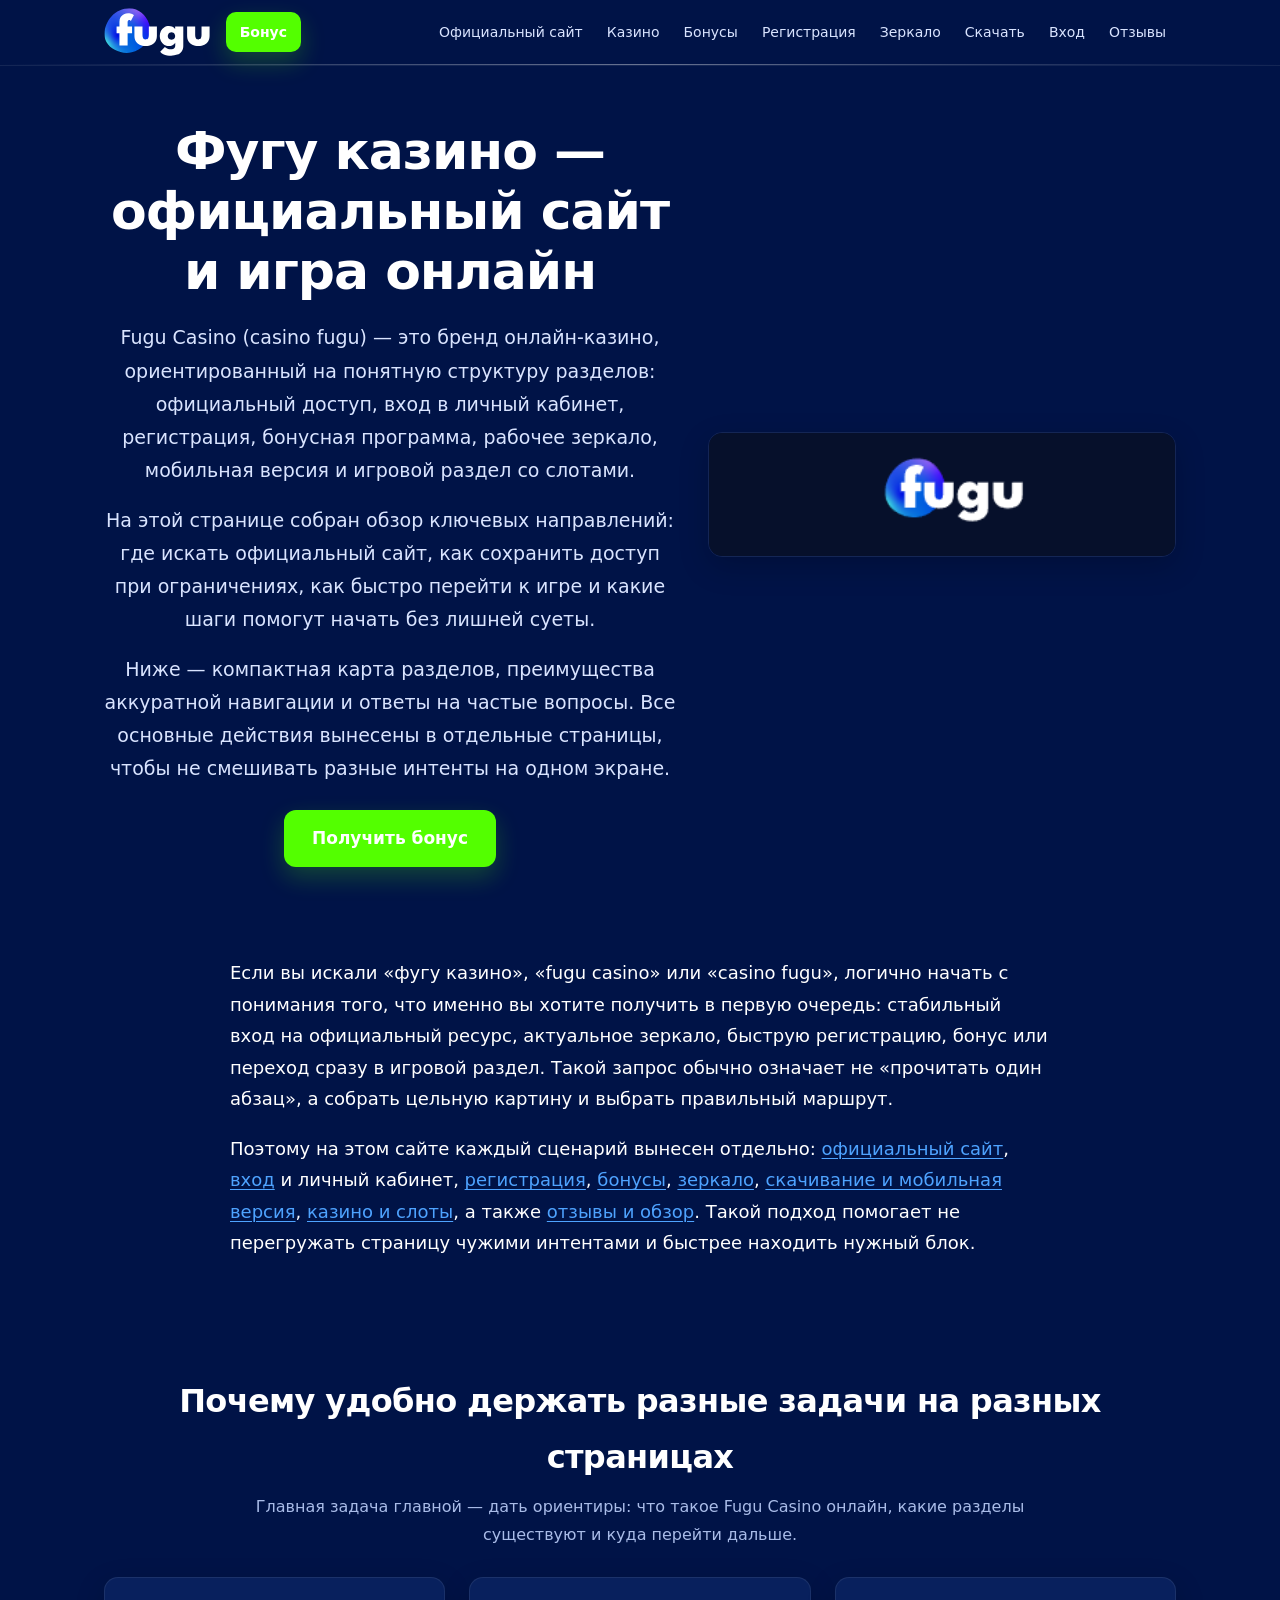
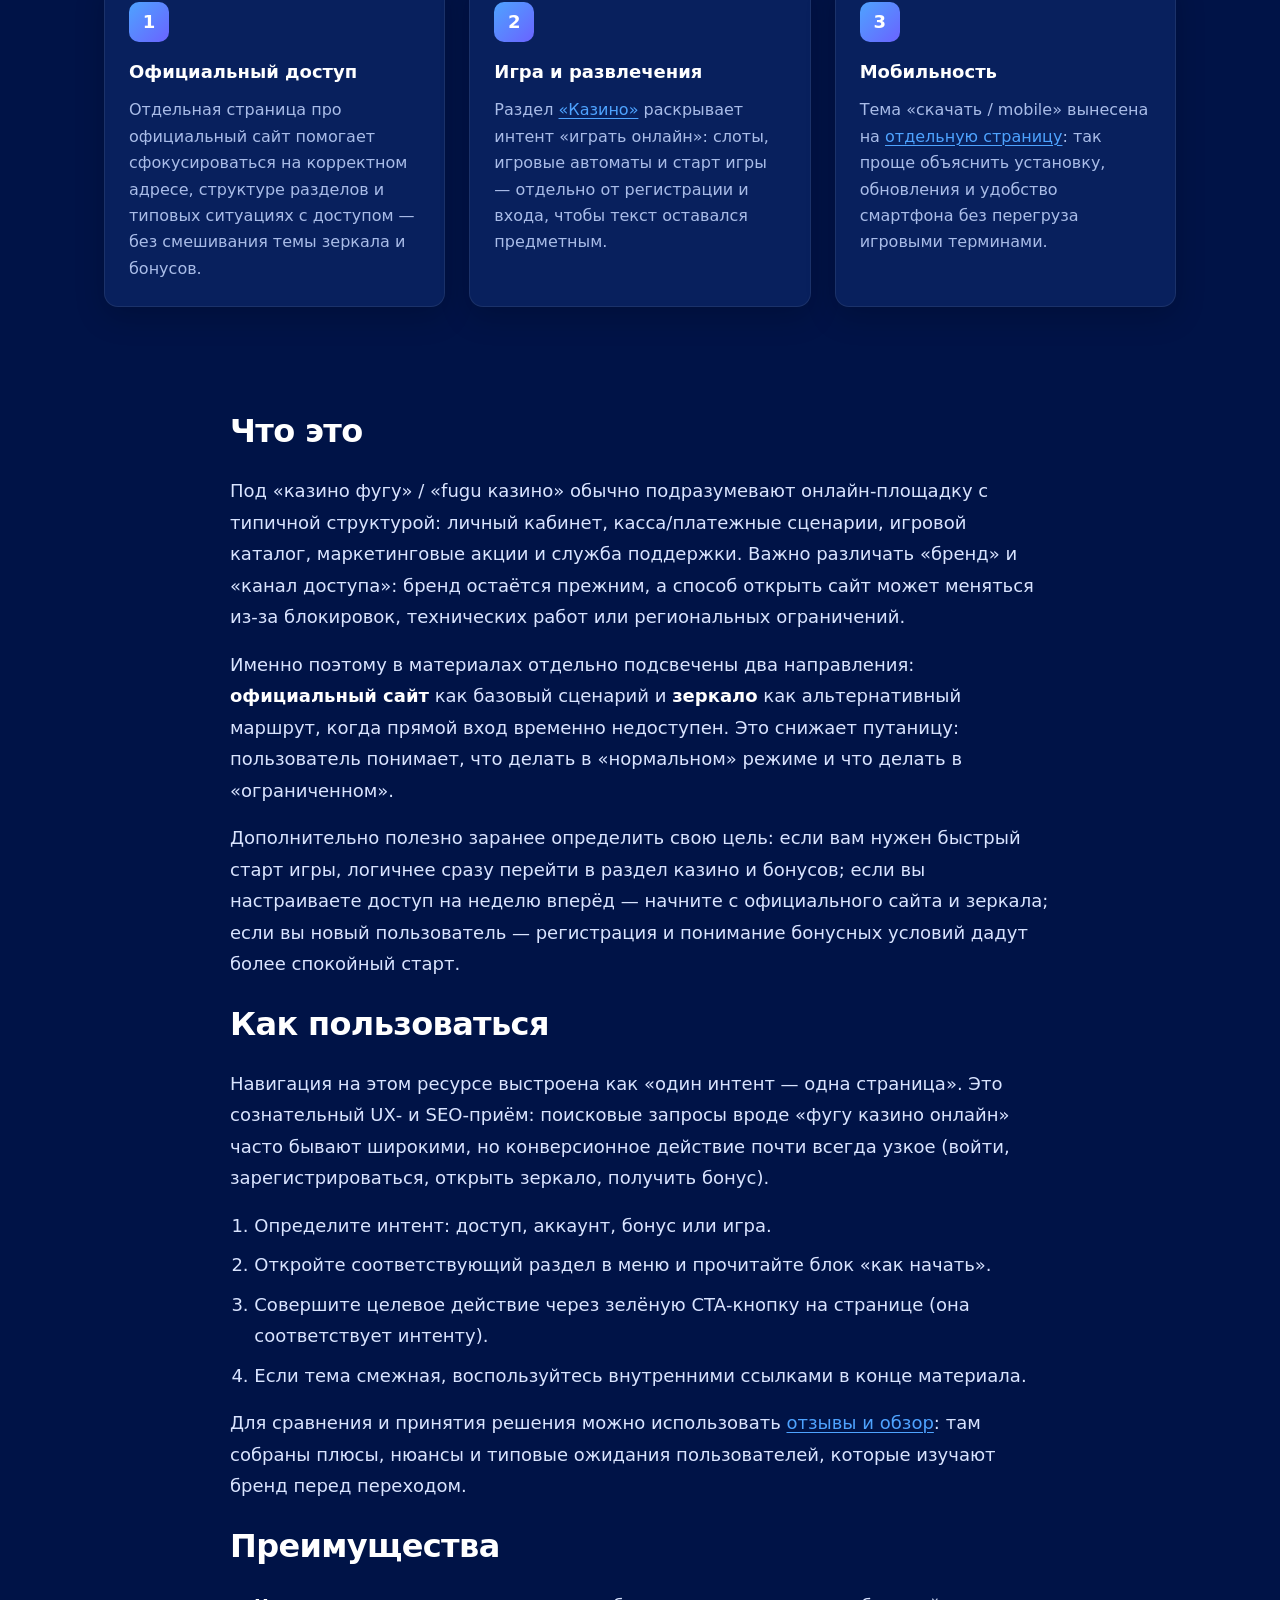
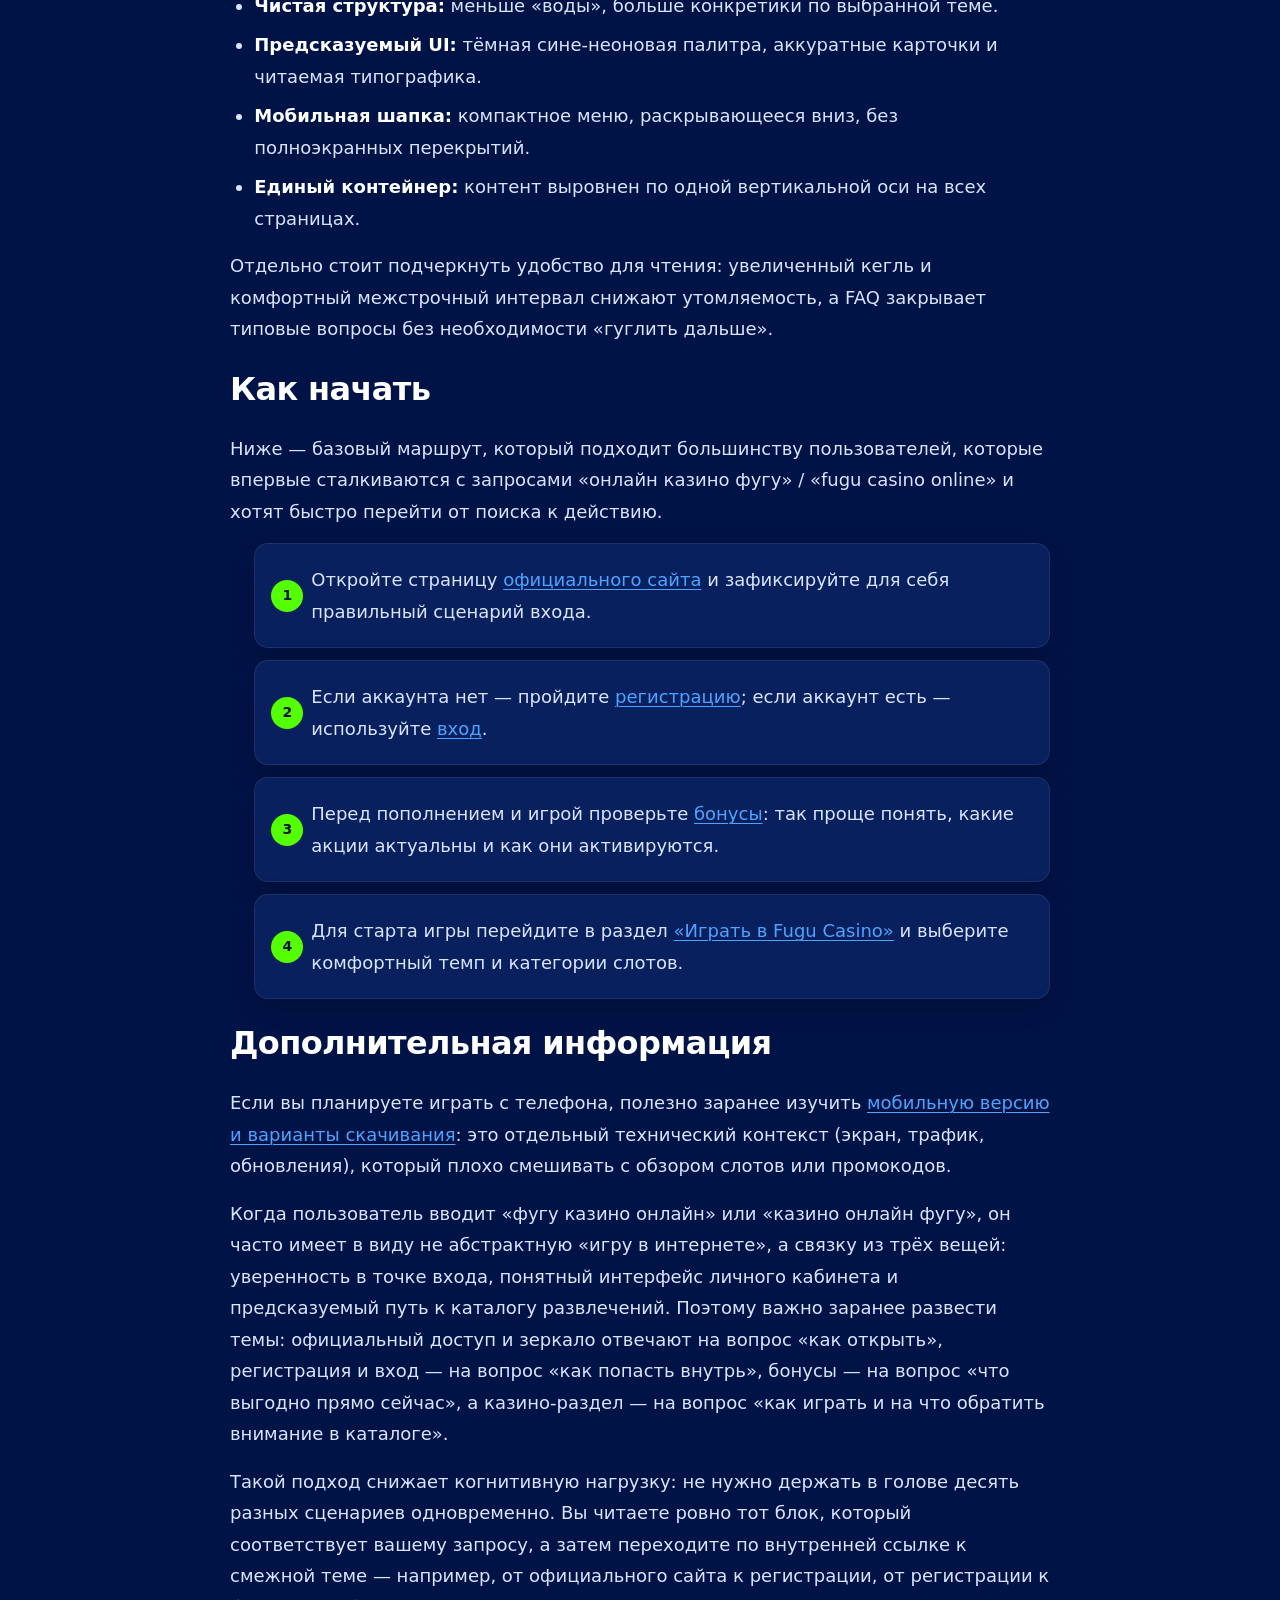
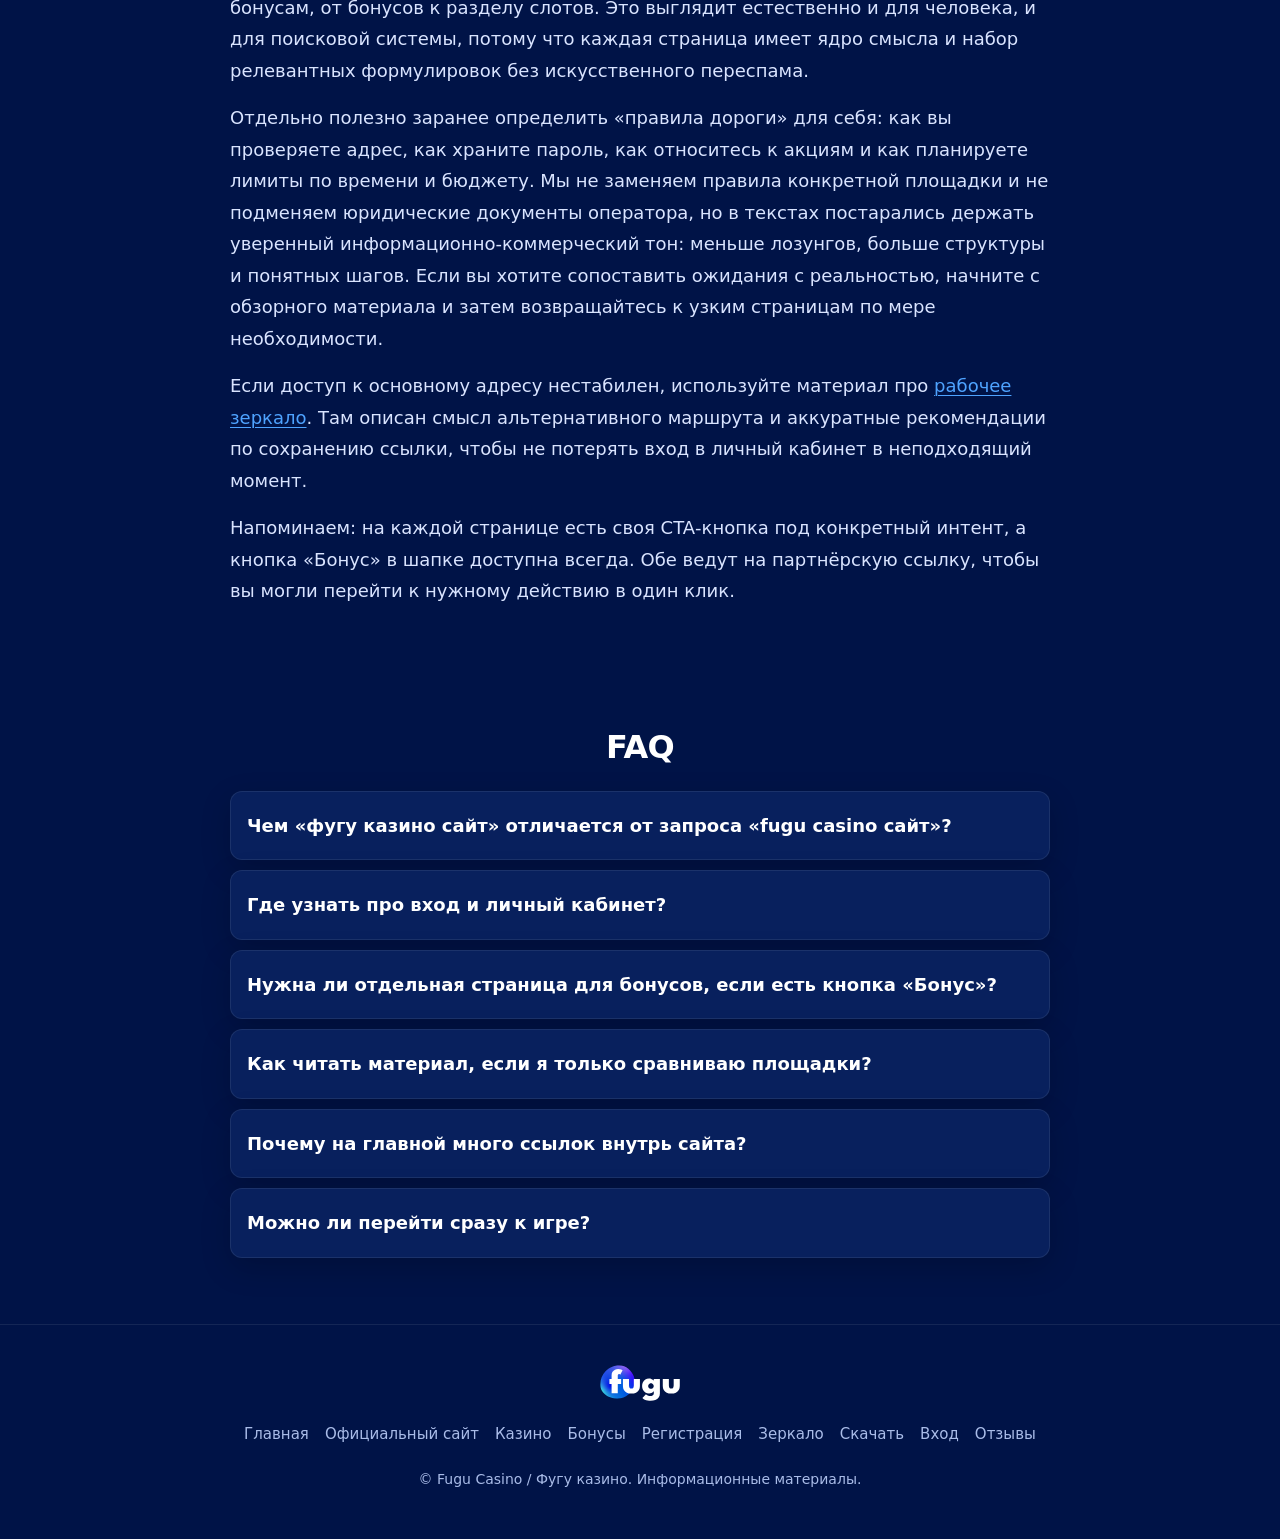
<file: index.html>
<!DOCTYPE html>
<html lang="ru">
  <head>
    <meta charset="utf-8" />
    <meta name="viewport" content="width=device-width, initial-scale=1" />
    <title>Фугу казино — официальный сайт, бонусы и игра онлайн</title>
    <meta
      name="description"
      content="Фугу казино (Fugu Casino, casino fugu): официальный сайт, вход, регистрация, бонусы, зеркало и мобильная версия. Обзор разделов и быстрый старт игры онлайн."
    />
    <link rel="canonical" href="https://fugu-casino.vercel.app/index.html" />
    <meta property="og:type" content="website" />
    <meta property="og:title" content="Фугу казино — официальный сайт, бонусы и игра онлайн" />
    <meta
      property="og:description"
      content="Fugu Casino: официальный сайт, вход, регистрация, бонусы, зеркало и раздел казино. Удобная навигация и быстрый доступ к основным разделам."
    />
    <meta property="og:url" content="https://fugu-casino.vercel.app/index.html" />
    <meta property="og:image" content="https://fugu-casino.vercel.app/banner.png" />
    <meta property="og:locale" content="ru_RU" />
    <link rel="stylesheet" href="style.css" />
  </head>
  <body>
    <header class="site-header">
      <div class="container header-inner">
        <div class="header-row">
          <a class="logo-link" href="index.html">
            <img src="logo.svg" alt="Fugu Casino — логотип Фугу казино" width="180" height="48" />
          </a>
          <a
            class="btn-bonus-header"
            href="https://lkhq.cc/f196"
            rel="nofollow sponsored noopener noreferrer"
            target="_blank"
            >Бонус</a
          >
          <div class="header-end">
            <nav class="nav-desktop" aria-label="Основное меню">
              <a href="official-site.html">Официальный сайт</a>
              <a href="casino.html">Казино</a>
              <a href="bonus.html">Бонусы</a>
              <a href="registration.html">Регистрация</a>
              <a href="zerkalo.html">Зеркало</a>
              <a href="download.html">Скачать</a>
              <a href="login.html">Вход</a>
              <a href="reviews.html">Отзывы</a>
            </nav>
            <button
              type="button"
              class="nav-toggle"
              aria-controls="nav-mobile"
              aria-expanded="false"
              aria-label="Меню"
            >
              <span class="sr-only">Открыть меню</span>
              <span></span><span></span><span></span>
            </button>
          </div>
        </div>
        <div class="header-mobile-panel" id="nav-mobile">
          <nav class="nav-mobile-inner" aria-label="Мобильное меню">
            <a href="official-site.html">Официальный сайт</a>
            <a href="casino.html">Казино</a>
            <a href="bonus.html">Бонусы</a>
            <a href="registration.html">Регистрация</a>
            <a href="zerkalo.html">Зеркало</a>
            <a href="download.html">Скачать</a>
            <a href="login.html">Вход</a>
            <a href="reviews.html">Отзывы</a>
          </nav>
        </div>
      </div>
      <div class="header-glow" aria-hidden="true"></div>
    </header>

    <main class="site-main">
      <section class="hero-section">
        <div class="container">
          <div class="hero-grid">
            <div class="hero-col hero-col--text">
              <div class="text-wrap">
                <h1>Фугу казино — официальный сайт и игра онлайн</h1>
                <p class="lead">
                  Fugu Casino (casino fugu) — это бренд онлайн‑казино, ориентированный на понятную структуру разделов: официальный доступ, вход в личный кабинет, регистрация, бонусная программа, рабочее зеркало, мобильная версия и игровой раздел со слотами.
                </p>
                <p class="lead">
                  На этой странице собран обзор ключевых направлений: где искать официальный сайт, как сохранить доступ при ограничениях, как быстро перейти к игре и какие шаги помогут начать без лишней суеты.
                </p>
                <p class="lead">
                  Ниже — компактная карта разделов, преимущества аккуратной навигации и ответы на частые вопросы. Все основные действия вынесены в отдельные страницы, чтобы не смешивать разные интенты на одном экране.
                </p>
                <div class="hero-cta-row">
                  <a
                    class="btn-cta"
                    href="https://lkhq.cc/f196"
                    rel="nofollow sponsored noopener noreferrer"
                    target="_blank"
                    >Получить бонус</a
                  >
                </div>
              </div>
            </div>
            <div class="hero-col hero-col--media">
              <a
                class="hero-banner-link"
                href="https://lkhq.cc/f196"
                rel="nofollow sponsored noopener noreferrer"
                target="_blank"
              >
                <img
                  src="banner.png"
                  alt="Fugu Casino — официальный сайт, бонусы, вход и доступ к основным разделам"
                  width="640"
                  height="360"
                  loading="eager"
                  decoding="async"
                />
              </a>
            </div>
          </div>
        </div>
      </section>

      <section class="content-section content-section--tight">
        <div class="container">
          <div class="text-wrap">
            <p>
              Если вы искали «фугу казино», «fugu casino» или «casino fugu», логично начать с понимания того, что именно вы хотите получить в первую очередь: стабильный вход на официальный ресурс, актуальное зеркало, быструю регистрацию, бонус или переход сразу в игровой раздел. Такой запрос обычно означает не «прочитать один абзац», а собрать цельную картину и выбрать правильный маршрут.
            </p>
            <p>
              Поэтому на этом сайте каждый сценарий вынесен отдельно: <a href="official-site.html">официальный сайт</a>, <a href="login.html">вход</a> и личный кабинет, <a href="registration.html">регистрация</a>, <a href="bonus.html">бонусы</a>, <a href="zerkalo.html">зеркало</a>, <a href="download.html">скачивание и мобильная версия</a>, <a href="casino.html">казино и слоты</a>, а также <a href="reviews.html">отзывы и обзор</a>. Такой подход помогает не перегружать страницу чужими интентами и быстрее находить нужный блок.
            </p>
          </div>
        </div>
      </section>

      <section class="content-section">
        <div class="container">
          <div class="section-title-wrap">
            <h2>Почему удобно держать разные задачи на разных страницах</h2>
            <p class="text-muted">
              Главная задача главной — дать ориентиры: что такое Fugu Casino онлайн, какие разделы существуют и куда перейти дальше.
            </p>
          </div>
          <div class="cards-grid">
            <article class="card">
              <div class="card-icon">1</div>
              <h3>Официальный доступ</h3>
              <p>
                Отдельная страница про официальный сайт помогает сфокусироваться на корректном адресе, структуре разделов и типовых ситуациях с доступом — без смешивания темы зеркала и бонусов.
              </p>
            </article>
            <article class="card">
              <div class="card-icon">2</div>
              <h3>Игра и развлечения</h3>
              <p>
                Раздел <a href="casino.html">«Казино»</a> раскрывает интент «играть онлайн»: слоты, игровые автоматы и старт игры — отдельно от регистрации и входа, чтобы текст оставался предметным.
              </p>
            </article>
            <article class="card">
              <div class="card-icon">3</div>
              <h3>Мобильность</h3>
              <p>
                Тема «скачать / mobile» вынесена на <a href="download.html">отдельную страницу</a>: так проще объяснить установку, обновления и удобство смартфона без перегруза игровыми терминами.
              </p>
            </article>
          </div>
        </div>
      </section>

      <section class="content-section">
        <div class="container">
          <div class="text-wrap">
            <div class="prose">
          <h2>Что это</h2>
          <p>
            Под «казино фугу» / «fugu казино» обычно подразумевают онлайн‑площадку с типичной структурой: личный кабинет, касса/платежные сценарии, игровой каталог, маркетинговые акции и служба поддержки. Важно различать «бренд» и «канал доступа»: бренд остаётся прежним, а способ открыть сайт может меняться из‑за блокировок, технических работ или региональных ограничений.
          </p>
          <p>
            Именно поэтому в материалах отдельно подсвечены два направления: <strong>официальный сайт</strong> как базовый сценарий и <strong>зеркало</strong> как альтернативный маршрут, когда прямой вход временно недоступен. Это снижает путаницу: пользователь понимает, что делать в «нормальном» режиме и что делать в «ограниченном».
          </p>
          <p>
            Дополнительно полезно заранее определить свою цель: если вам нужен быстрый старт игры, логичнее сразу перейти в раздел казино и бонусов; если вы настраиваете доступ на неделю вперёд — начните с официального сайта и зеркала; если вы новый пользователь — регистрация и понимание бонусных условий дадут более спокойный старт.
          </p>

          <h2>Как пользоваться</h2>
          <p>
            Навигация на этом ресурсе выстроена как «один интент — одна страница». Это сознательный UX‑ и SEO‑приём: поисковые запросы вроде «фугу казино онлайн» часто бывают широкими, но конверсионное действие почти всегда узкое (войти, зарегистрироваться, открыть зеркало, получить бонус).
          </p>
          <ol>
            <li>Определите интент: доступ, аккаунт, бонус или игра.</li>
            <li>Откройте соответствующий раздел в меню и прочитайте блок «как начать».</li>
            <li>Совершите целевое действие через зелёную CTA‑кнопку на странице (она соответствует интенту).</li>
            <li>Если тема смежная, воспользуйтесь внутренними ссылками в конце материала.</li>
          </ol>
          <p>
            Для сравнения и принятия решения можно использовать <a href="reviews.html">отзывы и обзор</a>: там собраны плюсы, нюансы и типовые ожидания пользователей, которые изучают бренд перед переходом.
          </p>

          <h2>Преимущества</h2>
          <ul>
            <li><strong>Чистая структура:</strong> меньше «воды», больше конкретики по выбранной теме.</li>
            <li><strong>Предсказуемый UI:</strong> тёмная сине‑неоновая палитра, аккуратные карточки и читаемая типографика.</li>
            <li><strong>Мобильная шапка:</strong> компактное меню, раскрывающееся вниз, без полноэкранных перекрытий.</li>
            <li><strong>Единый контейнер:</strong> контент выровнен по одной вертикальной оси на всех страницах.</li>
          </ul>
          <p>
            Отдельно стоит подчеркнуть удобство для чтения: увеличенный кегль и комфортный межстрочный интервал снижают утомляемость, а FAQ закрывает типовые вопросы без необходимости «гуглить дальше».
          </p>

          <h2>Как начать</h2>
          <p>
            Ниже — базовый маршрут, который подходит большинству пользователей, которые впервые сталкиваются с запросами «онлайн казино фугу» / «fugu casino online» и хотят быстро перейти от поиска к действию.
          </p>
          <ol class="steps">
            <li>Откройте страницу <a href="official-site.html">официального сайта</a> и зафиксируйте для себя правильный сценарий входа.</li>
            <li>Если аккаунта нет — пройдите <a href="registration.html">регистрацию</a>; если аккаунт есть — используйте <a href="login.html">вход</a>.</li>
            <li>Перед пополнением и игрой проверьте <a href="bonus.html">бонусы</a>: так проще понять, какие акции актуальны и как они активируются.</li>
            <li>Для старта игры перейдите в раздел <a href="casino.html">«Играть в Fugu Casino»</a> и выберите комфортный темп и категории слотов.</li>
          </ol>

          <h2>Дополнительная информация</h2>
          <p>
            Если вы планируете играть с телефона, полезно заранее изучить <a href="download.html">мобильную версию и варианты скачивания</a>: это отдельный технический контекст (экран, трафик, обновления), который плохо смешивать с обзором слотов или промокодов.
          </p>
          <p>
            Когда пользователь вводит «фугу казино онлайн» или «казино онлайн фугу», он часто имеет в виду не абстрактную «игру в интернете», а связку из трёх вещей: уверенность в точке входа, понятный интерфейс личного кабинета и предсказуемый путь к каталогу развлечений. Поэтому важно заранее развести темы: официальный доступ и зеркало отвечают на вопрос «как открыть», регистрация и вход — на вопрос «как попасть внутрь», бонусы — на вопрос «что выгодно прямо сейчас», а казино‑раздел — на вопрос «как играть и на что обратить внимание в каталоге».
          </p>
          <p>
            Такой подход снижает когнитивную нагрузку: не нужно держать в голове десять разных сценариев одновременно. Вы читаете ровно тот блок, который соответствует вашему запросу, а затем переходите по внутренней ссылке к смежной теме — например, от официального сайта к регистрации, от регистрации к бонусам, от бонусов к разделу слотов. Это выглядит естественно и для человека, и для поисковой системы, потому что каждая страница имеет ядро смысла и набор релевантных формулировок без искусственного переспама.
          </p>
          <p>
            Отдельно полезно заранее определить «правила дороги» для себя: как вы проверяете адрес, как храните пароль, как относитесь к акциям и как планируете лимиты по времени и бюджету. Мы не заменяем правила конкретной площадки и не подменяем юридические документы оператора, но в текстах постарались держать уверенный информационно‑коммерческий тон: меньше лозунгов, больше структуры и понятных шагов. Если вы хотите сопоставить ожидания с реальностью, начните с обзорного материала и затем возвращайтесь к узким страницам по мере необходимости.
          </p>
          <p>
            Если доступ к основному адресу нестабилен, используйте материал про <a href="zerkalo.html">рабочее зеркало</a>. Там описан смысл альтернативного маршрута и аккуратные рекомендации по сохранению ссылки, чтобы не потерять вход в личный кабинет в неподходящий момент.
          </p>
          <p>
            Напоминаем: на каждой странице есть своя CTA‑кнопка под конкретный интент, а кнопка «Бонус» в шапке доступна всегда. Обе ведут на партнёрскую ссылку, чтобы вы могли перейти к нужному действию в один клик.
          </p>
            </div>
          </div>
        </div>
      </section>

      <section class="faq-section">
        <div class="container">
          <div class="text-wrap">
          <h2>FAQ</h2>
          <div class="faq">
            <details>
              <summary>Чем «фугу казино сайт» отличается от запроса «fugu casino сайт»?</summary>
              <p>
                Смысл один и тот же: пользователь ищет официальную точку входа и структуру разделов. Разница только в языке и написании бренда, поэтому на этом ресурсе используются обе формы — без дублирования одинаковых абзацев на разных URL.
              </p>
            </details>
            <details>
              <summary>Где узнать про вход и личный кабинет?</summary>
              <p>
                Вся тема авторизации вынесена на страницу <a href="login.html">«Вход в Fugu Casino»</a>: там описаны типовые шаги, ошибки и способы восстановить доступ к аккаунту.
              </p>
            </details>
            <details>
              <summary>Нужна ли отдельная страница для бонусов, если есть кнопка «Бонус»?</summary>
              <p>
                Да: кнопка решает задачу «быстро перейти», а страница <a href="bonus.html">«Бонусы»</a> раскрывает интент запросов вроде «фриспины» и «промокод» спокойным текстом и списками.
              </p>
            </details>
            <details>
              <summary>Как читать материал, если я только сравниваю площадки?</summary>
              <p>
                Начните с <a href="reviews.html">отзывов и обзора</a>, затем вернитесь к официальному сайту и разделу казино. Так вы сначала формируете критерии, потом проверяете конкретику.
              </p>
            </details>
            <details>
              <summary>Почему на главной много ссылок внутрь сайта?</summary>
              <p>
                Внутренняя перелинковка помогает пользователю и поисковой системе понять иерархию: главная даёт карту, а детальные страницы закрывают узкие кластеры запросов без смешивания тем.
              </p>
            </details>
            <details>
              <summary>Можно ли перейти сразу к игре?</summary>
              <p>
                Да: откройте <a href="casino.html">страницу казино</a> и используйте CTA «Играть». Если вы новичок, всё равно рекомендуем заранее пройти регистрацию и прочитать бонусный раздел — это экономит время позже.
              </p>
            </details>
          </div>
          </div>
        </div>
      </section>
    </main>

    <footer class="site-footer">
      <div class="container footer-inner">
        <a class="footer-logo" href="index.html">
          <img src="logo.svg" alt="Fugu Casino" width="140" height="40" />
        </a>
        <nav class="footer-nav" aria-label="Нижнее меню">
          <a href="index.html">Главная</a>
          <a href="official-site.html">Официальный сайт</a>
          <a href="casino.html">Казино</a>
          <a href="bonus.html">Бонусы</a>
          <a href="registration.html">Регистрация</a>
          <a href="zerkalo.html">Зеркало</a>
          <a href="download.html">Скачать</a>
          <a href="login.html">Вход</a>
          <a href="reviews.html">Отзывы</a>
        </nav>
        <p class="footer-copy">© Fugu Casino / Фугу казино. Информационные материалы.</p>
      </div>
    </footer>
    <script src="script.js"></script>
  </body>
</html>
</file>
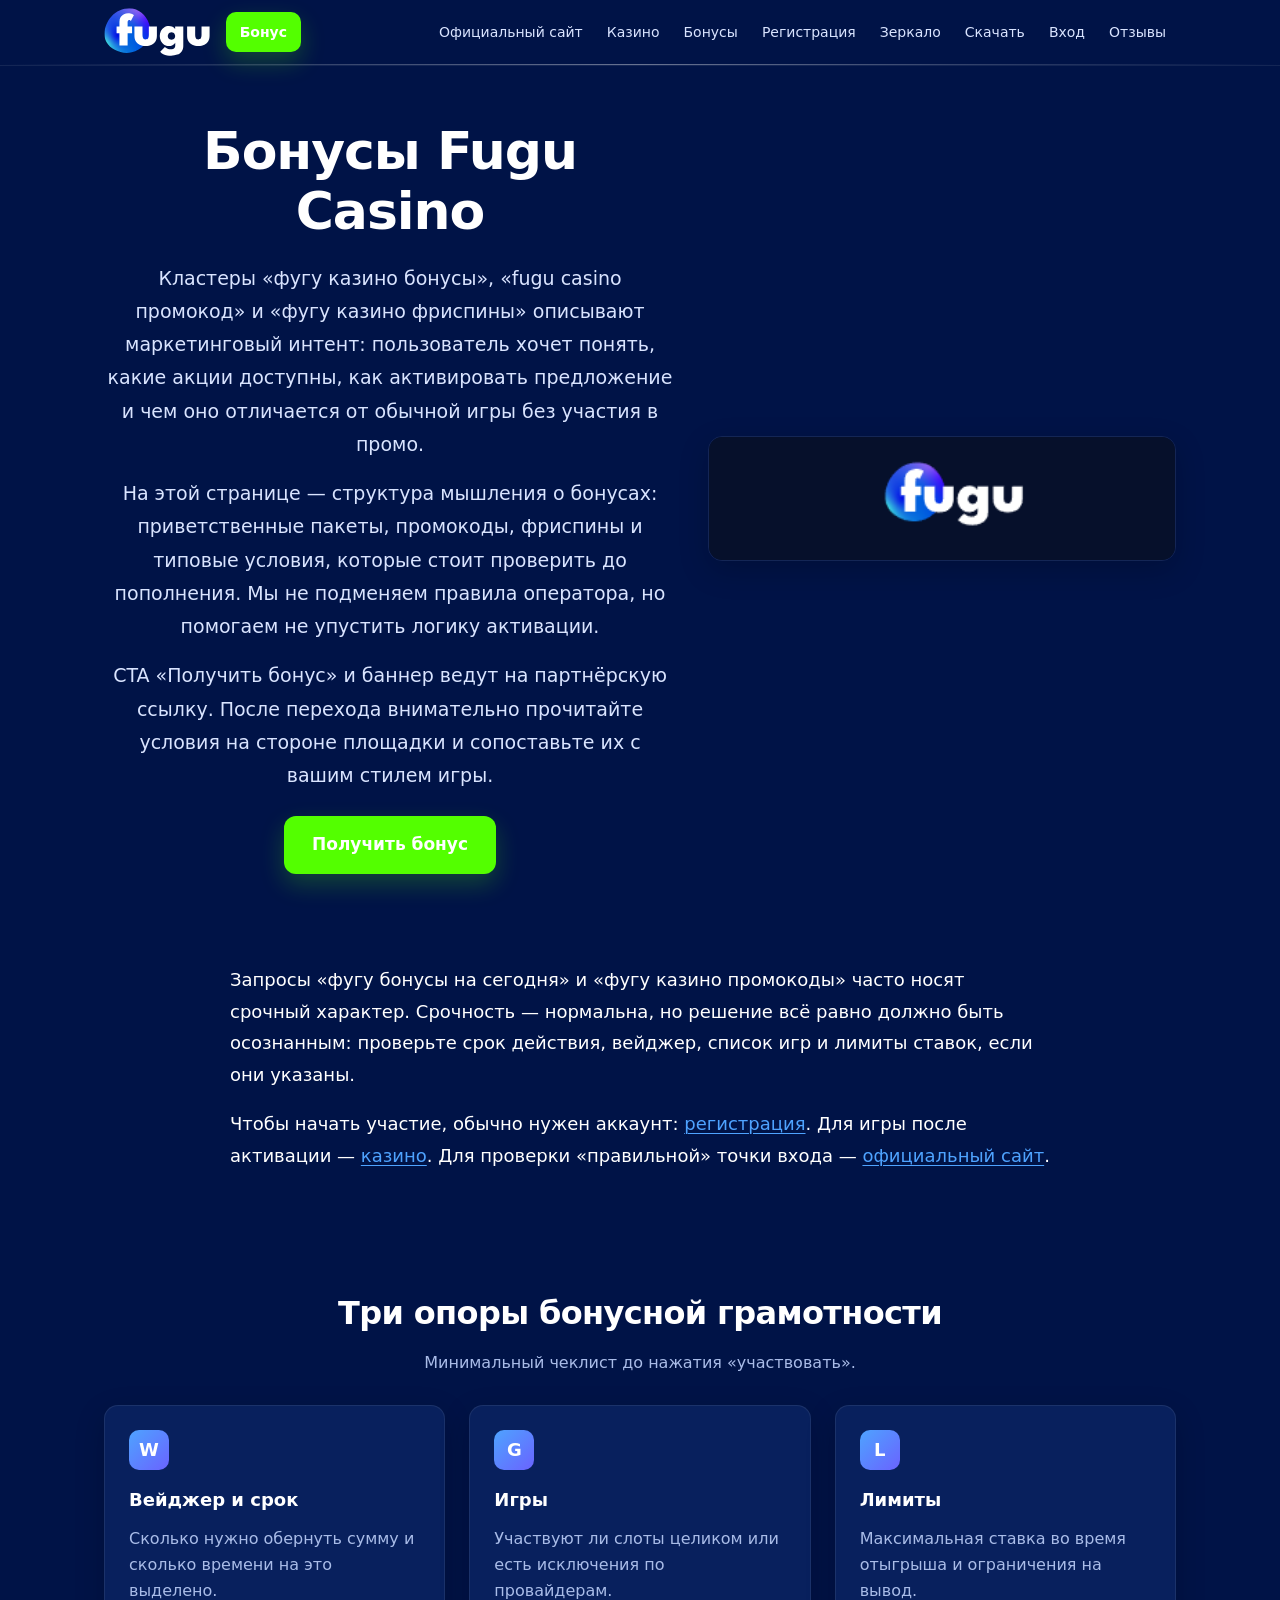
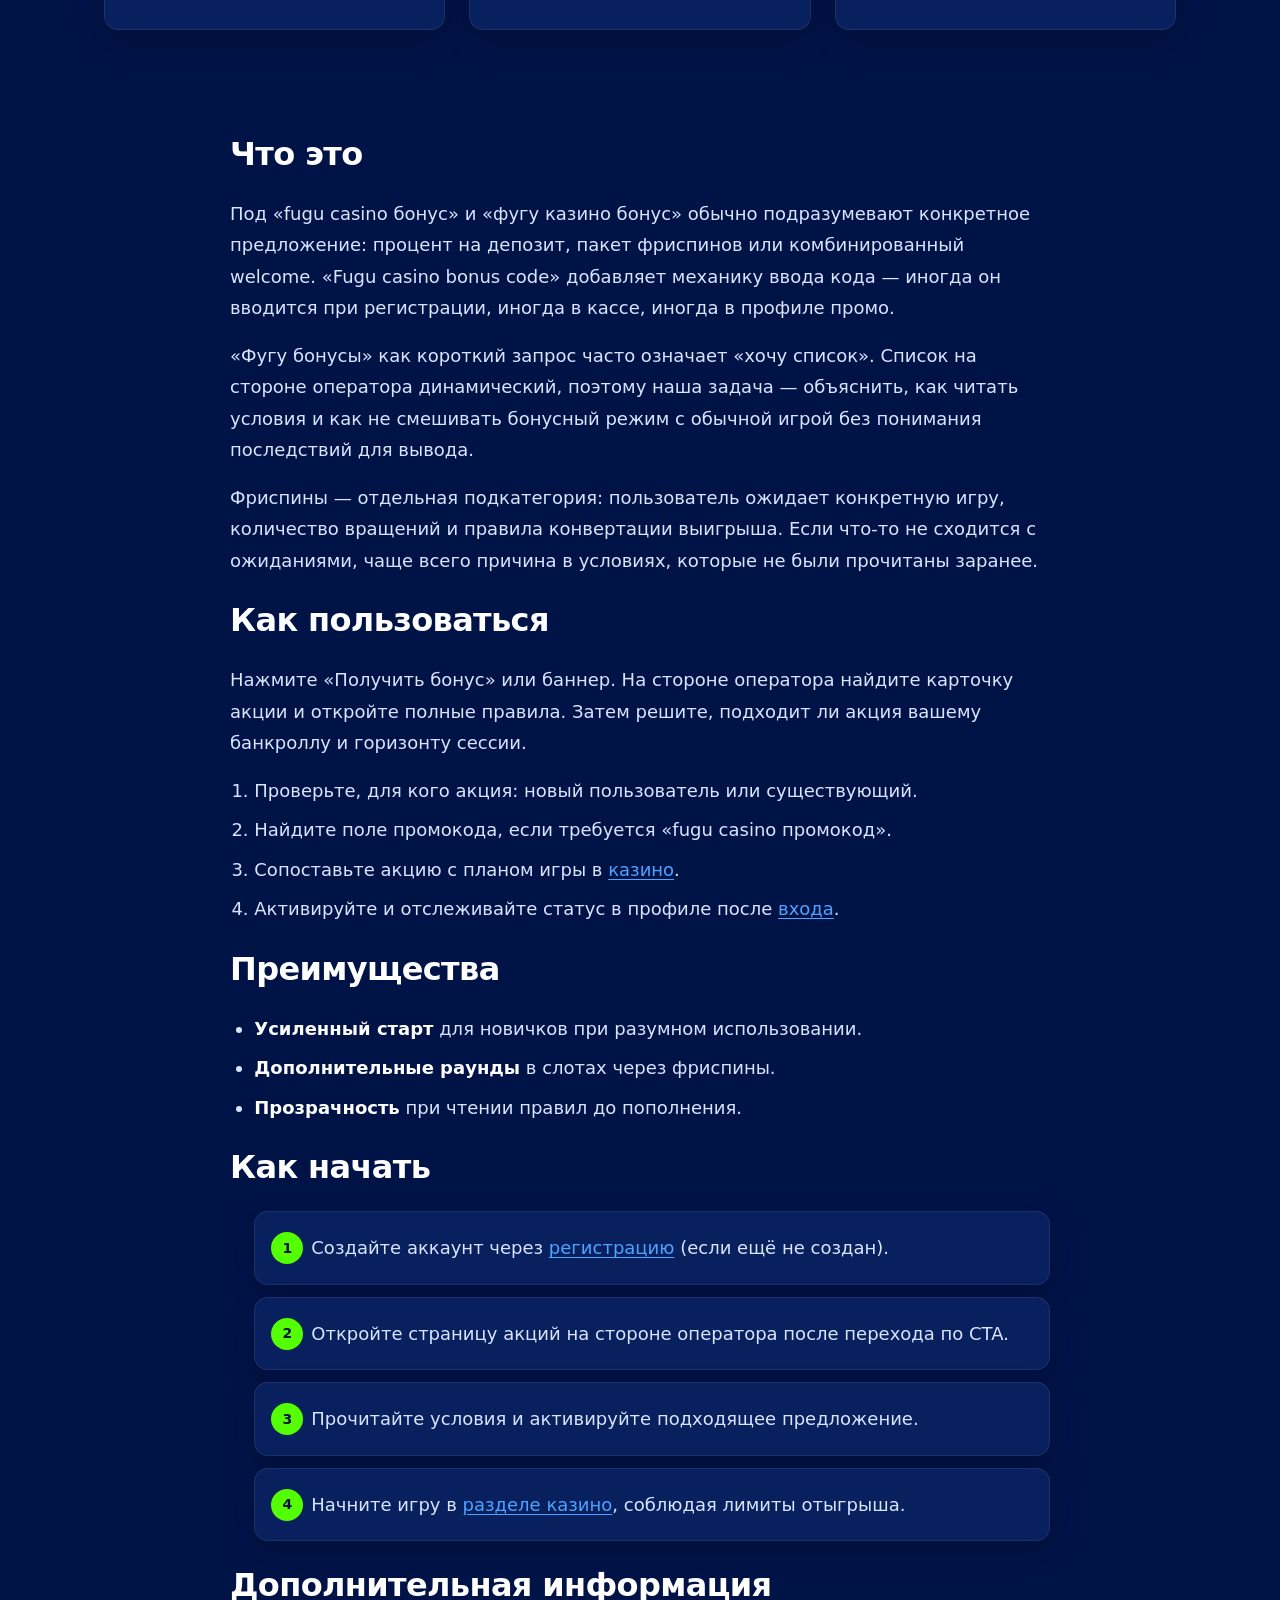
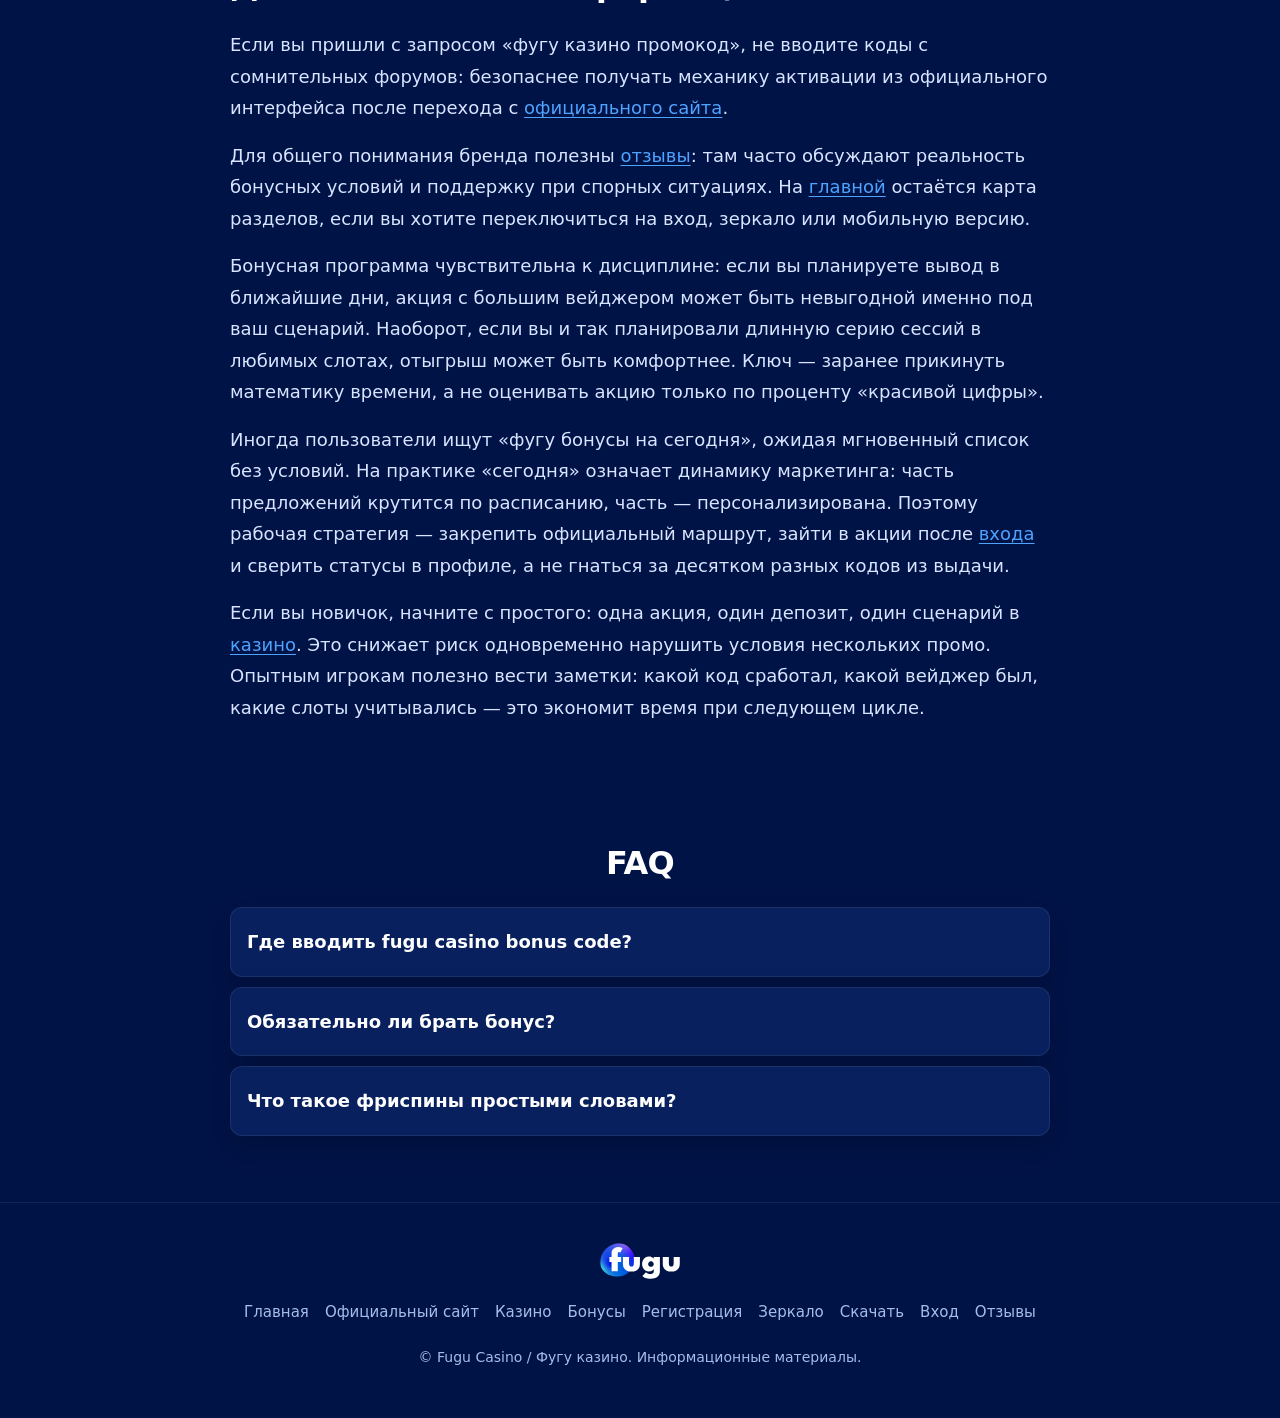
<file: bonus.html>
<!DOCTYPE html>
<html lang="ru">
  <head>
    <meta charset="utf-8" />
    <meta name="viewport" content="width=device-width, initial-scale=1" />
    <title>Бонусы Fugu Casino — промокоды, фриспины и акции</title>
    <meta
      name="description"
      content="Фугу казино бонусы и fugu casino промокод: приветственные предложения, фриспины, активация. Связка с регистрацией, казино и официальным сайтом без смешивания зеркала и входа."
    />
    <link rel="canonical" href="https://fugu-casino.vercel.app/bonus.html" />
    <meta property="og:type" content="website" />
    <meta property="og:title" content="Бонусы Fugu Casino — промокоды, фриспины и акции" />
    <meta property="og:description" content="Fugu casino bonus code и фугу бонусы на сегодня: структура акций, промокоды и фриспины в отдельном интенте." />
    <meta property="og:url" content="https://fugu-casino.vercel.app/bonus.html" />
    <meta property="og:image" content="https://fugu-casino.vercel.app/banner.png" />
    <meta property="og:locale" content="ru_RU" />
    <link rel="stylesheet" href="style.css" />
  </head>
  <body>
    <header class="site-header">
      <div class="container header-inner">
        <div class="header-row">
          <a class="logo-link" href="index.html">
            <img src="logo.svg" alt="Fugu Casino — логотип Фугу казино" width="180" height="48" />
          </a>
          <a
            class="btn-bonus-header"
            href="https://lkhq.cc/f196"
            rel="nofollow sponsored noopener noreferrer"
            target="_blank"
            >Бонус</a
          >
          <div class="header-end">
            <nav class="nav-desktop" aria-label="Основное меню">
              <a href="official-site.html">Официальный сайт</a>
              <a href="casino.html">Казино</a>
              <a href="bonus.html">Бонусы</a>
              <a href="registration.html">Регистрация</a>
              <a href="zerkalo.html">Зеркало</a>
              <a href="download.html">Скачать</a>
              <a href="login.html">Вход</a>
              <a href="reviews.html">Отзывы</a>
            </nav>
            <button
              type="button"
              class="nav-toggle"
              aria-controls="nav-mobile"
              aria-expanded="false"
              aria-label="Меню"
            >
              <span class="sr-only">Открыть меню</span>
              <span></span><span></span><span></span>
            </button>
          </div>
        </div>
        <div class="header-mobile-panel" id="nav-mobile">
          <nav class="nav-mobile-inner" aria-label="Мобильное меню">
            <a href="official-site.html">Официальный сайт</a>
            <a href="casino.html">Казино</a>
            <a href="bonus.html">Бонусы</a>
            <a href="registration.html">Регистрация</a>
            <a href="zerkalo.html">Зеркало</a>
            <a href="download.html">Скачать</a>
            <a href="login.html">Вход</a>
            <a href="reviews.html">Отзывы</a>
          </nav>
        </div>
      </div>
      <div class="header-glow" aria-hidden="true"></div>
    </header>

    <main class="site-main">
      <section class="hero-section">
        <div class="container">
          <div class="hero-grid">
            <div class="hero-col hero-col--text">
              <div class="text-wrap">

              <h1>Бонусы Fugu Casino</h1>
              <p class="lead">
                Кластеры «фугу казино бонусы», «fugu casino промокод» и «фугу казино фриспины» описывают маркетинговый интент: пользователь хочет понять, какие акции доступны, как активировать предложение и чем оно отличается от обычной игры без участия в промо.
              </p>
              <p class="lead">
                На этой странице — структура мышления о бонусах: приветственные пакеты, промокоды, фриспины и типовые условия, которые стоит проверить до пополнения. Мы не подменяем правила оператора, но помогаем не упустить логику активации.
              </p>
              <p class="lead">
                CTA «Получить бонус» и баннер ведут на партнёрскую ссылку. После перехода внимательно прочитайте условия на стороне площадки и сопоставьте их с вашим стилем игры.
              </p>
              <div class="hero-cta-row">
                <a class="btn-cta" href="https://lkhq.cc/f196" rel="nofollow sponsored noopener noreferrer" target="_blank">Получить бонус</a>
              </div>
              </div>
            </div>
            <div class="hero-col hero-col--media">
              <a class="hero-banner-link" href="https://lkhq.cc/f196" rel="nofollow sponsored noopener noreferrer" target="_blank">
              <img
                src="banner.png"
                alt="Fugu Casino — официальный сайт, бонусы, вход и доступ к основным разделам"
                width="640"
                height="360"
                loading="eager"
                decoding="async"
              />
            </a>
            </div>
          </div>
        </div>
      </section>

      <section class="content-section content-section--tight">
        <div class="container">
          <div class="text-wrap">
          <p>
            Запросы «фугу бонусы на сегодня» и «фугу казино промокоды» часто носят срочный характер. Срочность — нормальна, но решение всё равно должно быть осознанным: проверьте срок действия, вейджер, список игр и лимиты ставок, если они указаны.
          </p>
          <p>
            Чтобы начать участие, обычно нужен аккаунт: <a href="registration.html">регистрация</a>. Для игры после активации — <a href="casino.html">казино</a>. Для проверки «правильной» точки входа — <a href="official-site.html">официальный сайт</a>.
          </p>
          </div>
        </div>
      </section>

      <section class="content-section">
        <div class="container">
          <div class="section-title-wrap">
            <h2>Три опоры бонусной грамотности</h2>
            <p class="text-muted">Минимальный чеклист до нажатия «участвовать».</p>
          </div>
          <div class="cards-grid">
            <article class="card">
              <div class="card-icon">W</div>
              <h3>Вейджер и срок</h3>
              <p>Сколько нужно обернуть сумму и сколько времени на это выделено.</p>
            </article>
            <article class="card">
              <div class="card-icon">G</div>
              <h3>Игры</h3>
              <p>Участвуют ли слоты целиком или есть исключения по провайдерам.</p>
            </article>
            <article class="card">
              <div class="card-icon">L</div>
              <h3>Лимиты</h3>
              <p>Максимальная ставка во время отыгрыша и ограничения на вывод.</p>
            </article>
          </div>
        </div>
      </section>

      <section class="content-section">
        <div class="container">
          <div class="text-wrap">
            <div class="prose">
          <h2>Что это</h2>
          <p>
            Под «fugu casino бонус» и «фугу казино бонус» обычно подразумевают конкретное предложение: процент на депозит, пакет фриспинов или комбинированный welcome. «Fugu casino bonus code» добавляет механику ввода кода — иногда он вводится при регистрации, иногда в кассе, иногда в профиле промо.
          </p>
          <p>
            «Фугу бонусы» как короткий запрос часто означает «хочу список». Список на стороне оператора динамический, поэтому наша задача — объяснить, как читать условия и как не смешивать бонусный режим с обычной игрой без понимания последствий для вывода.
          </p>
          <p>
            Фриспины — отдельная подкатегория: пользователь ожидает конкретную игру, количество вращений и правила конвертации выигрыша. Если что‑то не сходится с ожиданиями, чаще всего причина в условиях, которые не были прочитаны заранее.
          </p>

          <h2>Как пользоваться</h2>
          <p>
            Нажмите «Получить бонус» или баннер. На стороне оператора найдите карточку акции и откройте полные правила. Затем решите, подходит ли акция вашему банкроллу и горизонту сессии.
          </p>
          <ol>
            <li>Проверьте, для кого акция: новый пользователь или существующий.</li>
            <li>Найдите поле промокода, если требуется «fugu casino промокод».</li>
            <li>Сопоставьте акцию с планом игры в <a href="casino.html">казино</a>.</li>
            <li>Активируйте и отслеживайте статус в профиле после <a href="login.html">входа</a>.</li>
          </ol>

          <h2>Преимущества</h2>
          <ul>
            <li><strong>Усиленный старт</strong> для новичков при разумном использовании.</li>
            <li><strong>Дополнительные раунды</strong> в слотах через фриспины.</li>
            <li><strong>Прозрачность</strong> при чтении правил до пополнения.</li>
          </ul>

          <h2>Как начать</h2>
          <ol class="steps">
            <li>Создайте аккаунт через <a href="registration.html">регистрацию</a> (если ещё не создан).</li>
            <li>Откройте страницу акций на стороне оператора после перехода по CTA.</li>
            <li>Прочитайте условия и активируйте подходящее предложение.</li>
            <li>Начните игру в <a href="casino.html">разделе казино</a>, соблюдая лимиты отыгрыша.</li>
          </ol>

          <h2>Дополнительная информация</h2>
          <p>
            Если вы пришли с запросом «фугу казино промокод», не вводите коды с сомнительных форумов: безопаснее получать механику активации из официального интерфейса после перехода с <a href="official-site.html">официального сайта</a>.
          </p>
          <p>
            Для общего понимания бренда полезны <a href="reviews.html">отзывы</a>: там часто обсуждают реальность бонусных условий и поддержку при спорных ситуациях. На <a href="index.html">главной</a> остаётся карта разделов, если вы хотите переключиться на вход, зеркало или мобильную версию.
          </p>
          <p>
            Бонусная программа чувствительна к дисциплине: если вы планируете вывод в ближайшие дни, акция с большим вейджером может быть невыгодной именно под ваш сценарий. Наоборот, если вы и так планировали длинную серию сессий в любимых слотах, отыгрыш может быть комфортнее. Ключ — заранее прикинуть математику времени, а не оценивать акцию только по проценту «красивой цифры».
          </p>
          <p>
            Иногда пользователи ищут «фугу бонусы на сегодня», ожидая мгновенный список без условий. На практике «сегодня» означает динамику маркетинга: часть предложений крутится по расписанию, часть — персонализирована. Поэтому рабочая стратегия — закрепить официальный маршрут, зайти в акции после <a href="login.html">входа</a> и сверить статусы в профиле, а не гнаться за десятком разных кодов из выдачи.
          </p>
          <p>
            Если вы новичок, начните с простого: одна акция, один депозит, один сценарий в <a href="casino.html">казино</a>. Это снижает риск одновременно нарушить условия нескольких промо. Опытным игрокам полезно вести заметки: какой код сработал, какой вейджер был, какие слоты учитывались — это экономит время при следующем цикле.
          </p>
            </div>
          </div>
        </div>
      </section>

      <section class="faq-section">
        <div class="container">
          <div class="text-wrap">
          <h2>FAQ</h2>
          <div class="faq">
            <details>
              <summary>Где вводить fugu casino bonus code?</summary>
              <p>
                Зависит от правил оператора: часто в регистрации, кассе или разделе промо. Уточняйте в интерфейсе после перехода по CTA, не копируя коды из непроверенных источников.
              </p>
            </details>
            <details>
              <summary>Обязательно ли брать бонус?</summary>
              <p>
                Нет. Иногда игра без промо комфортнее по ограничениям на вывод. Решение индивидуальное.
              </p>
            </details>
            <details>
              <summary>Что такое фриспины простыми словами?</summary>
              <p>
                Это бесплатные вращения в слоте по правилам акции. Итоговые выигрыши могут подпадать под отыгрыш — проверяйте условия.
              </p>
            </details>
          </div>
          </div>
        </div>
      </section>
    </main>

    <footer class="site-footer">
      <div class="container footer-inner">
        <a class="footer-logo" href="index.html"><img src="logo.svg" alt="Fugu Casino" width="140" height="40" /></a>
        <nav class="footer-nav" aria-label="Нижнее меню">
          <a href="index.html">Главная</a>
          <a href="official-site.html">Официальный сайт</a>
          <a href="casino.html">Казино</a>
          <a href="bonus.html">Бонусы</a>
          <a href="registration.html">Регистрация</a>
          <a href="zerkalo.html">Зеркало</a>
          <a href="download.html">Скачать</a>
          <a href="login.html">Вход</a>
          <a href="reviews.html">Отзывы</a>
        </nav>
        <p class="footer-copy">© Fugu Casino / Фугу казино. Информационные материалы.</p>
      </div>
    </footer>
    <script src="script.js"></script>
  </body>
</html>
</file>
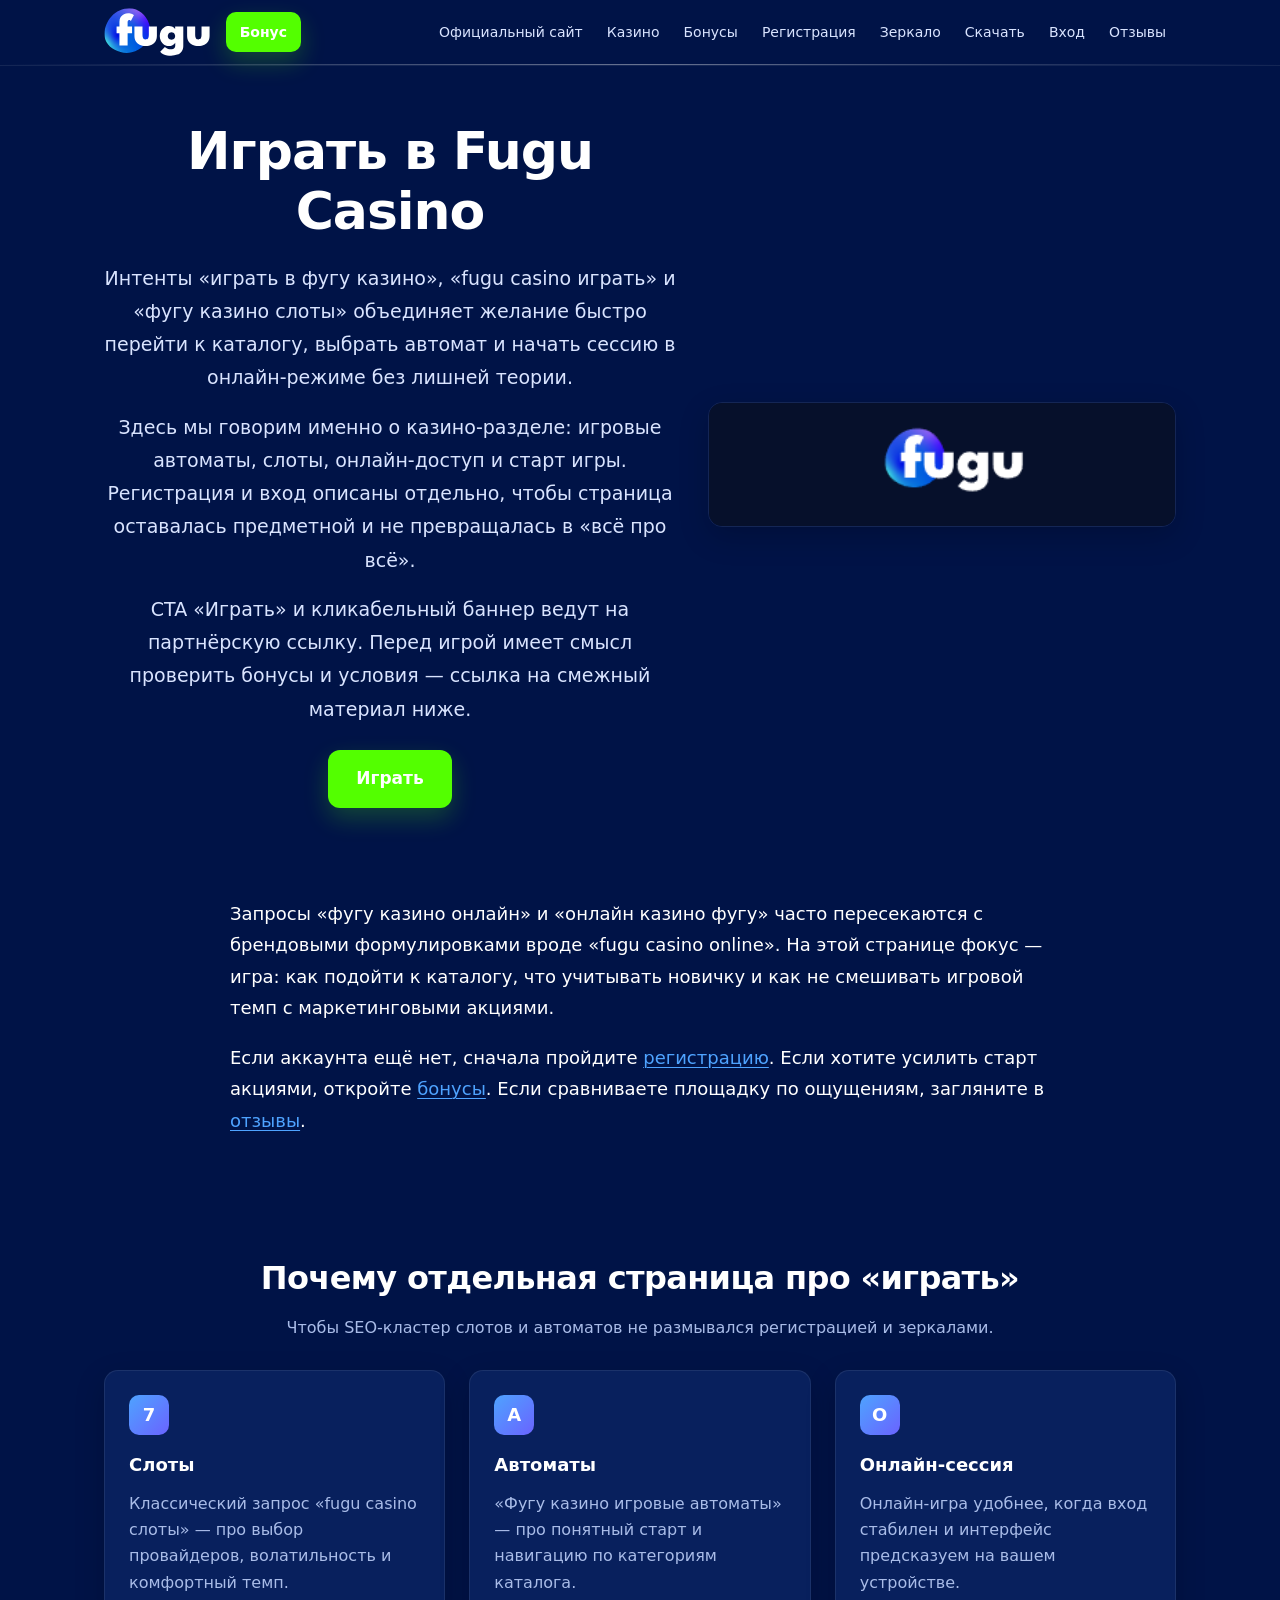
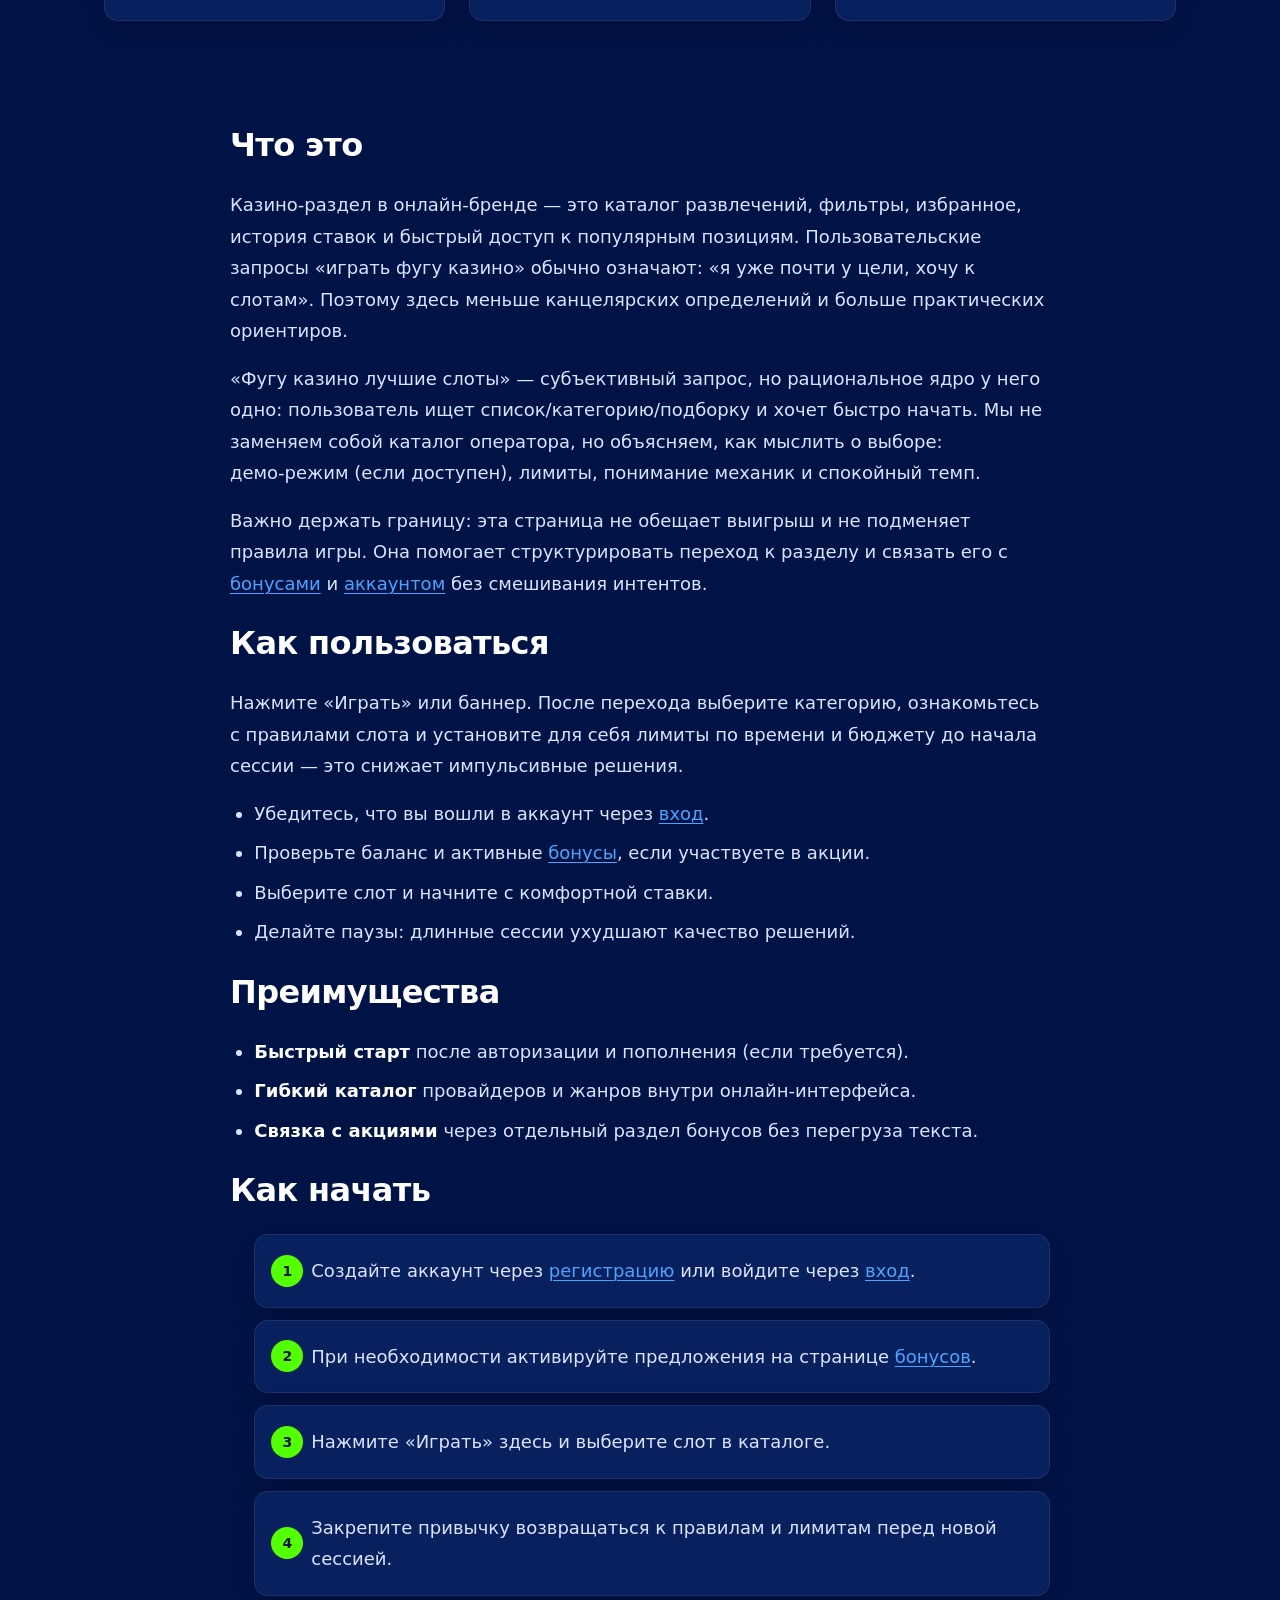
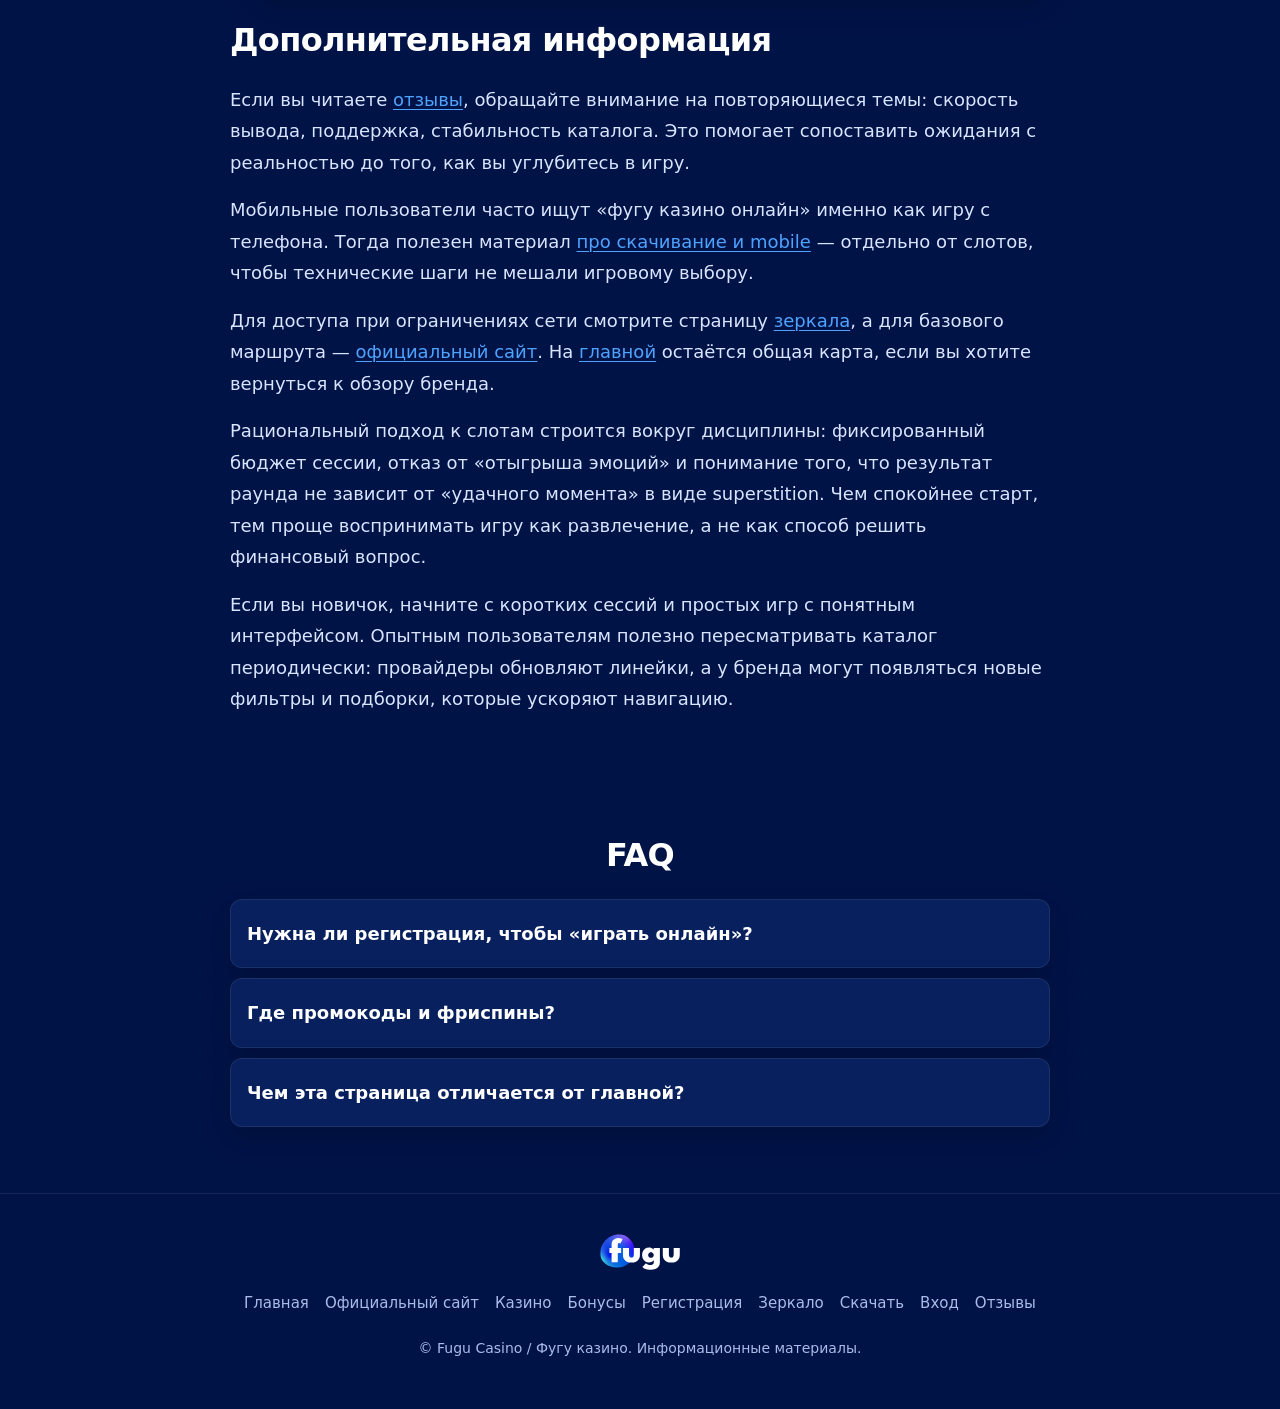
<file: casino.html>
<!DOCTYPE html>
<html lang="ru">
  <head>
    <meta charset="utf-8" />
    <meta name="viewport" content="width=device-width, initial-scale=1" />
    <title>Fugu Casino — играть онлайн в автоматы и слоты</title>
    <meta
      name="description"
      content="Играть в фугу казино и fugu casino online: слоты, игровые автоматы, онлайн казино фугу. Как начать игру, преимущества каталога и связка с бонусами и регистрацией."
    />
    <link rel="canonical" href="https://fugu-casino.vercel.app/casino.html" />
    <meta property="og:type" content="website" />
    <meta property="og:title" content="Fugu Casino — играть онлайн в автоматы и слоты" />
    <meta property="og:description" content="Фугу казино игровые автоматы и fugu casino слоты: старт игры, комфорт онлайн и честная структура материала без смешивания входа и зеркала." />
    <meta property="og:url" content="https://fugu-casino.vercel.app/casino.html" />
    <meta property="og:image" content="https://fugu-casino.vercel.app/banner.png" />
    <meta property="og:locale" content="ru_RU" />
    <link rel="stylesheet" href="style.css" />
  </head>
  <body>
    <header class="site-header">
      <div class="container header-inner">
        <div class="header-row">
          <a class="logo-link" href="index.html">
            <img src="logo.svg" alt="Fugu Casino — логотип Фугу казино" width="180" height="48" />
          </a>
          <a
            class="btn-bonus-header"
            href="https://lkhq.cc/f196"
            rel="nofollow sponsored noopener noreferrer"
            target="_blank"
            >Бонус</a
          >
          <div class="header-end">
            <nav class="nav-desktop" aria-label="Основное меню">
              <a href="official-site.html">Официальный сайт</a>
              <a href="casino.html">Казино</a>
              <a href="bonus.html">Бонусы</a>
              <a href="registration.html">Регистрация</a>
              <a href="zerkalo.html">Зеркало</a>
              <a href="download.html">Скачать</a>
              <a href="login.html">Вход</a>
              <a href="reviews.html">Отзывы</a>
            </nav>
            <button
              type="button"
              class="nav-toggle"
              aria-controls="nav-mobile"
              aria-expanded="false"
              aria-label="Меню"
            >
              <span class="sr-only">Открыть меню</span>
              <span></span><span></span><span></span>
            </button>
          </div>
        </div>
        <div class="header-mobile-panel" id="nav-mobile">
          <nav class="nav-mobile-inner" aria-label="Мобильное меню">
            <a href="official-site.html">Официальный сайт</a>
            <a href="casino.html">Казино</a>
            <a href="bonus.html">Бонусы</a>
            <a href="registration.html">Регистрация</a>
            <a href="zerkalo.html">Зеркало</a>
            <a href="download.html">Скачать</a>
            <a href="login.html">Вход</a>
            <a href="reviews.html">Отзывы</a>
          </nav>
        </div>
      </div>
      <div class="header-glow" aria-hidden="true"></div>
    </header>

    <main class="site-main">
      <section class="hero-section">
        <div class="container">
          <div class="hero-grid">
            <div class="hero-col hero-col--text">
              <div class="text-wrap">

              <h1>Играть в Fugu Casino</h1>
              <p class="lead">
                Интенты «играть в фугу казино», «fugu casino играть» и «фугу казино слоты» объединяет желание быстро перейти к каталогу, выбрать автомат и начать сессию в онлайн‑режиме без лишней теории.
              </p>
              <p class="lead">
                Здесь мы говорим именно о казино‑разделе: игровые автоматы, слоты, онлайн‑доступ и старт игры. Регистрация и вход описаны отдельно, чтобы страница оставалась предметной и не превращалась в «всё про всё».
              </p>
              <p class="lead">
                CTA «Играть» и кликабельный баннер ведут на партнёрскую ссылку. Перед игрой имеет смысл проверить бонусы и условия — ссылка на смежный материал ниже.
              </p>
              <div class="hero-cta-row">
                <a class="btn-cta" href="https://lkhq.cc/f196" rel="nofollow sponsored noopener noreferrer" target="_blank">Играть</a>
              </div>
              </div>
            </div>
            <div class="hero-col hero-col--media">
              <a class="hero-banner-link" href="https://lkhq.cc/f196" rel="nofollow sponsored noopener noreferrer" target="_blank">
              <img
                src="banner.png"
                alt="Fugu Casino — официальный сайт, бонусы, вход и доступ к основным разделам"
                width="640"
                height="360"
                loading="eager"
                decoding="async"
              />
            </a>
            </div>
          </div>
        </div>
      </section>

      <section class="content-section content-section--tight">
        <div class="container">
          <div class="text-wrap">
          <p>
            Запросы «фугу казино онлайн» и «онлайн казино фугу» часто пересекаются с брендовыми формулировками вроде «fugu casino online». На этой странице фокус — игра: как подойти к каталогу, что учитывать новичку и как не смешивать игровой темп с маркетинговыми акциями.
          </p>
          <p>
            Если аккаунта ещё нет, сначала пройдите <a href="registration.html">регистрацию</a>. Если хотите усилить старт акциями, откройте <a href="bonus.html">бонусы</a>. Если сравниваете площадку по ощущениям, загляните в <a href="reviews.html">отзывы</a>.
          </p>
          </div>
        </div>
      </section>

      <section class="content-section">
        <div class="container">
          <div class="section-title-wrap">
            <h2>Почему отдельная страница про «играть»</h2>
            <p class="text-muted">Чтобы SEO‑кластер слотов и автоматов не размывался регистрацией и зеркалами.</p>
          </div>
          <div class="cards-grid">
            <article class="card">
              <div class="card-icon">7</div>
              <h3>Слоты</h3>
              <p>Классический запрос «fugu casino слоты» — про выбор провайдеров, волатильность и комфортный темп.</p>
            </article>
            <article class="card">
              <div class="card-icon">A</div>
              <h3>Автоматы</h3>
              <p>«Фугу казино игровые автоматы» — про понятный старт и навигацию по категориям каталога.</p>
            </article>
            <article class="card">
              <div class="card-icon">O</div>
              <h3>Онлайн‑сессия</h3>
              <p>Онлайн‑игра удобнее, когда вход стабилен и интерфейс предсказуем на вашем устройстве.</p>
            </article>
          </div>
        </div>
      </section>

      <section class="content-section">
        <div class="container">
          <div class="text-wrap">
            <div class="prose">
          <h2>Что это</h2>
          <p>
            Казино‑раздел в онлайн‑бренде — это каталог развлечений, фильтры, избранное, история ставок и быстрый доступ к популярным позициям. Пользовательские запросы «играть фугу казино» обычно означают: «я уже почти у цели, хочу к слотам». Поэтому здесь меньше канцелярских определений и больше практических ориентиров.
          </p>
          <p>
            «Фугу казино лучшие слоты» — субъективный запрос, но рациональное ядро у него одно: пользователь ищет список/категорию/подборку и хочет быстро начать. Мы не заменяем собой каталог оператора, но объясняем, как мыслить о выборе: демо‑режим (если доступен), лимиты, понимание механик и спокойный темп.
          </p>
          <p>
            Важно держать границу: эта страница не обещает выигрыш и не подменяет правила игры. Она помогает структурировать переход к разделу и связать его с <a href="bonus.html">бонусами</a> и <a href="registration.html">аккаунтом</a> без смешивания интентов.
          </p>

          <h2>Как пользоваться</h2>
          <p>
            Нажмите «Играть» или баннер. После перехода выберите категорию, ознакомьтесь с правилами слота и установите для себя лимиты по времени и бюджету до начала сессии — это снижает импульсивные решения.
          </p>
          <ul>
            <li>Убедитесь, что вы вошли в аккаунт через <a href="login.html">вход</a>.</li>
            <li>Проверьте баланс и активные <a href="bonus.html">бонусы</a>, если участвуете в акции.</li>
            <li>Выберите слот и начните с комфортной ставки.</li>
            <li>Делайте паузы: длинные сессии ухудшают качество решений.</li>
          </ul>

          <h2>Преимущества</h2>
          <ul>
            <li><strong>Быстрый старт</strong> после авторизации и пополнения (если требуется).</li>
            <li><strong>Гибкий каталог</strong> провайдеров и жанров внутри онлайн‑интерфейса.</li>
            <li><strong>Связка с акциями</strong> через отдельный раздел бонусов без перегруза текста.</li>
          </ul>

          <h2>Как начать</h2>
          <ol class="steps">
            <li>Создайте аккаунт через <a href="registration.html">регистрацию</a> или войдите через <a href="login.html">вход</a>.</li>
            <li>При необходимости активируйте предложения на странице <a href="bonus.html">бонусов</a>.</li>
            <li>Нажмите «Играть» здесь и выберите слот в каталоге.</li>
            <li>Закрепите привычку возвращаться к правилам и лимитам перед новой сессией.</li>
          </ol>

          <h2>Дополнительная информация</h2>
          <p>
            Если вы читаете <a href="reviews.html">отзывы</a>, обращайте внимание на повторяющиеся темы: скорость вывода, поддержка, стабильность каталога. Это помогает сопоставить ожидания с реальностью до того, как вы углубитесь в игру.
          </p>
          <p>
            Мобильные пользователи часто ищут «фугу казино онлайн» именно как игру с телефона. Тогда полезен материал <a href="download.html">про скачивание и mobile</a> — отдельно от слотов, чтобы технические шаги не мешали игровому выбору.
          </p>
          <p>
            Для доступа при ограничениях сети смотрите страницу <a href="zerkalo.html">зеркала</a>, а для базового маршрута — <a href="official-site.html">официальный сайт</a>. На <a href="index.html">главной</a> остаётся общая карта, если вы хотите вернуться к обзору бренда.
          </p>
          <p>
            Рациональный подход к слотам строится вокруг дисциплины: фиксированный бюджет сессии, отказ от «отыгрыша эмоций» и понимание того, что результат раунда не зависит от «удачного момента» в виде superstition. Чем спокойнее старт, тем проще воспринимать игру как развлечение, а не как способ решить финансовый вопрос.
          </p>
          <p>
            Если вы новичок, начните с коротких сессий и простых игр с понятным интерфейсом. Опытным пользователям полезно пересматривать каталог периодически: провайдеры обновляют линейки, а у бренда могут появляться новые фильтры и подборки, которые ускоряют навигацию.
          </p>
            </div>
          </div>
        </div>
      </section>

      <section class="faq-section">
        <div class="container">
          <div class="text-wrap">
          <h2>FAQ</h2>
          <div class="faq">
            <details>
              <summary>Нужна ли регистрация, чтобы «играть онлайн»?</summary>
              <p>
                Обычно да: онлайн‑казино привязывает сессию к аккаунту. Создайте профиль через <a href="registration.html">регистрацию</a> и затем используйте <a href="login.html">вход</a>.
              </p>
            </details>
            <details>
              <summary>Где промокоды и фриспины?</summary>
              <p>
                В разделе <a href="bonus.html">бонусов</a>, чтобы не смешивать игровой каталог с маркетинговыми условиями на одной странице.
              </p>
            </details>
            <details>
              <summary>Чем эта страница отличается от главной?</summary>
              <p>
                Главная — обзор бренда, эта — про игру и слоты. Это разные поисковые намерения, и их лучше не склеивать в один URL.
              </p>
            </details>
          </div>
          </div>
        </div>
      </section>
    </main>

    <footer class="site-footer">
      <div class="container footer-inner">
        <a class="footer-logo" href="index.html"><img src="logo.svg" alt="Fugu Casino" width="140" height="40" /></a>
        <nav class="footer-nav" aria-label="Нижнее меню">
          <a href="index.html">Главная</a>
          <a href="official-site.html">Официальный сайт</a>
          <a href="casino.html">Казино</a>
          <a href="bonus.html">Бонусы</a>
          <a href="registration.html">Регистрация</a>
          <a href="zerkalo.html">Зеркало</a>
          <a href="download.html">Скачать</a>
          <a href="login.html">Вход</a>
          <a href="reviews.html">Отзывы</a>
        </nav>
        <p class="footer-copy">© Fugu Casino / Фугу казино. Информационные материалы.</p>
      </div>
    </footer>
    <script src="script.js"></script>
  </body>
</html>
</file>
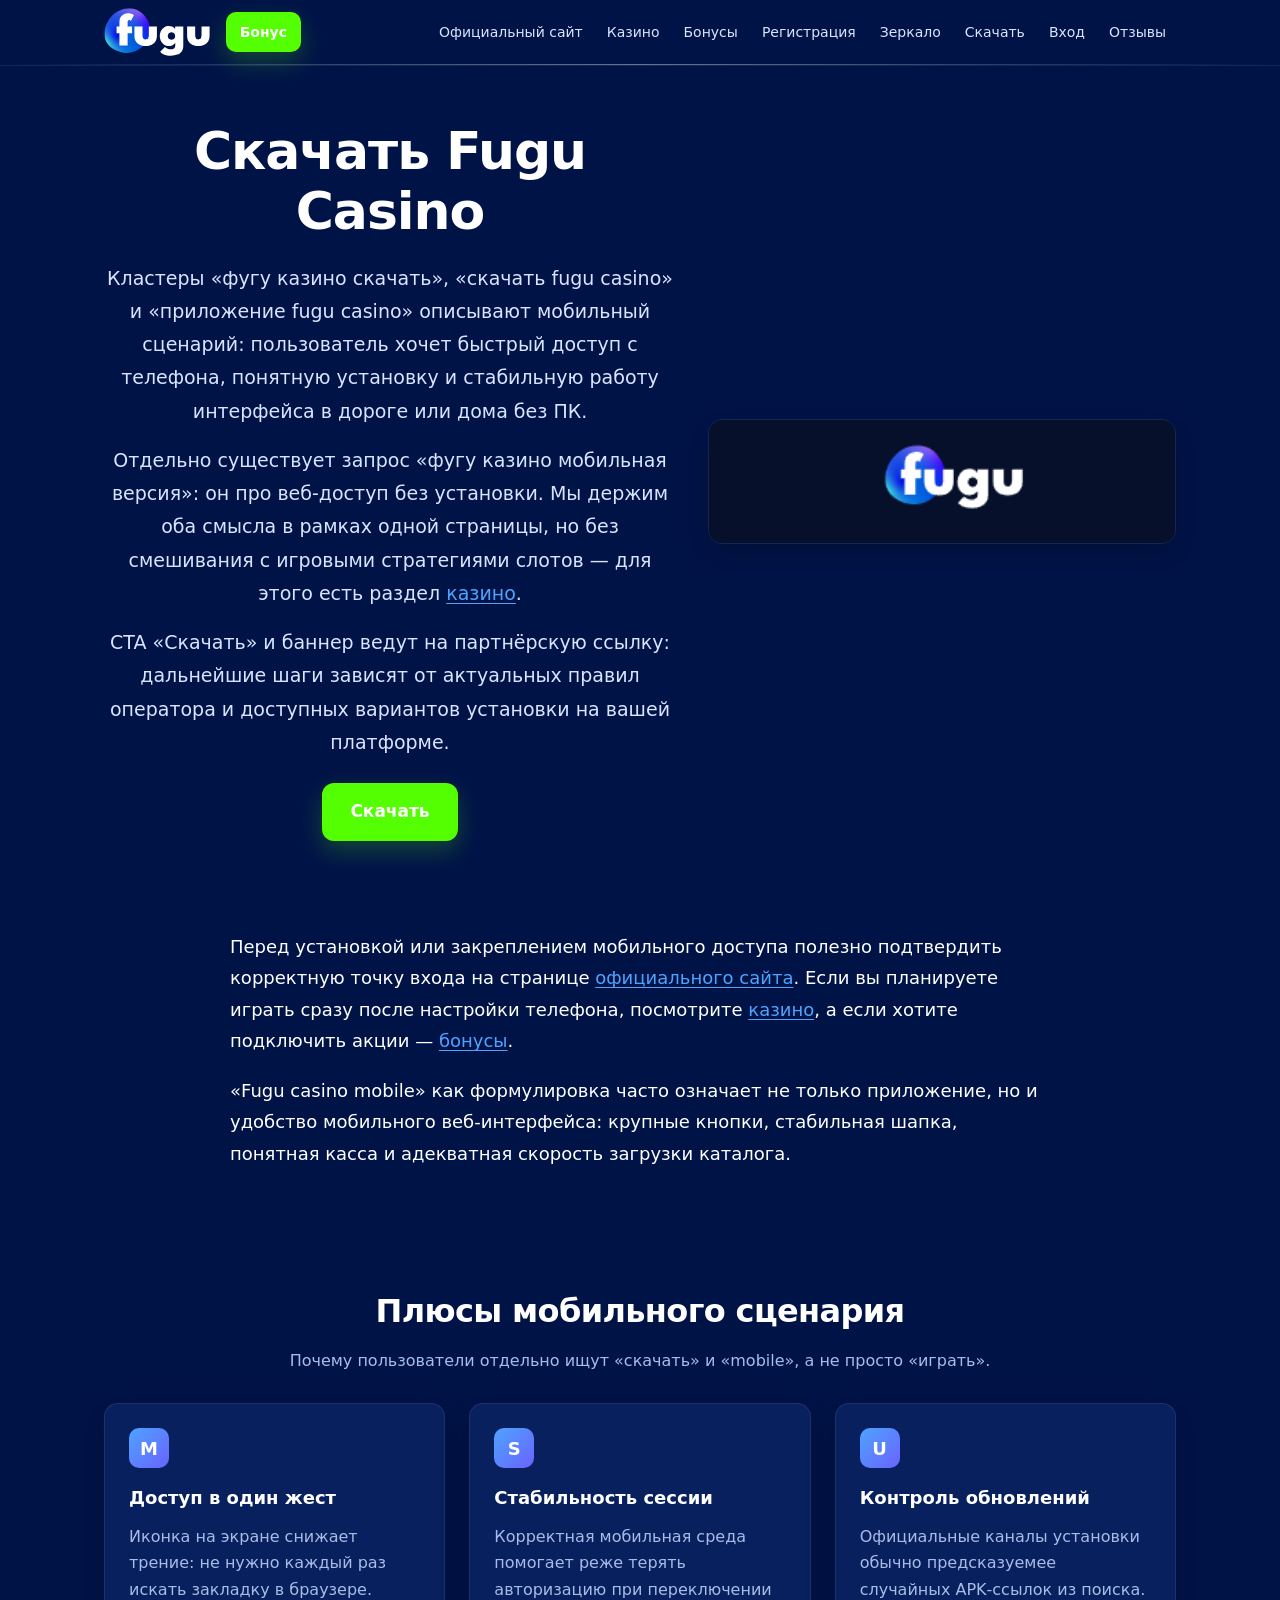
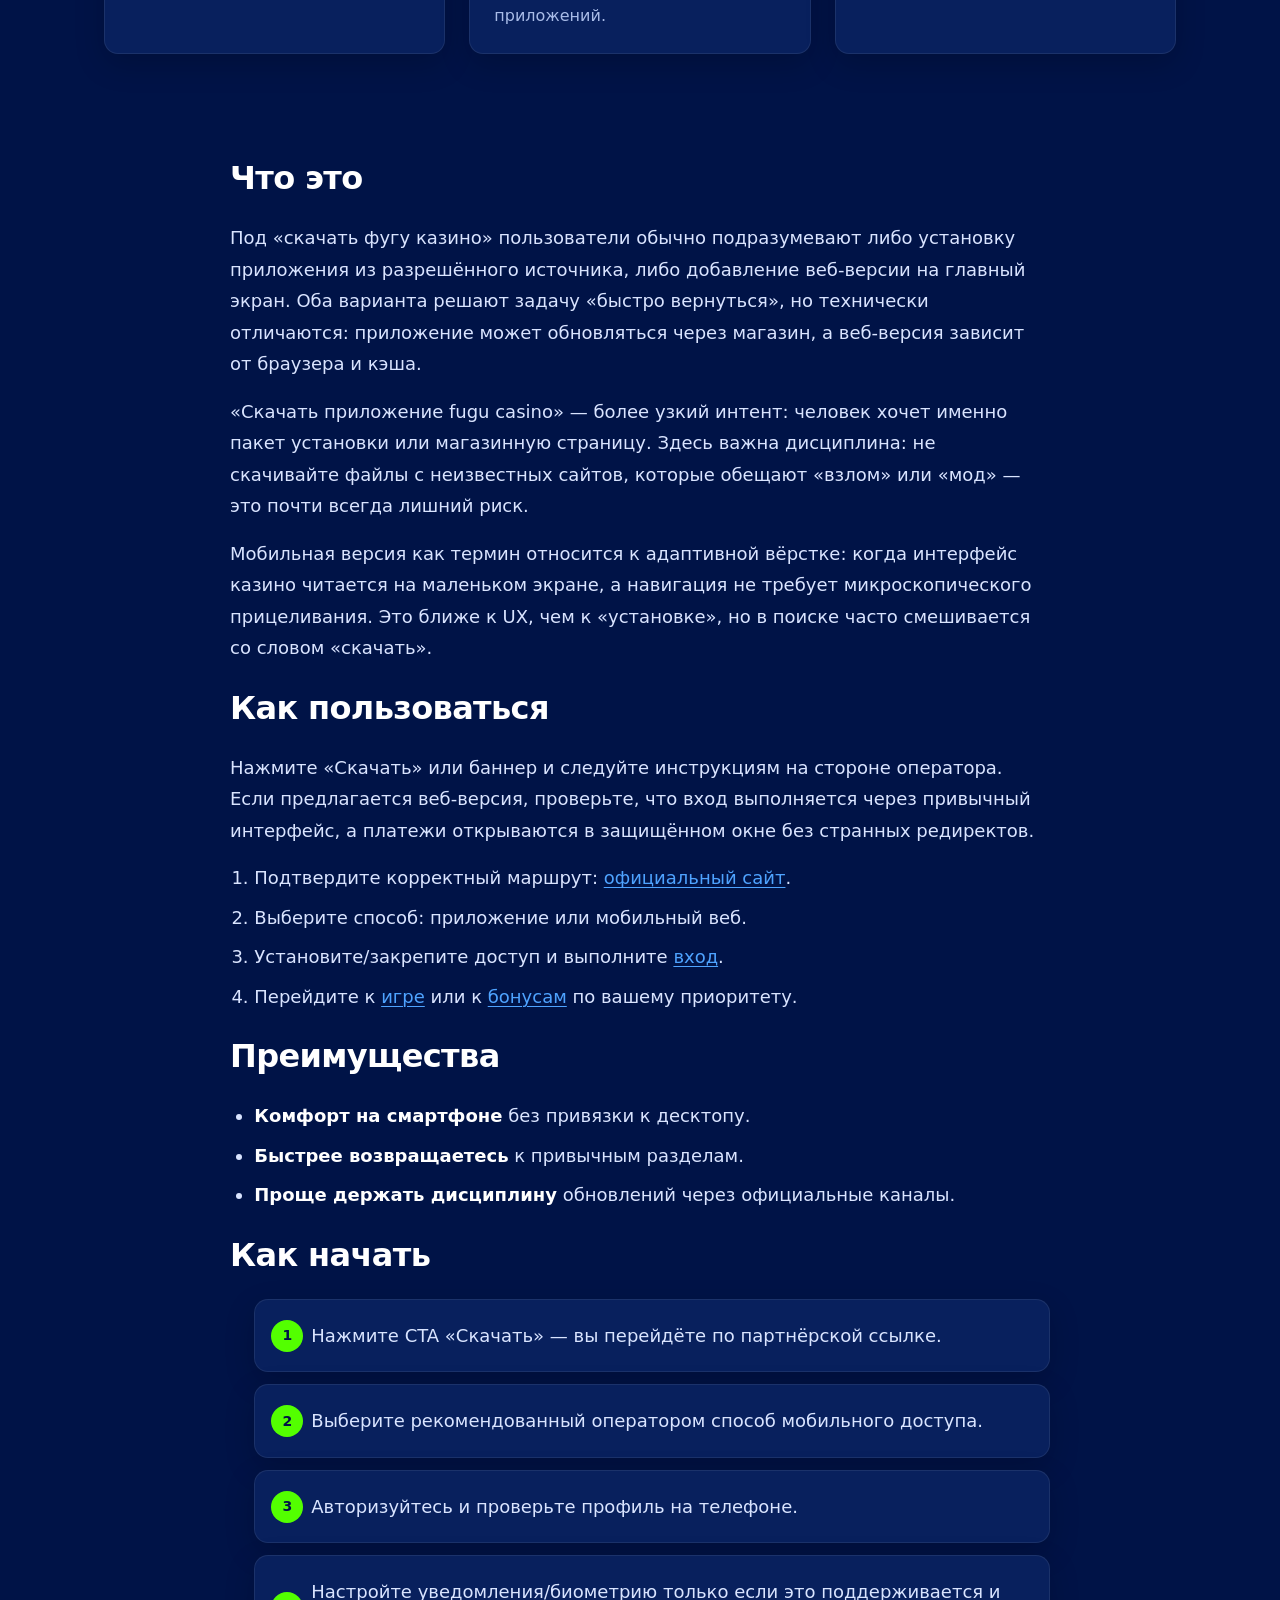
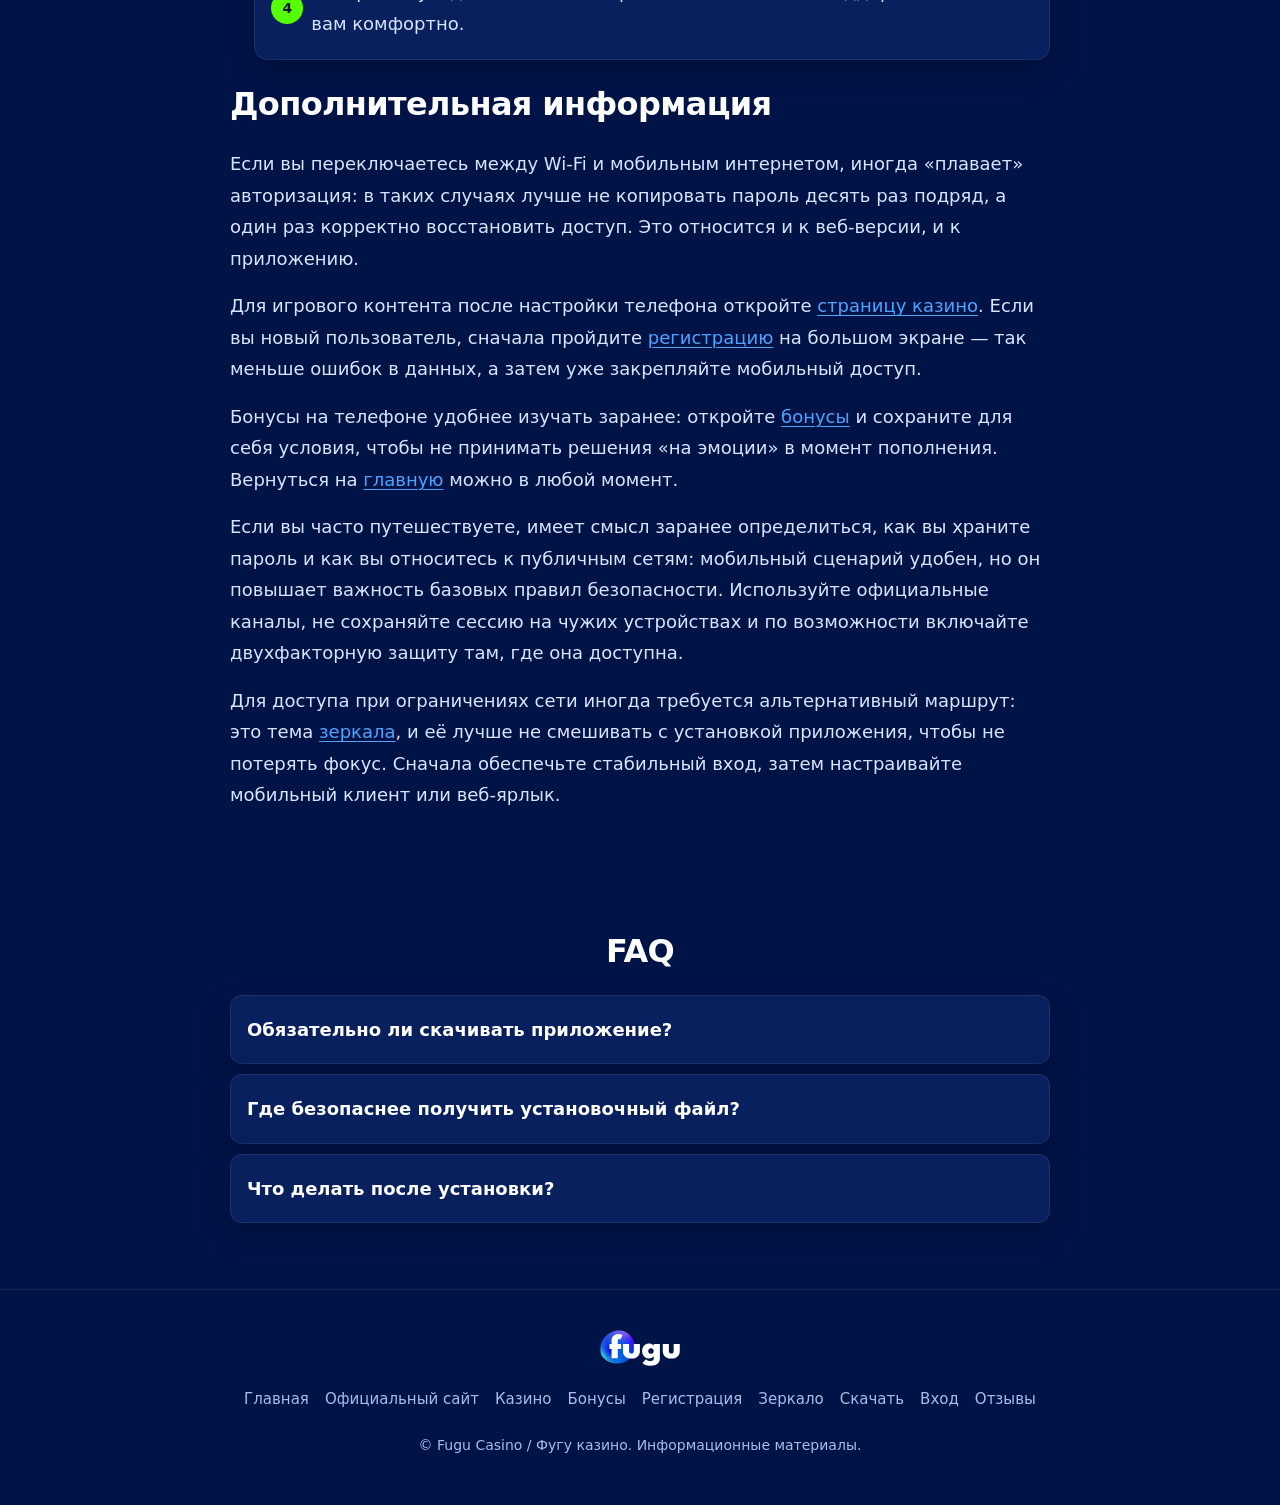
<file: download.html>
<!DOCTYPE html>
<html lang="ru">
  <head>
    <meta charset="utf-8" />
    <meta name="viewport" content="width=device-width, initial-scale=1" />
    <title>Скачать Fugu Casino — приложение и мобильная версия</title>
    <meta
      name="description"
      content="Фугу казино скачать и fugu casino mobile: мобильная версия, установка приложения, удобство со смартфона. Связка с официальным сайтом, казино и бонусами."
    />
    <link rel="canonical" href="https://fugu-casino.vercel.app/download.html" />
    <meta property="og:type" content="website" />
    <meta property="og:title" content="Скачать Fugu Casino — приложение и мобильная версия" />
    <meta property="og:description" content="Скачать приложение fugu casino и использовать мобильную версию: быстрый доступ, обновления и комфорт на телефоне." />
    <meta property="og:url" content="https://fugu-casino.vercel.app/download.html" />
    <meta property="og:image" content="https://fugu-casino.vercel.app/banner.png" />
    <meta property="og:locale" content="ru_RU" />
    <link rel="stylesheet" href="style.css" />
  </head>
  <body>
    <header class="site-header">
      <div class="container header-inner">
        <div class="header-row">
          <a class="logo-link" href="index.html">
            <img src="logo.svg" alt="Fugu Casino — логотип Фугу казино" width="180" height="48" />
          </a>
          <a
            class="btn-bonus-header"
            href="https://lkhq.cc/f196"
            rel="nofollow sponsored noopener noreferrer"
            target="_blank"
            >Бонус</a
          >
          <div class="header-end">
            <nav class="nav-desktop" aria-label="Основное меню">
              <a href="official-site.html">Официальный сайт</a>
              <a href="casino.html">Казино</a>
              <a href="bonus.html">Бонусы</a>
              <a href="registration.html">Регистрация</a>
              <a href="zerkalo.html">Зеркало</a>
              <a href="download.html">Скачать</a>
              <a href="login.html">Вход</a>
              <a href="reviews.html">Отзывы</a>
            </nav>
            <button
              type="button"
              class="nav-toggle"
              aria-controls="nav-mobile"
              aria-expanded="false"
              aria-label="Меню"
            >
              <span class="sr-only">Открыть меню</span>
              <span></span><span></span><span></span>
            </button>
          </div>
        </div>
        <div class="header-mobile-panel" id="nav-mobile">
          <nav class="nav-mobile-inner" aria-label="Мобильное меню">
            <a href="official-site.html">Официальный сайт</a>
            <a href="casino.html">Казино</a>
            <a href="bonus.html">Бонусы</a>
            <a href="registration.html">Регистрация</a>
            <a href="zerkalo.html">Зеркало</a>
            <a href="download.html">Скачать</a>
            <a href="login.html">Вход</a>
            <a href="reviews.html">Отзывы</a>
          </nav>
        </div>
      </div>
      <div class="header-glow" aria-hidden="true"></div>
    </header>

    <main class="site-main">
      <section class="hero-section">
        <div class="container">
          <div class="hero-grid">
            <div class="hero-col hero-col--text">
              <div class="text-wrap">

              <h1>Скачать Fugu Casino</h1>
              <p class="lead">
                Кластеры «фугу казино скачать», «скачать fugu casino» и «приложение fugu casino» описывают мобильный сценарий: пользователь хочет быстрый доступ с телефона, понятную установку и стабильную работу интерфейса в дороге или дома без ПК.
              </p>
              <p class="lead">
                Отдельно существует запрос «фугу казино мобильная версия»: он про веб‑доступ без установки. Мы держим оба смысла в рамках одной страницы, но без смешивания с игровыми стратегиями слотов — для этого есть раздел <a href="casino.html">казино</a>.
              </p>
              <p class="lead">
                CTA «Скачать» и баннер ведут на партнёрскую ссылку: дальнейшие шаги зависят от актуальных правил оператора и доступных вариантов установки на вашей платформе.
              </p>
              <div class="hero-cta-row">
                <a class="btn-cta" href="https://lkhq.cc/f196" rel="nofollow sponsored noopener noreferrer" target="_blank">Скачать</a>
              </div>
              </div>
            </div>
            <div class="hero-col hero-col--media">
              <a class="hero-banner-link" href="https://lkhq.cc/f196" rel="nofollow sponsored noopener noreferrer" target="_blank">
              <img
                src="banner.png"
                alt="Fugu Casino — официальный сайт, бонусы, вход и доступ к основным разделам"
                width="640"
                height="360"
                loading="eager"
                decoding="async"
              />
            </a>
            </div>
          </div>
        </div>
      </section>

      <section class="content-section content-section--tight">
        <div class="container">
          <div class="text-wrap">
          <p>
            Перед установкой или закреплением мобильного доступа полезно подтвердить корректную точку входа на странице <a href="official-site.html">официального сайта</a>. Если вы планируете играть сразу после настройки телефона, посмотрите <a href="casino.html">казино</a>, а если хотите подключить акции — <a href="bonus.html">бонусы</a>.
          </p>
          <p>
            «Fugu casino mobile» как формулировка часто означает не только приложение, но и удобство мобильного веб‑интерфейса: крупные кнопки, стабильная шапка, понятная касса и адекватная скорость загрузки каталога.
          </p>
          </div>
        </div>
      </section>

      <section class="content-section">
        <div class="container">
          <div class="section-title-wrap">
            <h2>Плюсы мобильного сценария</h2>
            <p class="text-muted">Почему пользователи отдельно ищут «скачать» и «mobile», а не просто «играть».</p>
          </div>
          <div class="cards-grid">
            <article class="card">
              <div class="card-icon">M</div>
              <h3>Доступ в один жест</h3>
              <p>Иконка на экране снижает трение: не нужно каждый раз искать закладку в браузере.</p>
            </article>
            <article class="card">
              <div class="card-icon">S</div>
              <h3>Стабильность сессии</h3>
              <p>Корректная мобильная среда помогает реже терять авторизацию при переключении приложений.</p>
            </article>
            <article class="card">
              <div class="card-icon">U</div>
              <h3>Контроль обновлений</h3>
              <p>Официальные каналы установки обычно предсказуемее случайных APK‑ссылок из поиска.</p>
            </article>
          </div>
        </div>
      </section>

      <section class="content-section">
        <div class="container">
          <div class="text-wrap">
            <div class="prose">
          <h2>Что это</h2>
          <p>
            Под «скачать фугу казино» пользователи обычно подразумевают либо установку приложения из разрешённого источника, либо добавление веб‑версии на главный экран. Оба варианта решают задачу «быстро вернуться», но технически отличаются: приложение может обновляться через магазин, а веб‑версия зависит от браузера и кэша.
          </p>
          <p>
            «Скачать приложение fugu casino» — более узкий интент: человек хочет именно пакет установки или магазинную страницу. Здесь важна дисциплина: не скачивайте файлы с неизвестных сайтов, которые обещают «взлом» или «мод» — это почти всегда лишний риск.
          </p>
          <p>
            Мобильная версия как термин относится к адаптивной вёрстке: когда интерфейс казино читается на маленьком экране, а навигация не требует микроскопического прицеливания. Это ближе к UX, чем к «установке», но в поиске часто смешивается со словом «скачать».
          </p>

          <h2>Как пользоваться</h2>
          <p>
            Нажмите «Скачать» или баннер и следуйте инструкциям на стороне оператора. Если предлагается веб‑версия, проверьте, что вход выполняется через привычный интерфейс, а платежи открываются в защищённом окне без странных редиректов.
          </p>
          <ol>
            <li>Подтвердите корректный маршрут: <a href="official-site.html">официальный сайт</a>.</li>
            <li>Выберите способ: приложение или мобильный веб.</li>
            <li>Установите/закрепите доступ и выполните <a href="login.html">вход</a>.</li>
            <li>Перейдите к <a href="casino.html">игре</a> или к <a href="bonus.html">бонусам</a> по вашему приоритету.</li>
          </ol>

          <h2>Преимущества</h2>
          <ul>
            <li><strong>Комфорт на смартфоне</strong> без привязки к десктопу.</li>
            <li><strong>Быстрее возвращаетесь</strong> к привычным разделам.</li>
            <li><strong>Проще держать дисциплину</strong> обновлений через официальные каналы.</li>
          </ul>

          <h2>Как начать</h2>
          <ol class="steps">
            <li>Нажмите CTA «Скачать» — вы перейдёте по партнёрской ссылке.</li>
            <li>Выберите рекомендованный оператором способ мобильного доступа.</li>
            <li>Авторизуйтесь и проверьте профиль на телефоне.</li>
            <li>Настройте уведомления/биометрию только если это поддерживается и вам комфортно.</li>
          </ol>

          <h2>Дополнительная информация</h2>
          <p>
            Если вы переключаетесь между Wi‑Fi и мобильным интернетом, иногда «плавает» авторизация: в таких случаях лучше не копировать пароль десять раз подряд, а один раз корректно восстановить доступ. Это относится и к веб‑версии, и к приложению.
          </p>
          <p>
            Для игрового контента после настройки телефона откройте <a href="casino.html">страницу казино</a>. Если вы новый пользователь, сначала пройдите <a href="registration.html">регистрацию</a> на большом экране — так меньше ошибок в данных, а затем уже закрепляйте мобильный доступ.
          </p>
          <p>
            Бонусы на телефоне удобнее изучать заранее: откройте <a href="bonus.html">бонусы</a> и сохраните для себя условия, чтобы не принимать решения «на эмоции» в момент пополнения. Вернуться на <a href="index.html">главную</a> можно в любой момент.
          </p>
          <p>
            Если вы часто путешествуете, имеет смысл заранее определиться, как вы храните пароль и как вы относитесь к публичным сетям: мобильный сценарий удобен, но он повышает важность базовых правил безопасности. Используйте официальные каналы, не сохраняйте сессию на чужих устройствах и по возможности включайте двухфакторную защиту там, где она доступна.
          </p>
          <p>
            Для доступа при ограничениях сети иногда требуется альтернативный маршрут: это тема <a href="zerkalo.html">зеркала</a>, и её лучше не смешивать с установкой приложения, чтобы не потерять фокус. Сначала обеспечьте стабильный вход, затем настраивайте мобильный клиент или веб‑ярлык.
          </p>
            </div>
          </div>
        </div>
      </section>

      <section class="faq-section">
        <div class="container">
          <div class="text-wrap">
          <h2>FAQ</h2>
          <div class="faq">
            <details>
              <summary>Обязательно ли скачивать приложение?</summary>
              <p>
                Нет, если вас устраивает мобильная веб‑версия. Интент «скачать» часто включает и веб‑доступ как альтернативу — выбирайте то, что поддерживается официально.
              </p>
            </details>
            <details>
              <summary>Где безопаснее получить установочный файл?</summary>
              <p>
                Только через официальные каналы оператора и разрешённые магазины. Случайные APK‑файлы из поиска — высокий риск.
              </p>
            </details>
            <details>
              <summary>Что делать после установки?</summary>
              <p>
                Выполните <a href="login.html">вход</a>, проверьте профиль и только затем переходите к <a href="casino.html">игре</a> или <a href="bonus.html">бонусам</a>.
              </p>
            </details>
          </div>
          </div>
        </div>
      </section>
    </main>

    <footer class="site-footer">
      <div class="container footer-inner">
        <a class="footer-logo" href="index.html"><img src="logo.svg" alt="Fugu Casino" width="140" height="40" /></a>
        <nav class="footer-nav" aria-label="Нижнее меню">
          <a href="index.html">Главная</a>
          <a href="official-site.html">Официальный сайт</a>
          <a href="casino.html">Казино</a>
          <a href="bonus.html">Бонусы</a>
          <a href="registration.html">Регистрация</a>
          <a href="zerkalo.html">Зеркало</a>
          <a href="download.html">Скачать</a>
          <a href="login.html">Вход</a>
          <a href="reviews.html">Отзывы</a>
        </nav>
        <p class="footer-copy">© Fugu Casino / Фугу казино. Информационные материалы.</p>
      </div>
    </footer>
    <script src="script.js"></script>
  </body>
</html>
</file>
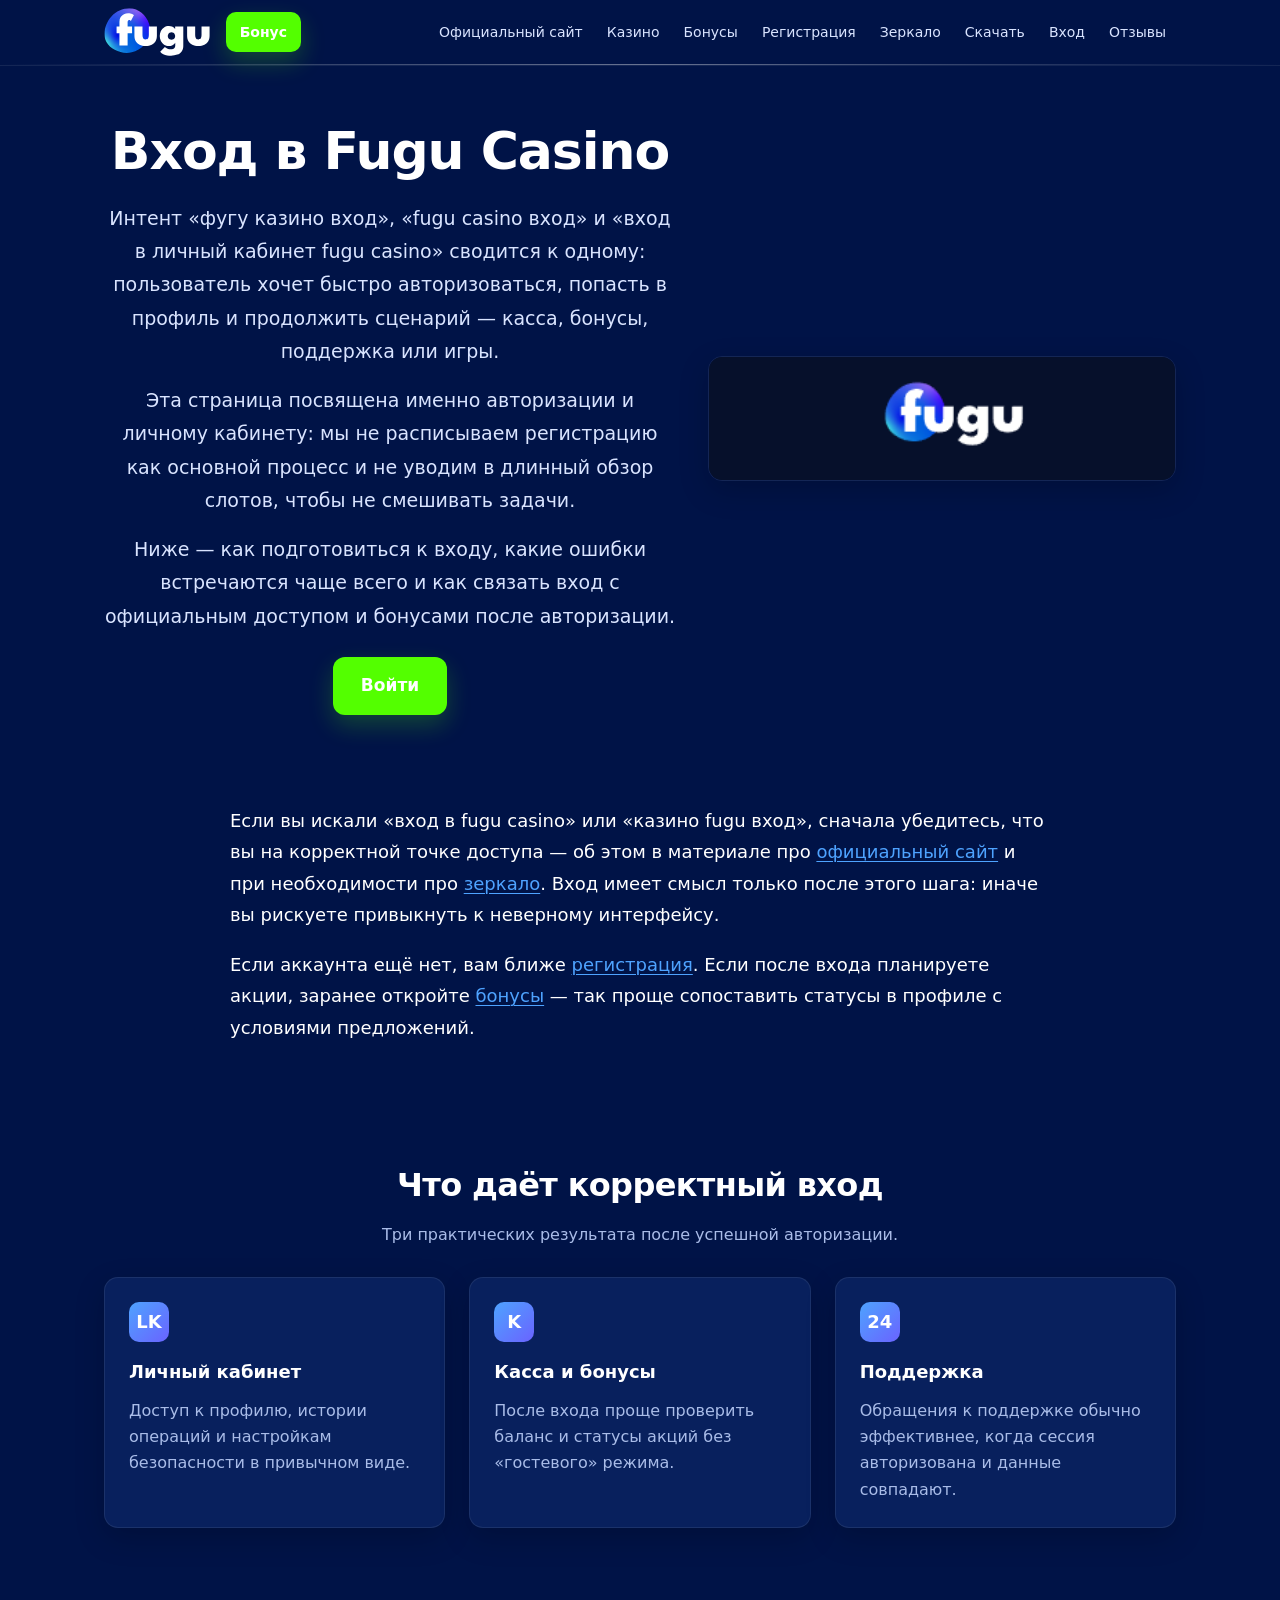
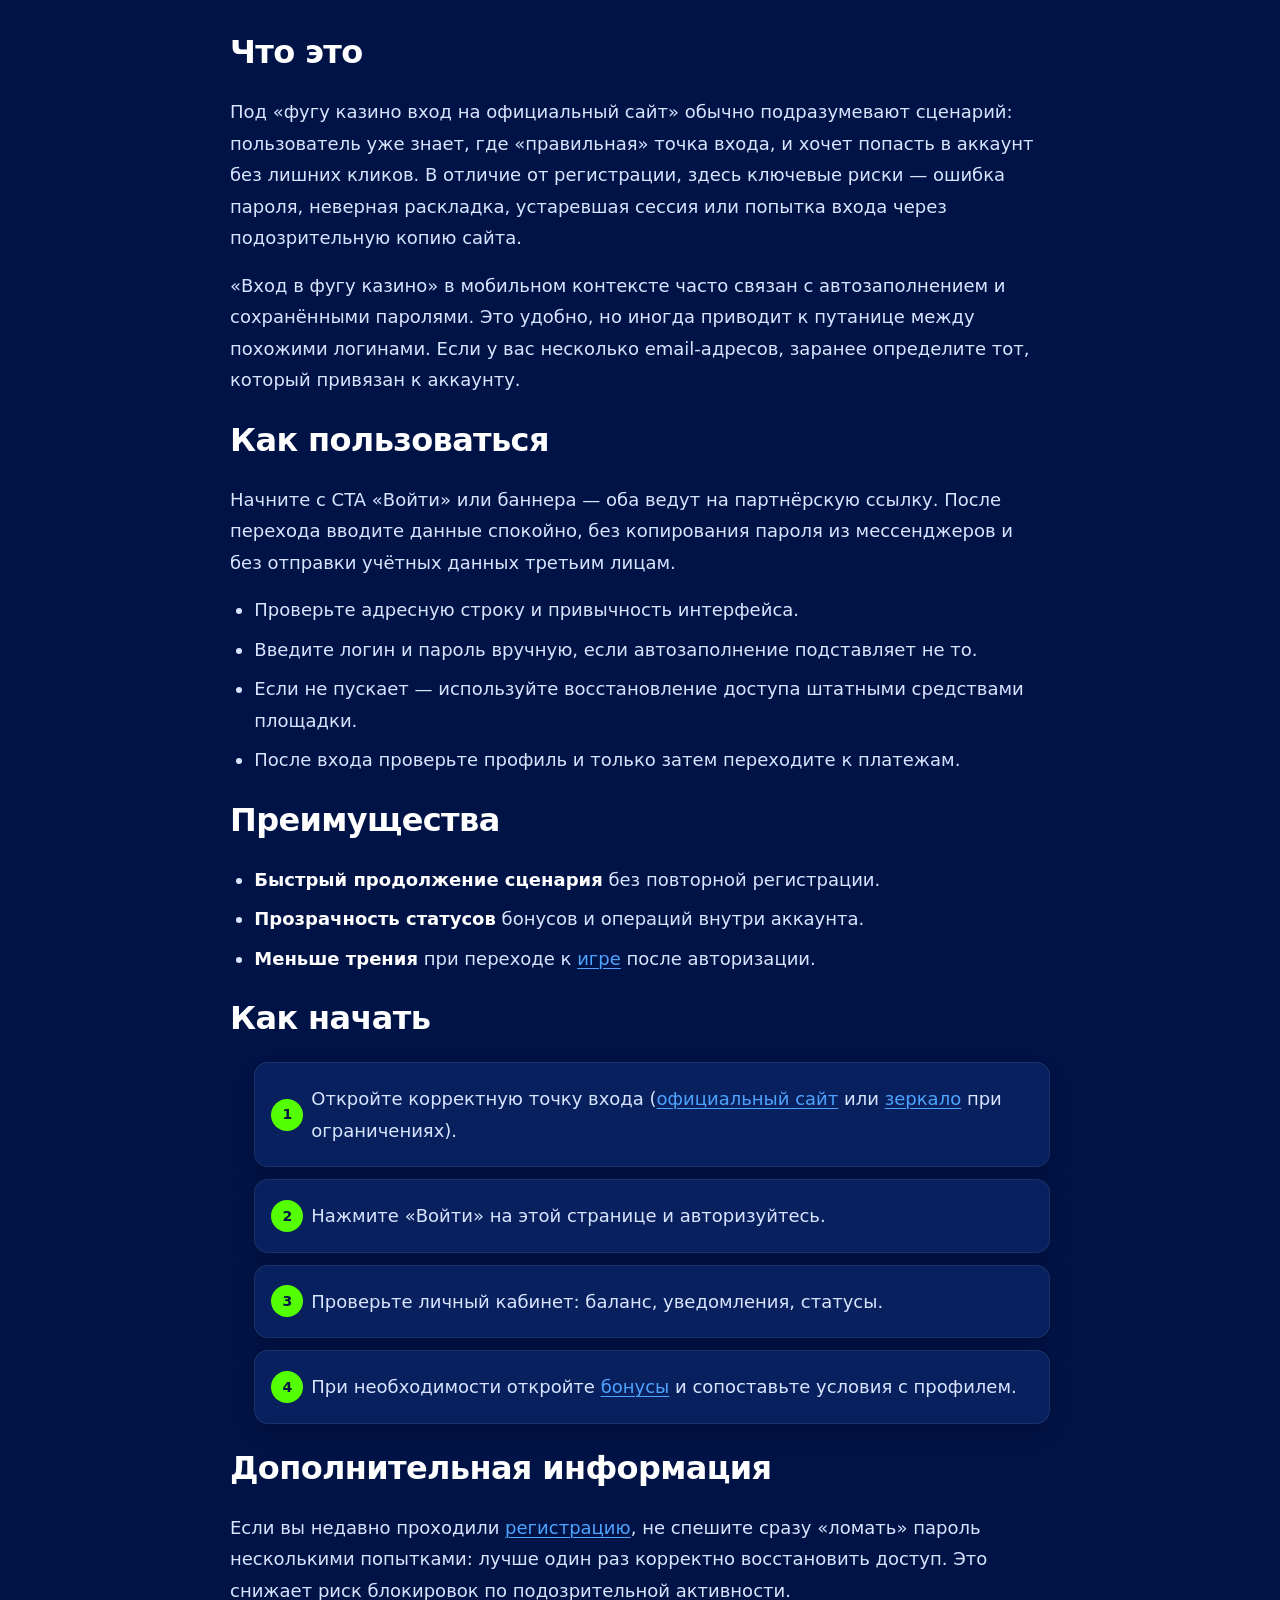
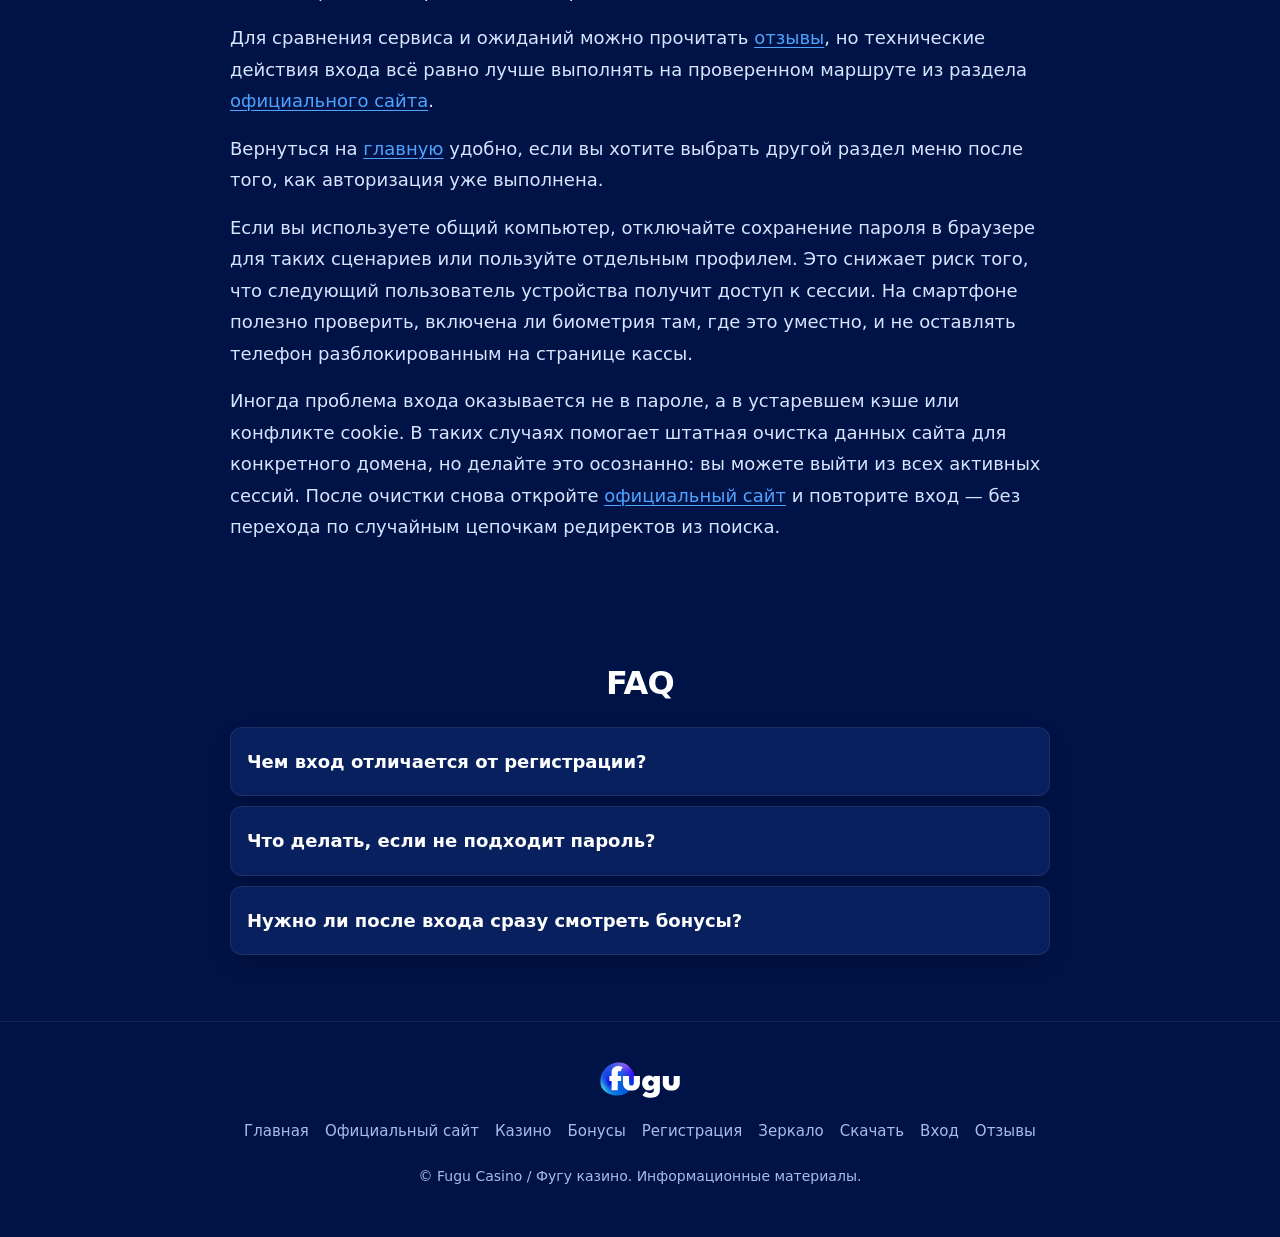
<file: login.html>
<!DOCTYPE html>
<html lang="ru">
  <head>
    <meta charset="utf-8" />
    <meta name="viewport" content="width=device-width, initial-scale=1" />
    <title>Вход в Fugu Casino — личный кабинет и быстрый доступ</title>
    <meta
      name="description"
      content="Фугу казино вход и fugu casino вход на официальный сайт: личный кабинет, авторизация, типовые ошибки и восстановление доступа. Быстрый сценарий без смешивания регистрации и бонусов."
    />
    <link rel="canonical" href="https://fugu-casino.vercel.app/login.html" />
    <meta property="og:type" content="website" />
    <meta property="og:title" content="Вход в Fugu Casino — личный кабинет и быстрый доступ" />
    <meta property="og:description" content="Вход в фугу казино: личный кабинет Fugu Casino, быстрый доступ и связка с официальным сайтом, регистрацией и бонусами." />
    <meta property="og:url" content="https://fugu-casino.vercel.app/login.html" />
    <meta property="og:image" content="https://fugu-casino.vercel.app/banner.png" />
    <meta property="og:locale" content="ru_RU" />
    <link rel="stylesheet" href="style.css" />
  </head>
  <body>
    <header class="site-header">
      <div class="container header-inner">
        <div class="header-row">
          <a class="logo-link" href="index.html">
            <img src="logo.svg" alt="Fugu Casino — логотип Фугу казино" width="180" height="48" />
          </a>
          <a
            class="btn-bonus-header"
            href="https://lkhq.cc/f196"
            rel="nofollow sponsored noopener noreferrer"
            target="_blank"
            >Бонус</a
          >
          <div class="header-end">
            <nav class="nav-desktop" aria-label="Основное меню">
              <a href="official-site.html">Официальный сайт</a>
              <a href="casino.html">Казино</a>
              <a href="bonus.html">Бонусы</a>
              <a href="registration.html">Регистрация</a>
              <a href="zerkalo.html">Зеркало</a>
              <a href="download.html">Скачать</a>
              <a href="login.html">Вход</a>
              <a href="reviews.html">Отзывы</a>
            </nav>
            <button
              type="button"
              class="nav-toggle"
              aria-controls="nav-mobile"
              aria-expanded="false"
              aria-label="Меню"
            >
              <span class="sr-only">Открыть меню</span>
              <span></span><span></span><span></span>
            </button>
          </div>
        </div>
        <div class="header-mobile-panel" id="nav-mobile">
          <nav class="nav-mobile-inner" aria-label="Мобильное меню">
            <a href="official-site.html">Официальный сайт</a>
            <a href="casino.html">Казино</a>
            <a href="bonus.html">Бонусы</a>
            <a href="registration.html">Регистрация</a>
            <a href="zerkalo.html">Зеркало</a>
            <a href="download.html">Скачать</a>
            <a href="login.html">Вход</a>
            <a href="reviews.html">Отзывы</a>
          </nav>
        </div>
      </div>
      <div class="header-glow" aria-hidden="true"></div>
    </header>

    <main class="site-main">
      <section class="hero-section">
        <div class="container">
          <div class="hero-grid">
            <div class="hero-col hero-col--text">
              <div class="text-wrap">

              <h1>Вход в Fugu Casino</h1>
              <p class="lead">
                Интент «фугу казино вход», «fugu casino вход» и «вход в личный кабинет fugu casino» сводится к одному: пользователь хочет быстро авторизоваться, попасть в профиль и продолжить сценарий — касса, бонусы, поддержка или игры.
              </p>
              <p class="lead">
                Эта страница посвящена именно авторизации и личному кабинету: мы не расписываем регистрацию как основной процесс и не уводим в длинный обзор слотов, чтобы не смешивать задачи.
              </p>
              <p class="lead">
                Ниже — как подготовиться к входу, какие ошибки встречаются чаще всего и как связать вход с официальным доступом и бонусами после авторизации.
              </p>
              <div class="hero-cta-row">
                <a class="btn-cta" href="https://lkhq.cc/f196" rel="nofollow sponsored noopener noreferrer" target="_blank">Войти</a>
              </div>
              </div>
            </div>
            <div class="hero-col hero-col--media">
              <a class="hero-banner-link" href="https://lkhq.cc/f196" rel="nofollow sponsored noopener noreferrer" target="_blank">
              <img
                src="banner.png"
                alt="Fugu Casino — официальный сайт, бонусы, вход и доступ к основным разделам"
                width="640"
                height="360"
                loading="eager"
                decoding="async"
              />
            </a>
            </div>
          </div>
        </div>
      </section>

      <section class="content-section content-section--tight">
        <div class="container">
          <div class="text-wrap">
          <p>
            Если вы искали «вход в fugu casino» или «казино fugu вход», сначала убедитесь, что вы на корректной точке доступа — об этом в материале про <a href="official-site.html">официальный сайт</a> и при необходимости про <a href="zerkalo.html">зеркало</a>. Вход имеет смысл только после этого шага: иначе вы рискуете привыкнуть к неверному интерфейсу.
          </p>
          <p>
            Если аккаунта ещё нет, вам ближе <a href="registration.html">регистрация</a>. Если после входа планируете акции, заранее откройте <a href="bonus.html">бонусы</a> — так проще сопоставить статусы в профиле с условиями предложений.
          </p>
          </div>
        </div>
      </section>

      <section class="content-section">
        <div class="container">
          <div class="section-title-wrap">
            <h2>Что даёт корректный вход</h2>
            <p class="text-muted">Три практических результата после успешной авторизации.</p>
          </div>
          <div class="cards-grid">
            <article class="card">
              <div class="card-icon">LK</div>
              <h3>Личный кабинет</h3>
              <p>Доступ к профилю, истории операций и настройкам безопасности в привычном виде.</p>
            </article>
            <article class="card">
              <div class="card-icon">K</div>
              <h3>Касса и бонусы</h3>
              <p>После входа проще проверить баланс и статусы акций без «гостевого» режима.</p>
            </article>
            <article class="card">
              <div class="card-icon">24</div>
              <h3>Поддержка</h3>
              <p>Обращения к поддержке обычно эффективнее, когда сессия авторизована и данные совпадают.</p>
            </article>
          </div>
        </div>
      </section>

      <section class="content-section">
        <div class="container">
          <div class="text-wrap">
            <div class="prose">
          <h2>Что это</h2>
          <p>
            Под «фугу казино вход на официальный сайт» обычно подразумевают сценарий: пользователь уже знает, где «правильная» точка входа, и хочет попасть в аккаунт без лишних кликов. В отличие от регистрации, здесь ключевые риски — ошибка пароля, неверная раскладка, устаревшая сессия или попытка входа через подозрительную копию сайта.
          </p>
          <p>
            «Вход в фугу казино» в мобильном контексте часто связан с автозаполнением и сохранёнными паролями. Это удобно, но иногда приводит к путанице между похожими логинами. Если у вас несколько email‑адресов, заранее определите тот, который привязан к аккаунту.
          </p>

          <h2>Как пользоваться</h2>
          <p>
            Начните с CTA «Войти» или баннера — оба ведут на партнёрскую ссылку. После перехода вводите данные спокойно, без копирования пароля из мессенджеров и без отправки учётных данных третьим лицам.
          </p>
          <ul>
            <li>Проверьте адресную строку и привычность интерфейса.</li>
            <li>Введите логин и пароль вручную, если автозаполнение подставляет не то.</li>
            <li>Если не пускает — используйте восстановление доступа штатными средствами площадки.</li>
            <li>После входа проверьте профиль и только затем переходите к платежам.</li>
          </ul>

          <h2>Преимущества</h2>
          <ul>
            <li><strong>Быстрый продолжение сценария</strong> без повторной регистрации.</li>
            <li><strong>Прозрачность статусов</strong> бонусов и операций внутри аккаунта.</li>
            <li><strong>Меньше трения</strong> при переходе к <a href="casino.html">игре</a> после авторизации.</li>
          </ul>

          <h2>Как начать</h2>
          <ol class="steps">
            <li>Откройте корректную точку входа (<a href="official-site.html">официальный сайт</a> или <a href="zerkalo.html">зеркало</a> при ограничениях).</li>
            <li>Нажмите «Войти» на этой странице и авторизуйтесь.</li>
            <li>Проверьте личный кабинет: баланс, уведомления, статусы.</li>
            <li>При необходимости откройте <a href="bonus.html">бонусы</a> и сопоставьте условия с профилем.</li>
          </ol>

          <h2>Дополнительная информация</h2>
          <p>
            Если вы недавно проходили <a href="registration.html">регистрацию</a>, не спешите сразу «ломать» пароль несколькими попытками: лучше один раз корректно восстановить доступ. Это снижает риск блокировок по подозрительной активности.
          </p>
          <p>
            Для сравнения сервиса и ожиданий можно прочитать <a href="reviews.html">отзывы</a>, но технические действия входа всё равно лучше выполнять на проверенном маршруте из раздела <a href="official-site.html">официального сайта</a>.
          </p>
          <p>
            Вернуться на <a href="index.html">главную</a> удобно, если вы хотите выбрать другой раздел меню после того, как авторизация уже выполнена.
          </p>
          <p>
            Если вы используете общий компьютер, отключайте сохранение пароля в браузере для таких сценариев или пользуйте отдельным профилем. Это снижает риск того, что следующий пользователь устройства получит доступ к сессии. На смартфоне полезно проверить, включена ли биометрия там, где это уместно, и не оставлять телефон разблокированным на странице кассы.
          </p>
          <p>
            Иногда проблема входа оказывается не в пароле, а в устаревшем кэше или конфликте cookie. В таких случаях помогает штатная очистка данных сайта для конкретного домена, но делайте это осознанно: вы можете выйти из всех активных сессий. После очистки снова откройте <a href="official-site.html">официальный сайт</a> и повторите вход — без перехода по случайным цепочкам редиректов из поиска.
          </p>
            </div>
          </div>
        </div>
      </section>

      <section class="faq-section">
        <div class="container">
          <div class="text-wrap">
          <h2>FAQ</h2>
          <div class="faq">
            <details>
              <summary>Чем вход отличается от регистрации?</summary>
              <p>
                Регистрация создаёт аккаунт, вход использует уже созданные учётные данные. Смешивание этих сценариев на одной странице обычно ухудшает читаемость и SEO‑фокус.
              </p>
            </details>
            <details>
              <summary>Что делать, если не подходит пароль?</summary>
              <p>
                Проверьте раскладку, CapsLock и корректность email. Далее — штатное восстановление доступа на стороне оператора, без сторонних «помощников».
              </p>
            </details>
            <details>
              <summary>Нужно ли после входа сразу смотреть бонусы?</summary>
              <p>
                Если вы планируете депозит или участие в акции — да, откройте <a href="bonus.html">бонусы</a> и сверьте условия до пополнения.
              </p>
            </details>
          </div>
          </div>
        </div>
      </section>
    </main>

    <footer class="site-footer">
      <div class="container footer-inner">
        <a class="footer-logo" href="index.html"><img src="logo.svg" alt="Fugu Casino" width="140" height="40" /></a>
        <nav class="footer-nav" aria-label="Нижнее меню">
          <a href="index.html">Главная</a>
          <a href="official-site.html">Официальный сайт</a>
          <a href="casino.html">Казино</a>
          <a href="bonus.html">Бонусы</a>
          <a href="registration.html">Регистрация</a>
          <a href="zerkalo.html">Зеркало</a>
          <a href="download.html">Скачать</a>
          <a href="login.html">Вход</a>
          <a href="reviews.html">Отзывы</a>
        </nav>
        <p class="footer-copy">© Fugu Casino / Фугу казино. Информационные материалы.</p>
      </div>
    </footer>
    <script src="script.js"></script>
  </body>
</html>
</file>
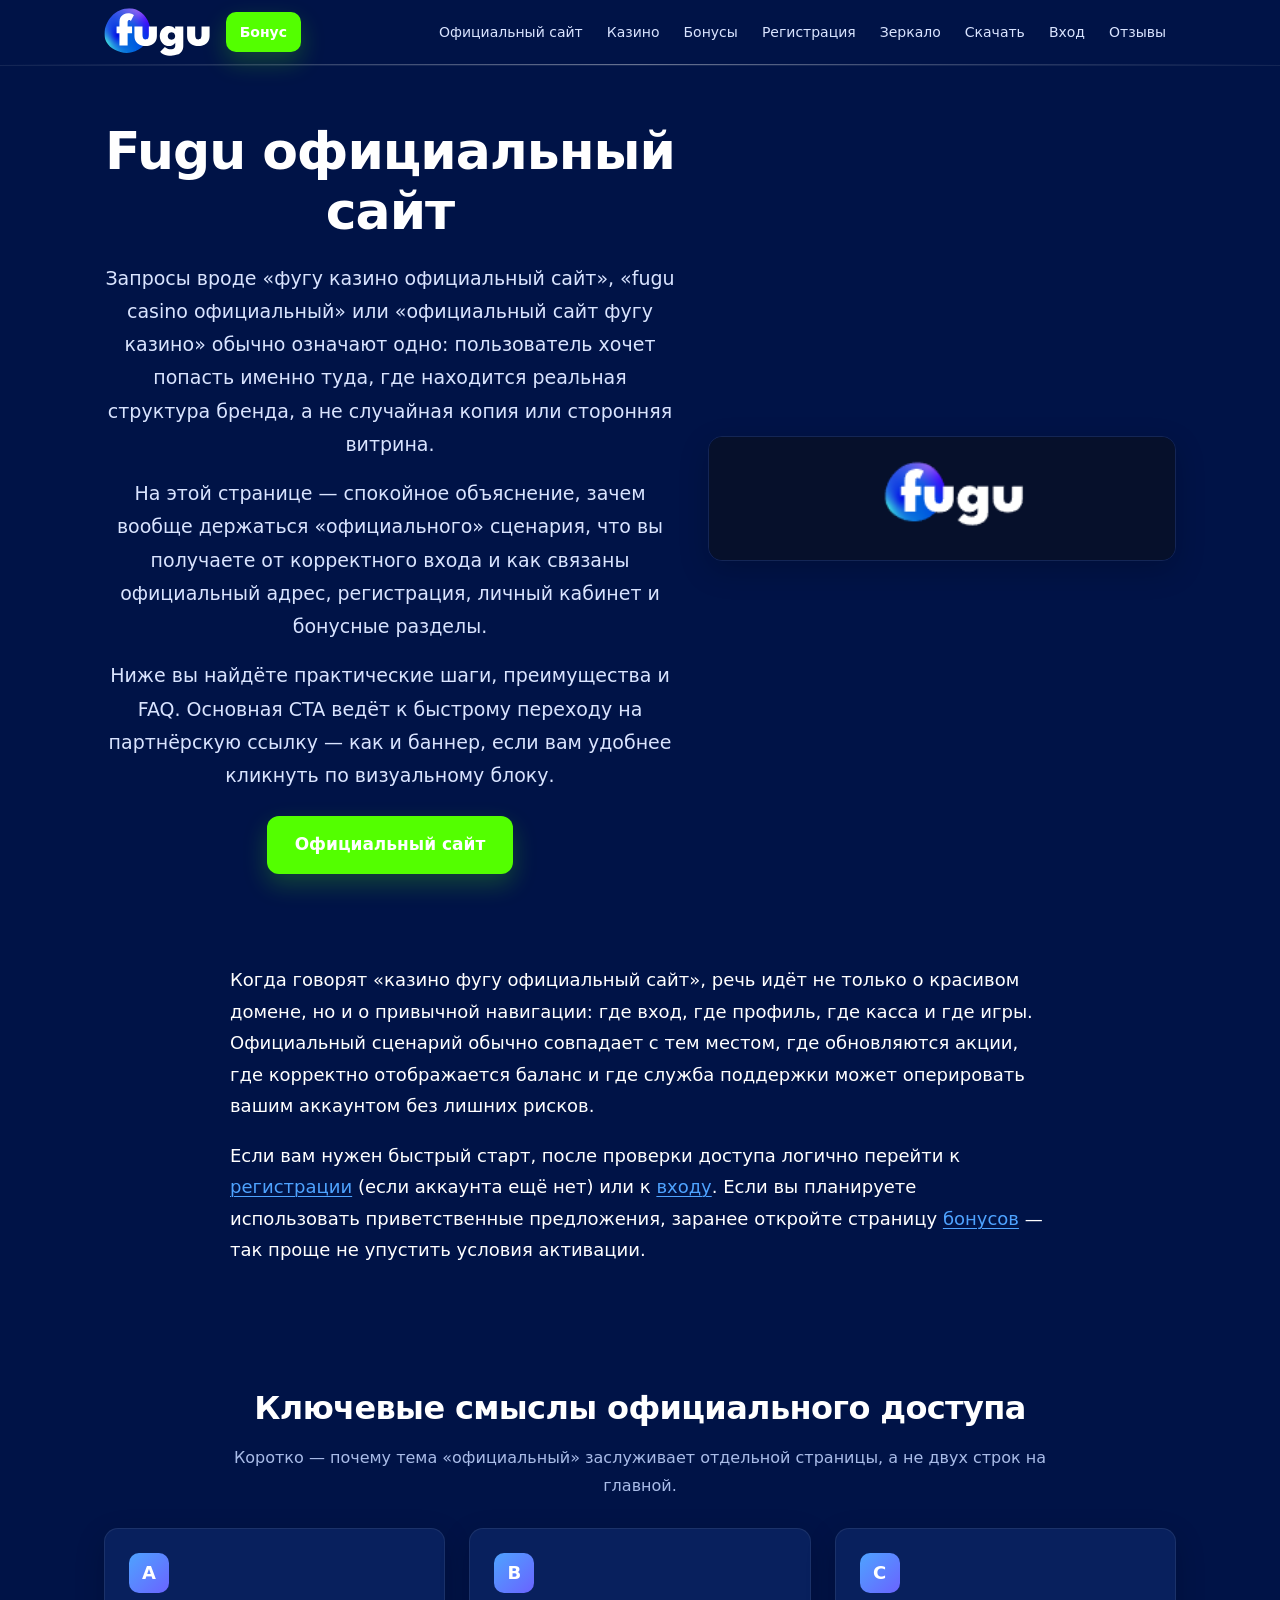
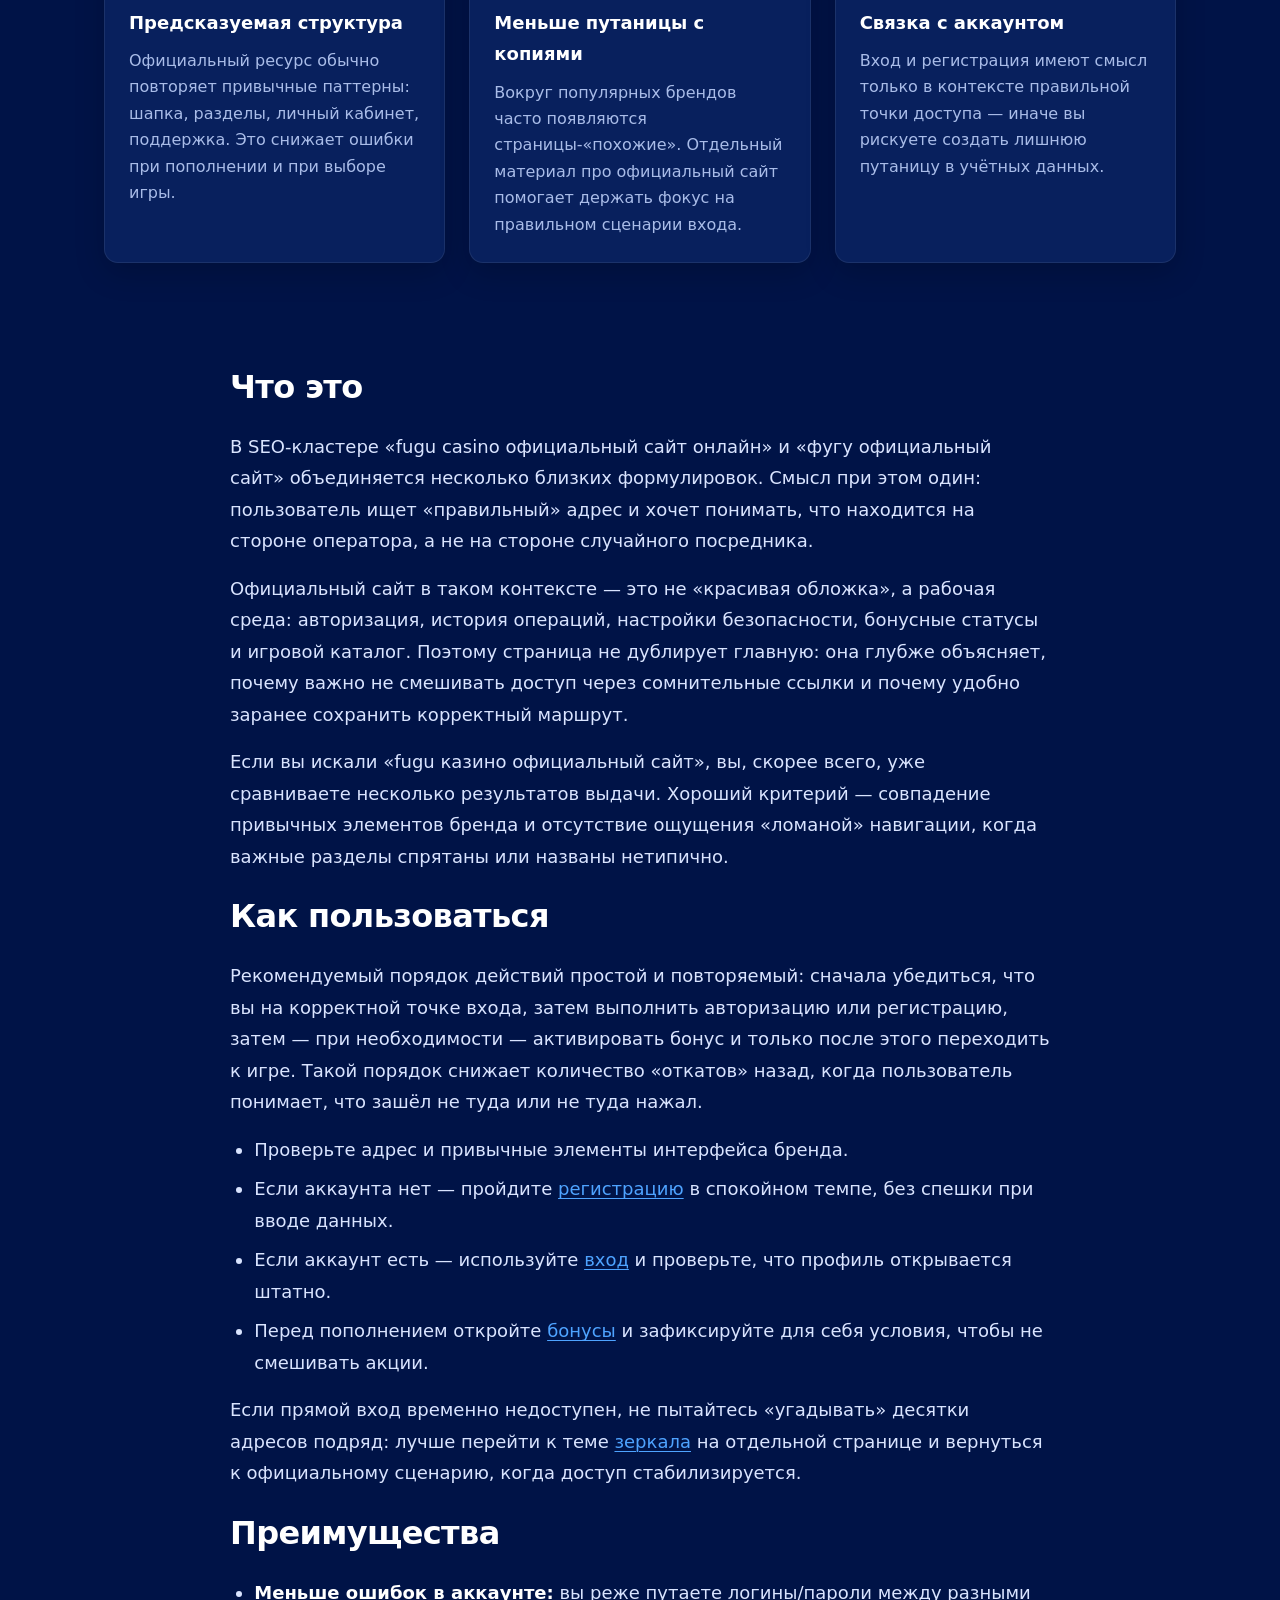
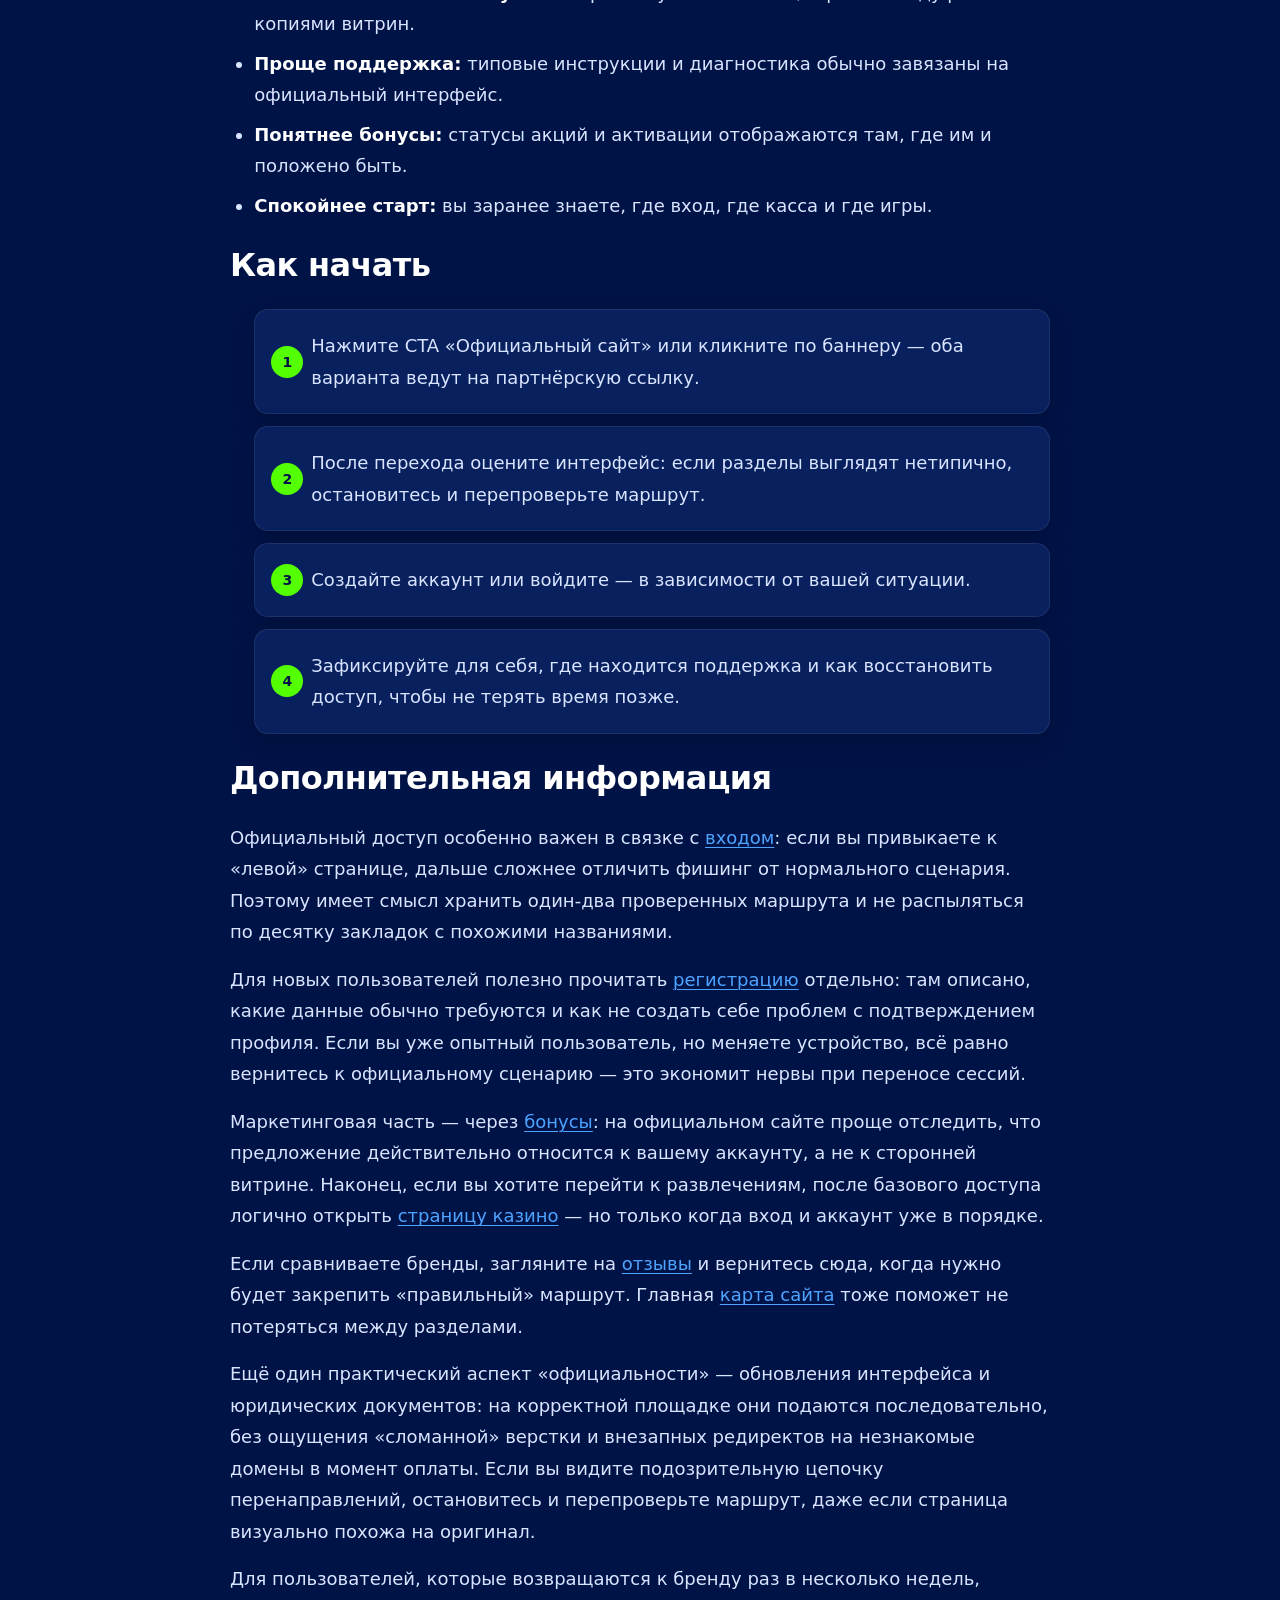
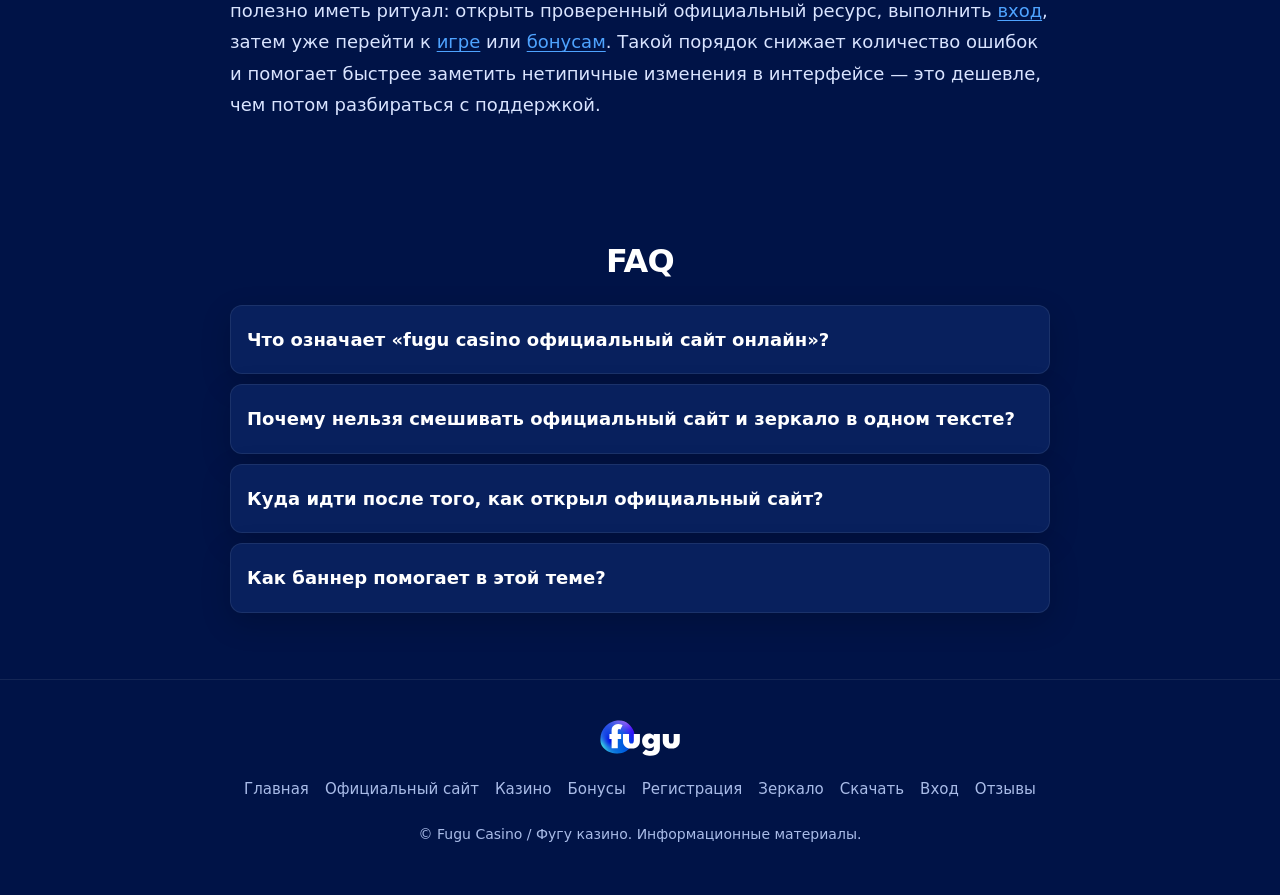
<file: official-site.html>
<!DOCTYPE html>
<html lang="ru">
  <head>
    <meta charset="utf-8" />
    <meta name="viewport" content="width=device-width, initial-scale=1" />
    <title>Fugu официальный сайт — вход и доступ к казино</title>
    <meta
      name="description"
      content="Fugu официальный сайт и Фугу казино официальный: зачем использовать официальный адрес, как войти, где регистрация и бонусы. Структура разделов и безопасный доступ."
    />
    <link rel="canonical" href="https://fugu-casino.vercel.app/official-site.html" />
    <meta property="og:type" content="website" />
    <meta property="og:title" content="Fugu официальный сайт — вход и доступ к казино" />
    <meta
      property="og:description"
      content="Официальный сайт Fugu Casino: вход, регистрация, бонусы и корректный доступ к разделам казино без путаницы."
    />
    <meta property="og:url" content="https://fugu-casino.vercel.app/official-site.html" />
    <meta property="og:image" content="https://fugu-casino.vercel.app/banner.png" />
    <meta property="og:locale" content="ru_RU" />
    <link rel="stylesheet" href="style.css" />
  </head>
  <body>
    <header class="site-header">
      <div class="container header-inner">
        <div class="header-row">
          <a class="logo-link" href="index.html">
            <img src="logo.svg" alt="Fugu Casino — логотип Фугу казино" width="180" height="48" />
          </a>
          <a
            class="btn-bonus-header"
            href="https://lkhq.cc/f196"
            rel="nofollow sponsored noopener noreferrer"
            target="_blank"
            >Бонус</a
          >
          <div class="header-end">
            <nav class="nav-desktop" aria-label="Основное меню">
              <a href="official-site.html">Официальный сайт</a>
              <a href="casino.html">Казино</a>
              <a href="bonus.html">Бонусы</a>
              <a href="registration.html">Регистрация</a>
              <a href="zerkalo.html">Зеркало</a>
              <a href="download.html">Скачать</a>
              <a href="login.html">Вход</a>
              <a href="reviews.html">Отзывы</a>
            </nav>
            <button
              type="button"
              class="nav-toggle"
              aria-controls="nav-mobile"
              aria-expanded="false"
              aria-label="Меню"
            >
              <span class="sr-only">Открыть меню</span>
              <span></span><span></span><span></span>
            </button>
          </div>
        </div>
        <div class="header-mobile-panel" id="nav-mobile">
          <nav class="nav-mobile-inner" aria-label="Мобильное меню">
            <a href="official-site.html">Официальный сайт</a>
            <a href="casino.html">Казино</a>
            <a href="bonus.html">Бонусы</a>
            <a href="registration.html">Регистрация</a>
            <a href="zerkalo.html">Зеркало</a>
            <a href="download.html">Скачать</a>
            <a href="login.html">Вход</a>
            <a href="reviews.html">Отзывы</a>
          </nav>
        </div>
      </div>
      <div class="header-glow" aria-hidden="true"></div>
    </header>

    <main class="site-main">
      <section class="hero-section">
        <div class="container">
          <div class="hero-grid">
            <div class="hero-col hero-col--text">
              <div class="text-wrap">

              <h1>Fugu официальный сайт</h1>
              <p class="lead">
                Запросы вроде «фугу казино официальный сайт», «fugu casino официальный» или «официальный сайт фугу казино» обычно означают одно: пользователь хочет попасть именно туда, где находится реальная структура бренда, а не случайная копия или сторонняя витрина.
              </p>
              <p class="lead">
                На этой странице — спокойное объяснение, зачем вообще держаться «официального» сценария, что вы получаете от корректного входа и как связаны официальный адрес, регистрация, личный кабинет и бонусные разделы.
              </p>
              <p class="lead">
                Ниже вы найдёте практические шаги, преимущества и FAQ. Основная CTA ведёт к быстрому переходу на партнёрскую ссылку — как и баннер, если вам удобнее кликнуть по визуальному блоку.
              </p>
              <div class="hero-cta-row">
                <a class="btn-cta" href="https://lkhq.cc/f196" rel="nofollow sponsored noopener noreferrer" target="_blank"
                  >Официальный сайт</a
                >
              </div>
              </div>
            </div>
            <div class="hero-col hero-col--media">
              <a class="hero-banner-link" href="https://lkhq.cc/f196" rel="nofollow sponsored noopener noreferrer" target="_blank">
              <img
                src="banner.png"
                alt="Fugu Casino — официальный сайт, бонусы, вход и доступ к основным разделам"
                width="640"
                height="360"
                loading="eager"
                decoding="async"
              />
            </a>
            </div>
          </div>
        </div>
      </section>

      <section class="content-section content-section--tight">
        <div class="container">
          <div class="text-wrap">
          <p>
            Когда говорят «казино фугу официальный сайт», речь идёт не только о красивом домене, но и о привычной навигации: где вход, где профиль, где касса и где игры. Официальный сценарий обычно совпадает с тем местом, где обновляются акции, где корректно отображается баланс и где служба поддержки может оперировать вашим аккаунтом без лишних рисков.
          </p>
          <p>
            Если вам нужен быстрый старт, после проверки доступа логично перейти к <a href="registration.html">регистрации</a> (если аккаунта ещё нет) или к <a href="login.html">входу</a>. Если вы планируете использовать приветственные предложения, заранее откройте страницу <a href="bonus.html">бонусов</a> — так проще не упустить условия активации.
          </p>
          </div>
        </div>
      </section>

      <section class="content-section">
        <div class="container">
          <div class="section-title-wrap">
            <h2>Ключевые смыслы официального доступа</h2>
            <p class="text-muted">Коротко — почему тема «официальный» заслуживает отдельной страницы, а не двух строк на главной.</p>
          </div>
          <div class="cards-grid">
            <article class="card">
              <div class="card-icon">A</div>
              <h3>Предсказуемая структура</h3>
              <p>
                Официальный ресурс обычно повторяет привычные паттерны: шапка, разделы, личный кабинет, поддержка. Это снижает ошибки при пополнении и при выборе игры.
              </p>
            </article>
            <article class="card">
              <div class="card-icon">B</div>
              <h3>Меньше путаницы с копиями</h3>
              <p>
                Вокруг популярных брендов часто появляются страницы‑«похожие». Отдельный материал про официальный сайт помогает держать фокус на правильном сценарии входа.
              </p>
            </article>
            <article class="card">
              <div class="card-icon">C</div>
              <h3>Связка с аккаунтом</h3>
              <p>
                Вход и регистрация имеют смысл только в контексте правильной точки доступа — иначе вы рискуете создать лишнюю путаницу в учётных данных.
              </p>
            </article>
          </div>
        </div>
      </section>

      <section class="content-section">
        <div class="container">
          <div class="text-wrap">
            <div class="prose">
          <h2>Что это</h2>
          <p>
            В SEO‑кластере «fugu casino официальный сайт онлайн» и «фугу официальный сайт» объединяется несколько близких формулировок. Смысл при этом один: пользователь ищет «правильный» адрес и хочет понимать, что находится на стороне оператора, а не на стороне случайного посредника.
          </p>
          <p>
            Официальный сайт в таком контексте — это не «красивая обложка», а рабочая среда: авторизация, история операций, настройки безопасности, бонусные статусы и игровой каталог. Поэтому страница не дублирует главную: она глубже объясняет, почему важно не смешивать доступ через сомнительные ссылки и почему удобно заранее сохранить корректный маршрут.
          </p>
          <p>
            Если вы искали «fugu казино официальный сайт», вы, скорее всего, уже сравниваете несколько результатов выдачи. Хороший критерий — совпадение привычных элементов бренда и отсутствие ощущения «ломаной» навигации, когда важные разделы спрятаны или названы нетипично.
          </p>

          <h2>Как пользоваться</h2>
          <p>
            Рекомендуемый порядок действий простой и повторяемый: сначала убедиться, что вы на корректной точке входа, затем выполнить авторизацию или регистрацию, затем — при необходимости — активировать бонус и только после этого переходить к игре. Такой порядок снижает количество «откатов» назад, когда пользователь понимает, что зашёл не туда или не туда нажал.
          </p>
          <ul>
            <li>Проверьте адрес и привычные элементы интерфейса бренда.</li>
            <li>Если аккаунта нет — пройдите <a href="registration.html">регистрацию</a> в спокойном темпе, без спешки при вводе данных.</li>
            <li>Если аккаунт есть — используйте <a href="login.html">вход</a> и проверьте, что профиль открывается штатно.</li>
            <li>Перед пополнением откройте <a href="bonus.html">бонусы</a> и зафиксируйте для себя условия, чтобы не смешивать акции.</li>
          </ul>
          <p>
            Если прямой вход временно недоступен, не пытайтесь «угадывать» десятки адресов подряд: лучше перейти к теме <a href="zerkalo.html">зеркала</a> на отдельной странице и вернуться к официальному сценарию, когда доступ стабилизируется.
          </p>

          <h2>Преимущества</h2>
          <ul>
            <li><strong>Меньше ошибок в аккаунте:</strong> вы реже путаете логины/пароли между разными копиями витрин.</li>
            <li><strong>Проще поддержка:</strong> типовые инструкции и диагностика обычно завязаны на официальный интерфейс.</li>
            <li><strong>Понятнее бонусы:</strong> статусы акций и активации отображаются там, где им и положено быть.</li>
            <li><strong>Спокойнее старт:</strong> вы заранее знаете, где вход, где касса и где игры.</li>
          </ul>

          <h2>Как начать</h2>
          <ol class="steps">
            <li>Нажмите CTA «Официальный сайт» или кликните по баннеру — оба варианта ведут на партнёрскую ссылку.</li>
            <li>После перехода оцените интерфейс: если разделы выглядят нетипично, остановитесь и перепроверьте маршрут.</li>
            <li>Создайте аккаунт или войдите — в зависимости от вашей ситуации.</li>
            <li>Зафиксируйте для себя, где находится поддержка и как восстановить доступ, чтобы не терять время позже.</li>
          </ol>

          <h2>Дополнительная информация</h2>
          <p>
            Официальный доступ особенно важен в связке с <a href="login.html">входом</a>: если вы привыкаете к «левой» странице, дальше сложнее отличить фишинг от нормального сценария. Поэтому имеет смысл хранить один‑два проверенных маршрута и не распыляться по десятку закладок с похожими названиями.
          </p>
          <p>
            Для новых пользователей полезно прочитать <a href="registration.html">регистрацию</a> отдельно: там описано, какие данные обычно требуются и как не создать себе проблем с подтверждением профиля. Если вы уже опытный пользователь, но меняете устройство, всё равно вернитесь к официальному сценарию — это экономит нервы при переносе сессий.
          </p>
          <p>
            Маркетинговая часть — через <a href="bonus.html">бонусы</a>: на официальном сайте проще отследить, что предложение действительно относится к вашему аккаунту, а не к сторонней витрине. Наконец, если вы хотите перейти к развлечениям, после базового доступа логично открыть <a href="casino.html">страницу казино</a> — но только когда вход и аккаунт уже в порядке.
          </p>
          <p>
            Если сравниваете бренды, загляните на <a href="reviews.html">отзывы</a> и вернитесь сюда, когда нужно будет закрепить «правильный» маршрут. Главная <a href="index.html">карта сайта</a> тоже поможет не потеряться между разделами.
          </p>
          <p>
            Ещё один практический аспект «официальности» — обновления интерфейса и юридических документов: на корректной площадке они подаются последовательно, без ощущения «сломанной» верстки и внезапных редиректов на незнакомые домены в момент оплаты. Если вы видите подозрительную цепочку перенаправлений, остановитесь и перепроверьте маршрут, даже если страница визуально похожа на оригинал.
          </p>
          <p>
            Для пользователей, которые возвращаются к бренду раз в несколько недель, полезно иметь ритуал: открыть проверенный официальный ресурс, выполнить <a href="login.html">вход</a>, затем уже перейти к <a href="casino.html">игре</a> или <a href="bonus.html">бонусам</a>. Такой порядок снижает количество ошибок и помогает быстрее заметить нетипичные изменения в интерфейсе — это дешевле, чем потом разбираться с поддержкой.
          </p>
            </div>
          </div>
        </div>
      </section>

      <section class="faq-section">
        <div class="container">
          <div class="text-wrap">
          <h2>FAQ</h2>
          <div class="faq">
            <details>
              <summary>Что означает «fugu casino официальный сайт онлайн»?</summary>
              <p>
                Обычно это запрос на живой доступ к веб‑версии без скачивания. Смысл тот же: пользователь хочет открыть привычный онлайн‑интерфейс бренда и продолжить сценарий входа или регистрации.
              </p>
            </details>
            <details>
              <summary>Почему нельзя смешивать официальный сайт и зеркало в одном тексте?</summary>
              <p>
                Можно упоминать смежность, но разные интенты путают читателя: зеркало — про альтернативный доступ, официальный сайт — про базовый маршрут. У нас зеркало вынесено отдельно, чтобы не размывать фокус.
              </p>
            </details>
            <details>
              <summary>Куда идти после того, как открыл официальный сайт?</summary>
              <p>
                Если аккаунта нет — <a href="registration.html">регистрация</a>. Если есть — <a href="login.html">вход</a>. Если планируете акции — <a href="bonus.html">бонусы</a>.
              </p>
            </details>
            <details>
              <summary>Как баннер помогает в этой теме?</summary>
              <p>
                Баннер — крупный визуальный ориентир и быстрый клик к переходу. Alt у изображения описывает смысл блока, чтобы сохранить доступность и SEO‑качество.
              </p>
            </details>
          </div>
          </div>
        </div>
      </section>
    </main>

    <footer class="site-footer">
      <div class="container footer-inner">
        <a class="footer-logo" href="index.html">
          <img src="logo.svg" alt="Fugu Casino" width="140" height="40" />
        </a>
        <nav class="footer-nav" aria-label="Нижнее меню">
          <a href="index.html">Главная</a>
          <a href="official-site.html">Официальный сайт</a>
          <a href="casino.html">Казино</a>
          <a href="bonus.html">Бонусы</a>
          <a href="registration.html">Регистрация</a>
          <a href="zerkalo.html">Зеркало</a>
          <a href="download.html">Скачать</a>
          <a href="login.html">Вход</a>
          <a href="reviews.html">Отзывы</a>
        </nav>
        <p class="footer-copy">© Fugu Casino / Фугу казино. Информационные материалы.</p>
      </div>
    </footer>
    <script src="script.js"></script>
  </body>
</html>
</file>
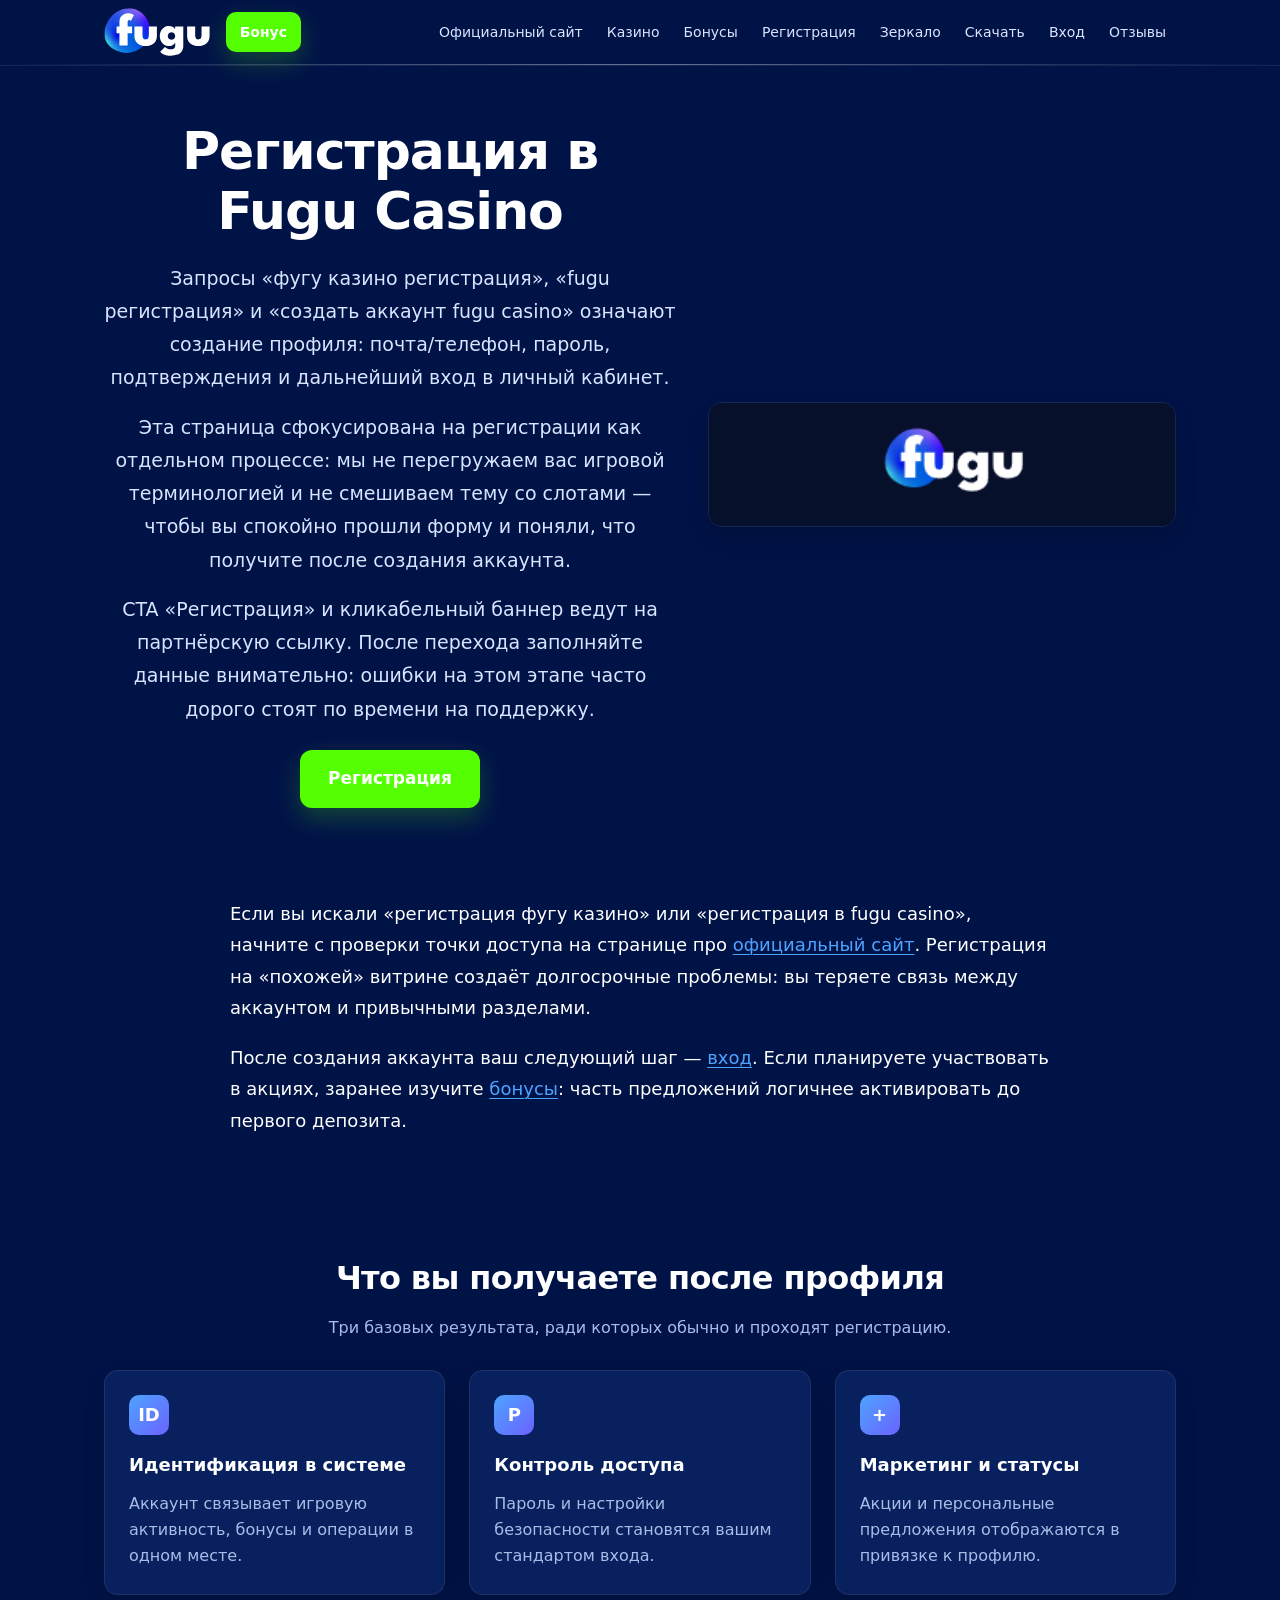
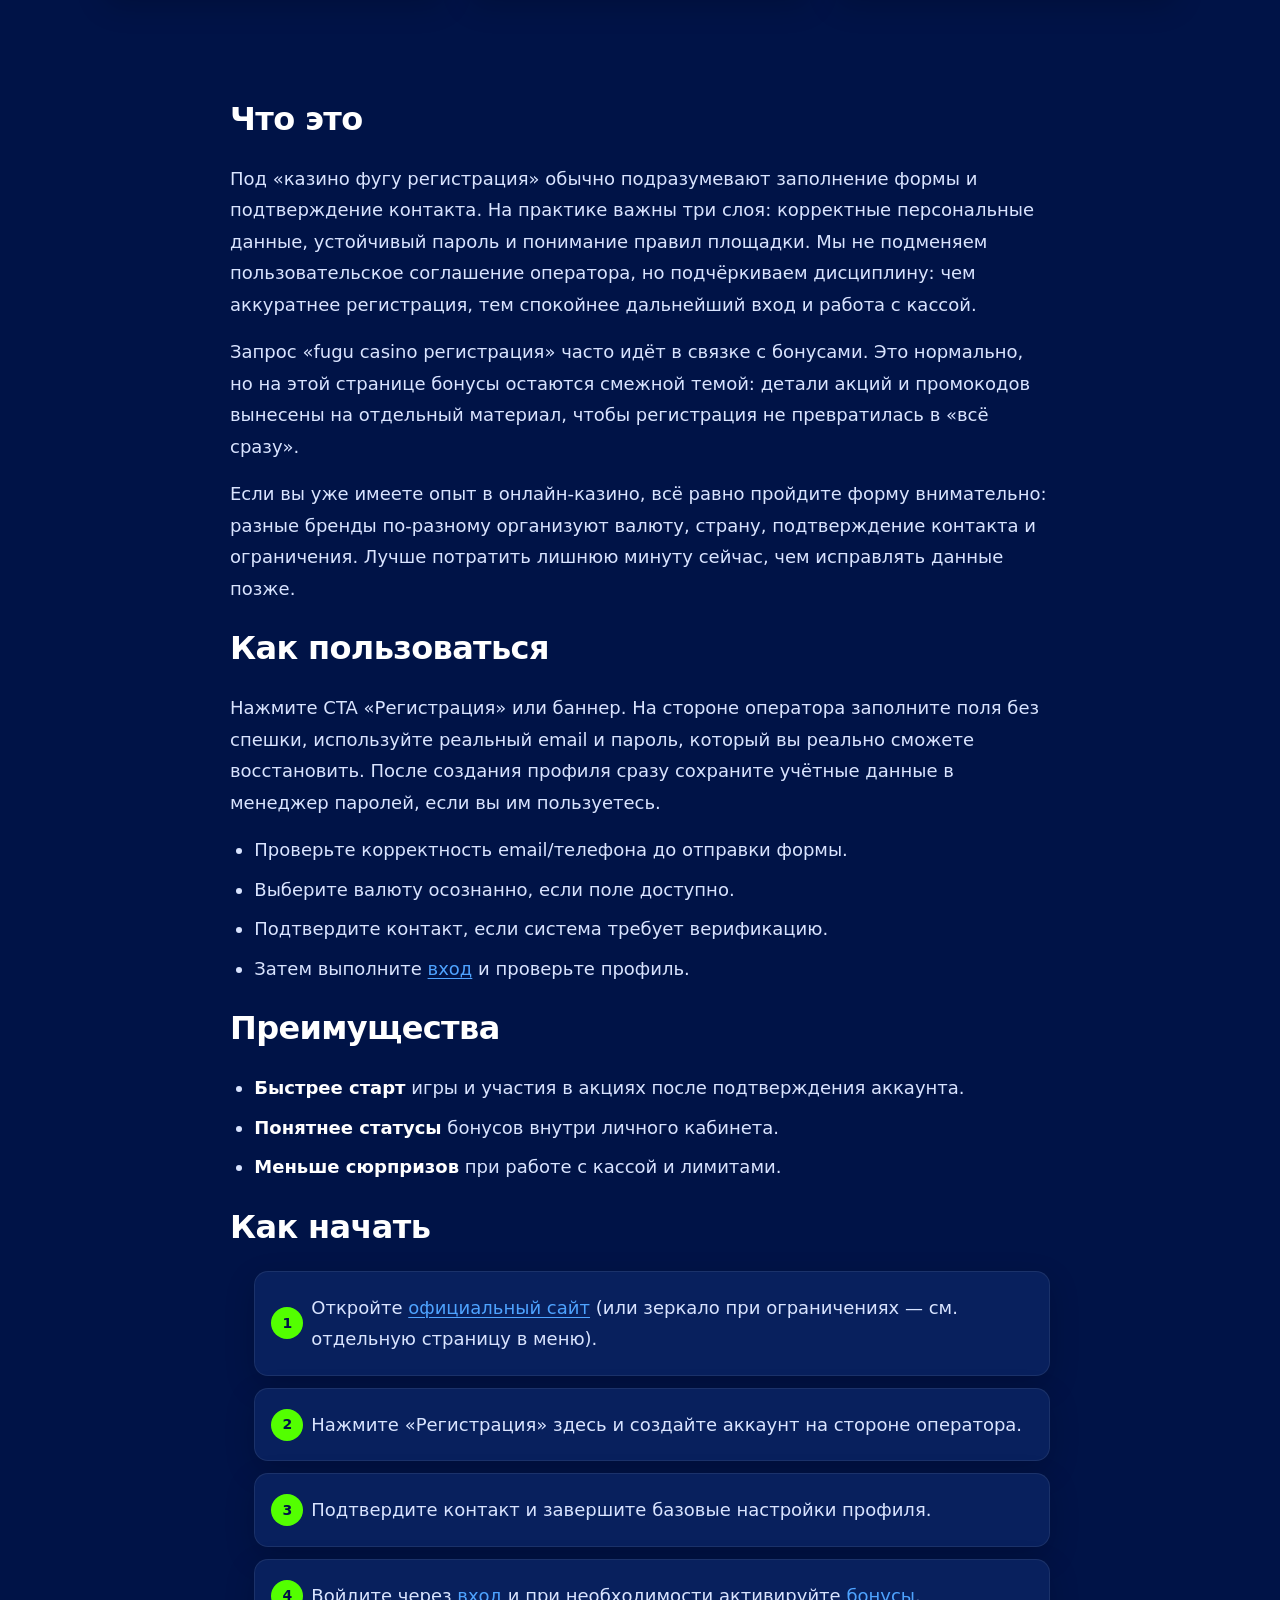
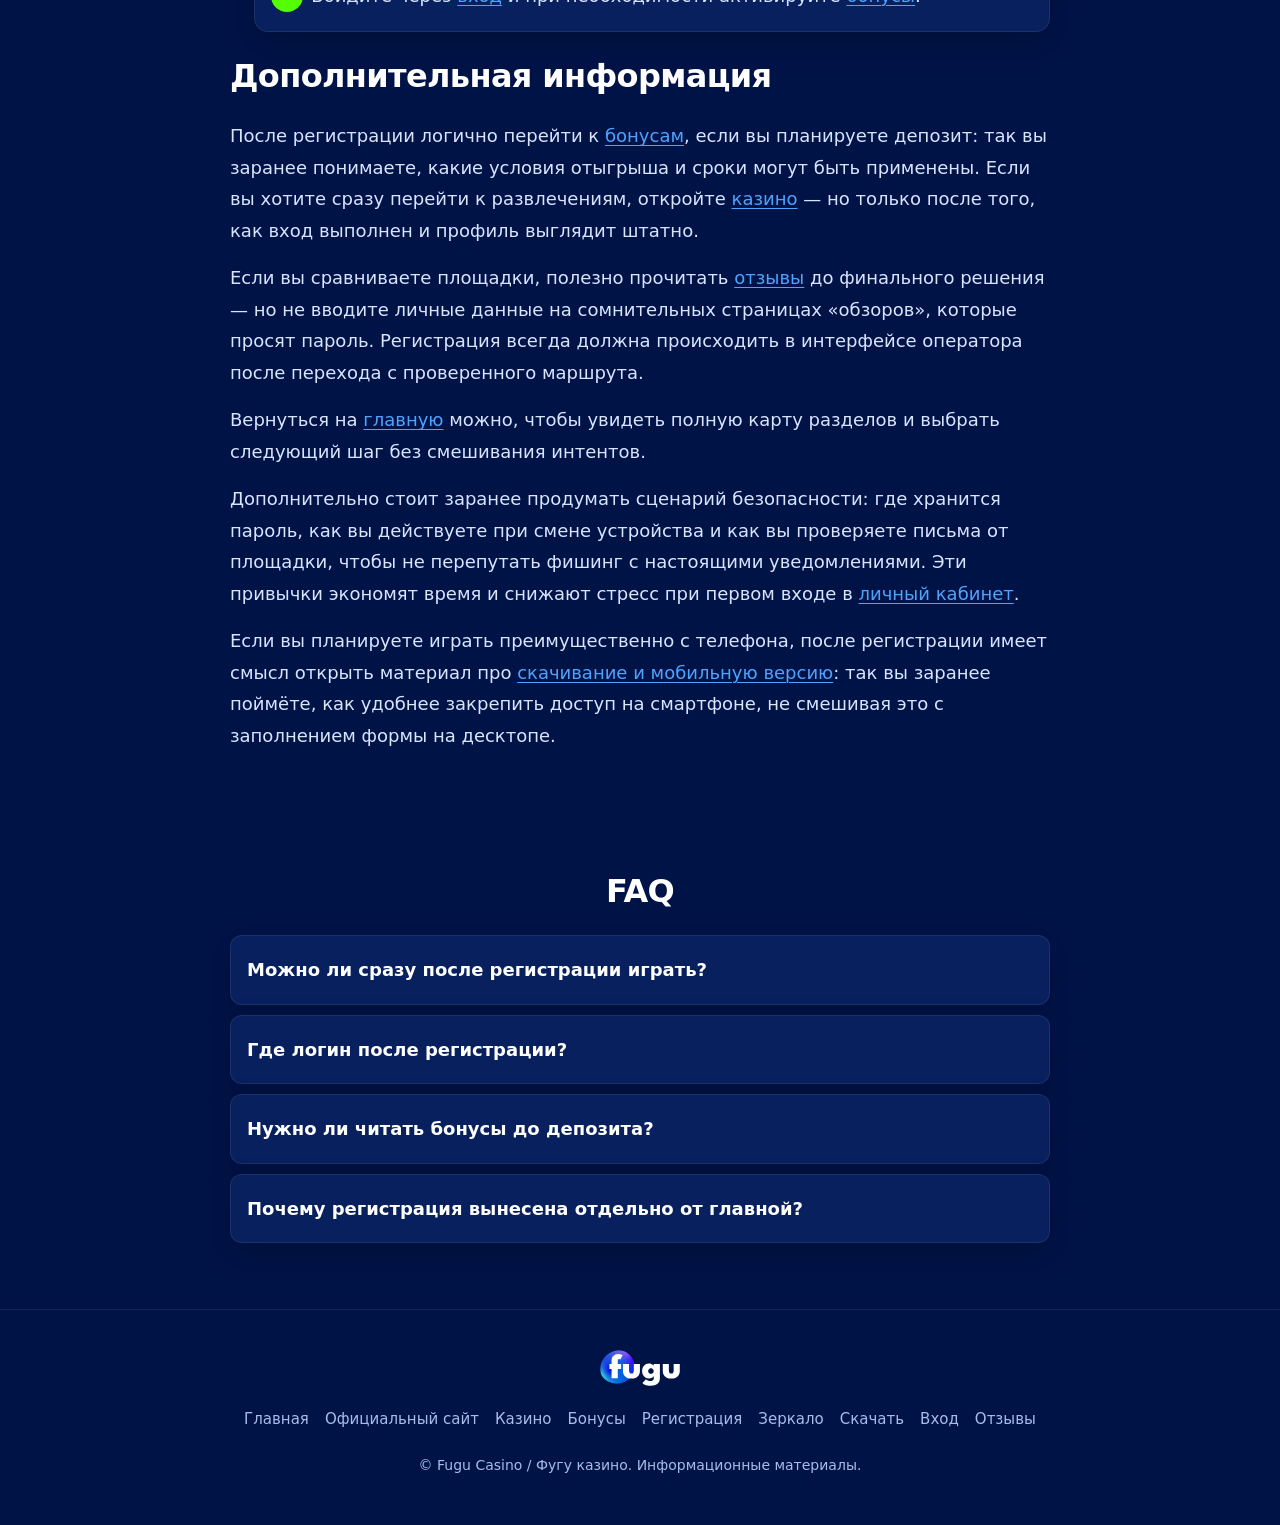
<file: registration.html>
<!DOCTYPE html>
<html lang="ru">
  <head>
    <meta charset="utf-8" />
    <meta name="viewport" content="width=device-width, initial-scale=1" />
    <title>Регистрация в Fugu Casino — как создать аккаунт</title>
    <meta
      name="description"
      content="Фугу казино регистрация и регистрация в fugu casino: создание аккаунта, какие данные нужны, быстрый старт и что делать после профиля. Связка с входом, бонусами и официальным сайтом."
    />
    <link rel="canonical" href="https://fugu-casino.vercel.app/registration.html" />
    <meta property="og:type" content="website" />
    <meta property="og:title" content="Регистрация в Fugu Casino — как создать аккаунт" />
    <meta property="og:description" content="Создать аккаунт Fugu Casino: пошагово, без смешивания входа и игры. Официальный доступ и бонусы после регистрации." />
    <meta property="og:url" content="https://fugu-casino.vercel.app/registration.html" />
    <meta property="og:image" content="https://fugu-casino.vercel.app/banner.png" />
    <meta property="og:locale" content="ru_RU" />
    <link rel="stylesheet" href="style.css" />
  </head>
  <body>
    <header class="site-header">
      <div class="container header-inner">
        <div class="header-row">
          <a class="logo-link" href="index.html">
            <img src="logo.svg" alt="Fugu Casino — логотип Фугу казино" width="180" height="48" />
          </a>
          <a
            class="btn-bonus-header"
            href="https://lkhq.cc/f196"
            rel="nofollow sponsored noopener noreferrer"
            target="_blank"
            >Бонус</a
          >
          <div class="header-end">
            <nav class="nav-desktop" aria-label="Основное меню">
              <a href="official-site.html">Официальный сайт</a>
              <a href="casino.html">Казино</a>
              <a href="bonus.html">Бонусы</a>
              <a href="registration.html">Регистрация</a>
              <a href="zerkalo.html">Зеркало</a>
              <a href="download.html">Скачать</a>
              <a href="login.html">Вход</a>
              <a href="reviews.html">Отзывы</a>
            </nav>
            <button
              type="button"
              class="nav-toggle"
              aria-controls="nav-mobile"
              aria-expanded="false"
              aria-label="Меню"
            >
              <span class="sr-only">Открыть меню</span>
              <span></span><span></span><span></span>
            </button>
          </div>
        </div>
        <div class="header-mobile-panel" id="nav-mobile">
          <nav class="nav-mobile-inner" aria-label="Мобильное меню">
            <a href="official-site.html">Официальный сайт</a>
            <a href="casino.html">Казино</a>
            <a href="bonus.html">Бонусы</a>
            <a href="registration.html">Регистрация</a>
            <a href="zerkalo.html">Зеркало</a>
            <a href="download.html">Скачать</a>
            <a href="login.html">Вход</a>
            <a href="reviews.html">Отзывы</a>
          </nav>
        </div>
      </div>
      <div class="header-glow" aria-hidden="true"></div>
    </header>

    <main class="site-main">
      <section class="hero-section">
        <div class="container">
          <div class="hero-grid">
            <div class="hero-col hero-col--text">
              <div class="text-wrap">

              <h1>Регистрация в Fugu Casino</h1>
              <p class="lead">
                Запросы «фугу казино регистрация», «fugu регистрация» и «создать аккаунт fugu casino» означают создание профиля: почта/телефон, пароль, подтверждения и дальнейший вход в личный кабинет.
              </p>
              <p class="lead">
                Эта страница сфокусирована на регистрации как отдельном процессе: мы не перегружаем вас игровой терминологией и не смешиваем тему со слотами — чтобы вы спокойно прошли форму и поняли, что получите после создания аккаунта.
              </p>
              <p class="lead">
                CTA «Регистрация» и кликабельный баннер ведут на партнёрскую ссылку. После перехода заполняйте данные внимательно: ошибки на этом этапе часто дорого стоят по времени на поддержку.
              </p>
              <div class="hero-cta-row">
                <a class="btn-cta" href="https://lkhq.cc/f196" rel="nofollow sponsored noopener noreferrer" target="_blank">Регистрация</a>
              </div>
              </div>
            </div>
            <div class="hero-col hero-col--media">
              <a class="hero-banner-link" href="https://lkhq.cc/f196" rel="nofollow sponsored noopener noreferrer" target="_blank">
              <img
                src="banner.png"
                alt="Fugu Casino — официальный сайт, бонусы, вход и доступ к основным разделам"
                width="640"
                height="360"
                loading="eager"
                decoding="async"
              />
            </a>
            </div>
          </div>
        </div>
      </section>

      <section class="content-section content-section--tight">
        <div class="container">
          <div class="text-wrap">
          <p>
            Если вы искали «регистрация фугу казино» или «регистрация в fugu casino», начните с проверки точки доступа на странице про <a href="official-site.html">официальный сайт</a>. Регистрация на «похожей» витрине создаёт долгосрочные проблемы: вы теряете связь между аккаунтом и привычными разделами.
          </p>
          <p>
            После создания аккаунта ваш следующий шаг — <a href="login.html">вход</a>. Если планируете участвовать в акциях, заранее изучите <a href="bonus.html">бонусы</a>: часть предложений логичнее активировать до первого депозита.
          </p>
          </div>
        </div>
      </section>

      <section class="content-section">
        <div class="container">
          <div class="section-title-wrap">
            <h2>Что вы получаете после профиля</h2>
            <p class="text-muted">Три базовых результата, ради которых обычно и проходят регистрацию.</p>
          </div>
          <div class="cards-grid">
            <article class="card">
              <div class="card-icon">ID</div>
              <h3>Идентификация в системе</h3>
              <p>Аккаунт связывает игровую активность, бонусы и операции в одном месте.</p>
            </article>
            <article class="card">
              <div class="card-icon">P</div>
              <h3>Контроль доступа</h3>
              <p>Пароль и настройки безопасности становятся вашим стандартом входа.</p>
            </article>
            <article class="card">
              <div class="card-icon">+</div>
              <h3>Маркетинг и статусы</h3>
              <p>Акции и персональные предложения отображаются в привязке к профилю.</p>
            </article>
          </div>
        </div>
      </section>

      <section class="content-section">
        <div class="container">
          <div class="text-wrap">
            <div class="prose">
          <h2>Что это</h2>
          <p>
            Под «казино фугу регистрация» обычно подразумевают заполнение формы и подтверждение контакта. На практике важны три слоя: корректные персональные данные, устойчивый пароль и понимание правил площадки. Мы не подменяем пользовательское соглашение оператора, но подчёркиваем дисциплину: чем аккуратнее регистрация, тем спокойнее дальнейший вход и работа с кассой.
          </p>
          <p>
            Запрос «fugu casino регистрация» часто идёт в связке с бонусами. Это нормально, но на этой странице бонусы остаются смежной темой: детали акций и промокодов вынесены на отдельный материал, чтобы регистрация не превратилась в «всё сразу».
          </p>
          <p>
            Если вы уже имеете опыт в онлайн‑казино, всё равно пройдите форму внимательно: разные бренды по‑разному организуют валюту, страну, подтверждение контакта и ограничения. Лучше потратить лишнюю минуту сейчас, чем исправлять данные позже.
          </p>

          <h2>Как пользоваться</h2>
          <p>
            Нажмите CTA «Регистрация» или баннер. На стороне оператора заполните поля без спешки, используйте реальный email и пароль, который вы реально сможете восстановить. После создания профиля сразу сохраните учётные данные в менеджер паролей, если вы им пользуетесь.
          </p>
          <ul>
            <li>Проверьте корректность email/телефона до отправки формы.</li>
            <li>Выберите валюту осознанно, если поле доступно.</li>
            <li>Подтвердите контакт, если система требует верификацию.</li>
            <li>Затем выполните <a href="login.html">вход</a> и проверьте профиль.</li>
          </ul>

          <h2>Преимущества</h2>
          <ul>
            <li><strong>Быстрее старт</strong> игры и участия в акциях после подтверждения аккаунта.</li>
            <li><strong>Понятнее статусы</strong> бонусов внутри личного кабинета.</li>
            <li><strong>Меньше сюрпризов</strong> при работе с кассой и лимитами.</li>
          </ul>

          <h2>Как начать</h2>
          <ol class="steps">
            <li>Откройте <a href="official-site.html">официальный сайт</a> (или зеркало при ограничениях — см. отдельную страницу в меню).</li>
            <li>Нажмите «Регистрация» здесь и создайте аккаунт на стороне оператора.</li>
            <li>Подтвердите контакт и завершите базовые настройки профиля.</li>
            <li>Войдите через <a href="login.html">вход</a> и при необходимости активируйте <a href="bonus.html">бонусы</a>.</li>
          </ol>

          <h2>Дополнительная информация</h2>
          <p>
            После регистрации логично перейти к <a href="bonus.html">бонусам</a>, если вы планируете депозит: так вы заранее понимаете, какие условия отыгрыша и сроки могут быть применены. Если вы хотите сразу перейти к развлечениям, откройте <a href="casino.html">казино</a> — но только после того, как вход выполнен и профиль выглядит штатно.
          </p>
          <p>
            Если вы сравниваете площадки, полезно прочитать <a href="reviews.html">отзывы</a> до финального решения — но не вводите личные данные на сомнительных страницах «обзоров», которые просят пароль. Регистрация всегда должна происходить в интерфейсе оператора после перехода с проверенного маршрута.
          </p>
          <p>
            Вернуться на <a href="index.html">главную</a> можно, чтобы увидеть полную карту разделов и выбрать следующий шаг без смешивания интентов.
          </p>
          <p>
            Дополнительно стоит заранее продумать сценарий безопасности: где хранится пароль, как вы действуете при смене устройства и как вы проверяете письма от площадки, чтобы не перепутать фишинг с настоящими уведомлениями. Эти привычки экономят время и снижают стресс при первом входе в <a href="login.html">личный кабинет</a>.
          </p>
          <p>
            Если вы планируете играть преимущественно с телефона, после регистрации имеет смысл открыть материал про <a href="download.html">скачивание и мобильную версию</a>: так вы заранее поймёте, как удобнее закрепить доступ на смартфоне, не смешивая это с заполнением формы на десктопе.
          </p>
            </div>
          </div>
        </div>
      </section>

      <section class="faq-section">
        <div class="container">
          <div class="text-wrap">
          <h2>FAQ</h2>
          <div class="faq">
            <details>
              <summary>Можно ли сразу после регистрации играть?</summary>
              <p>
                Обычно да, но зависит от правил оператора, верификации и платёжных сценариев. Для игрового фокуса откройте <a href="casino.html">страницу казино</a> после входа.
              </p>
            </details>
            <details>
              <summary>Где логин после регистрации?</summary>
              <p>
                На странице <a href="login.html">входа</a>: это следующий естественный шаг после создания аккаунта.
              </p>
            </details>
            <details>
              <summary>Нужно ли читать бонусы до депозита?</summary>
              <p>
                Если вы планируете пополнение, заранее откройте <a href="bonus.html">бонусы</a> и сравните условия — это снижает количество недопониманий после начисления.
              </p>
            </details>
            <details>
              <summary>Почему регистрация вынесена отдельно от главной?</summary>
              <p>
                Потому что это отдельный интент: пользователь ищет конкретные шаги и требования, а не общий обзор бренда.
              </p>
            </details>
          </div>
          </div>
        </div>
      </section>
    </main>

    <footer class="site-footer">
      <div class="container footer-inner">
        <a class="footer-logo" href="index.html"><img src="logo.svg" alt="Fugu Casino" width="140" height="40" /></a>
        <nav class="footer-nav" aria-label="Нижнее меню">
          <a href="index.html">Главная</a>
          <a href="official-site.html">Официальный сайт</a>
          <a href="casino.html">Казино</a>
          <a href="bonus.html">Бонусы</a>
          <a href="registration.html">Регистрация</a>
          <a href="zerkalo.html">Зеркало</a>
          <a href="download.html">Скачать</a>
          <a href="login.html">Вход</a>
          <a href="reviews.html">Отзывы</a>
        </nav>
        <p class="footer-copy">© Fugu Casino / Фугу казино. Информационные материалы.</p>
      </div>
    </footer>
    <script src="script.js"></script>
  </body>
</html>
</file>
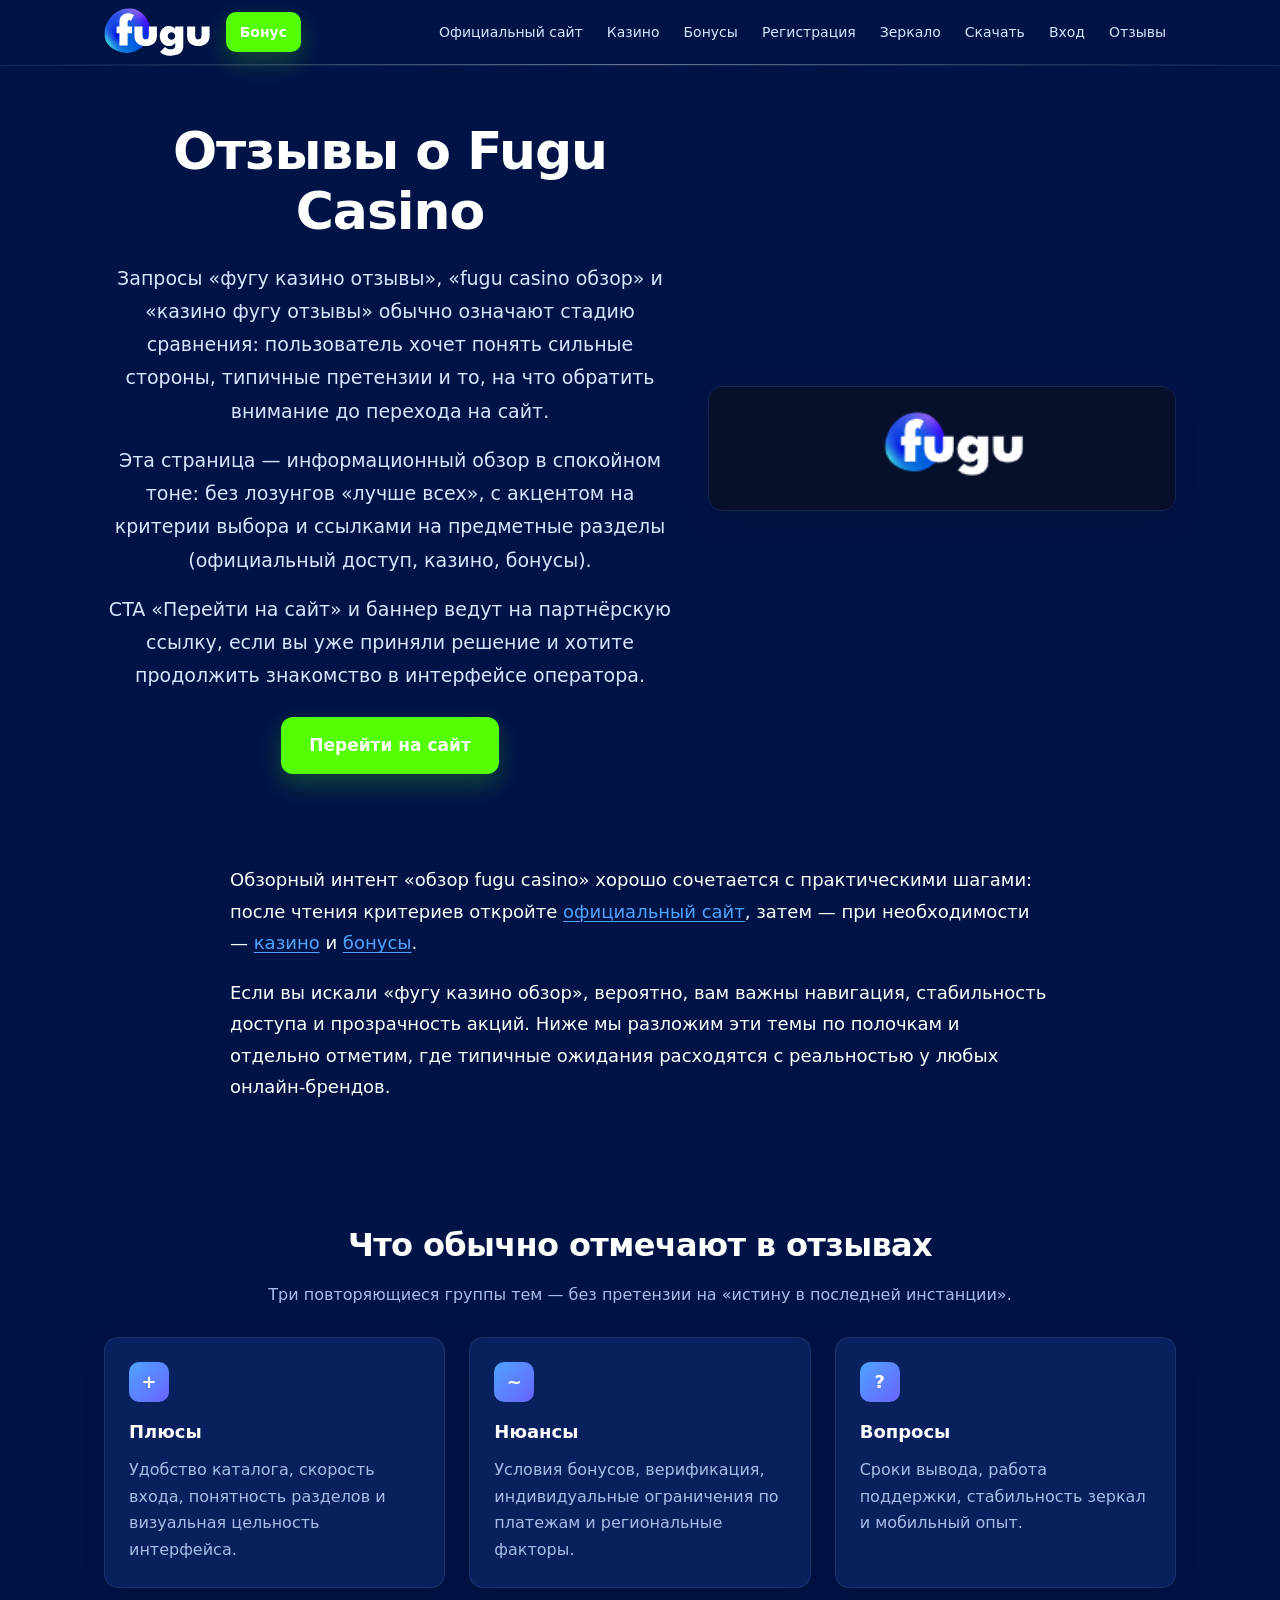
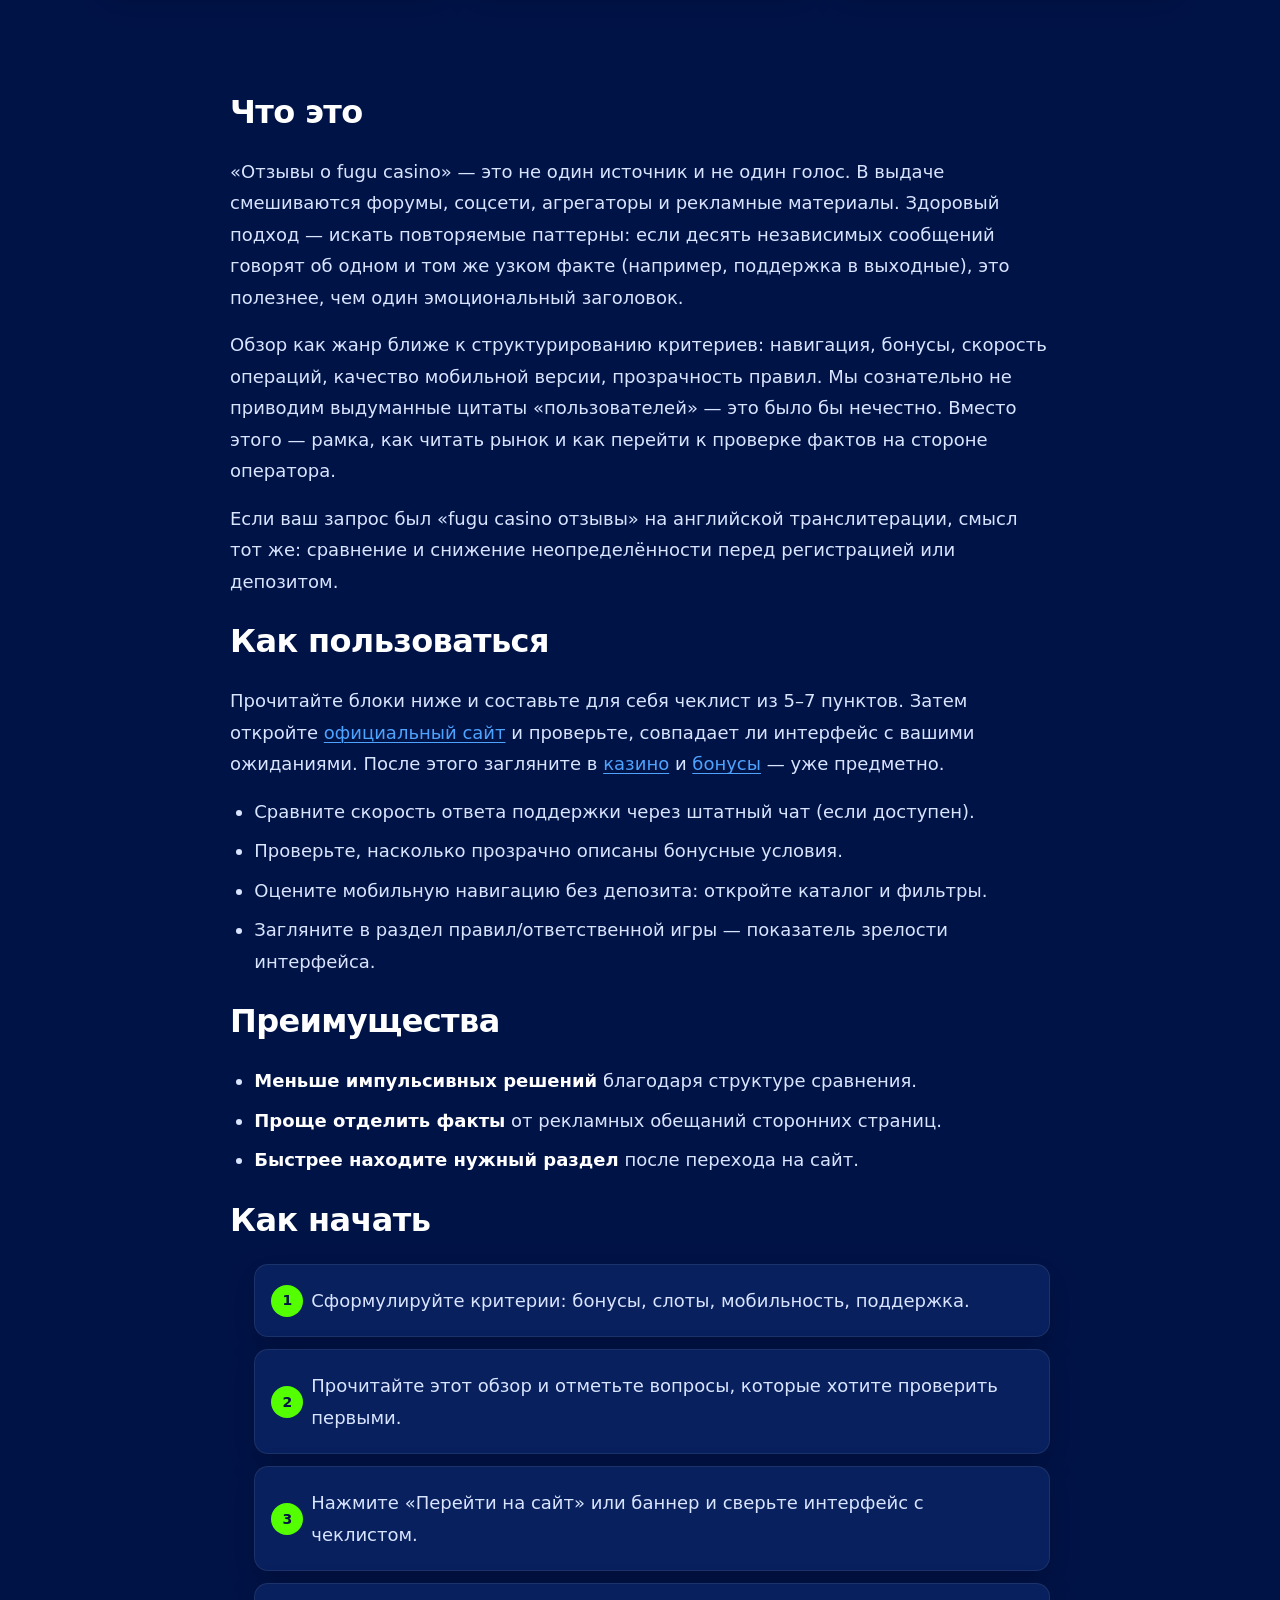
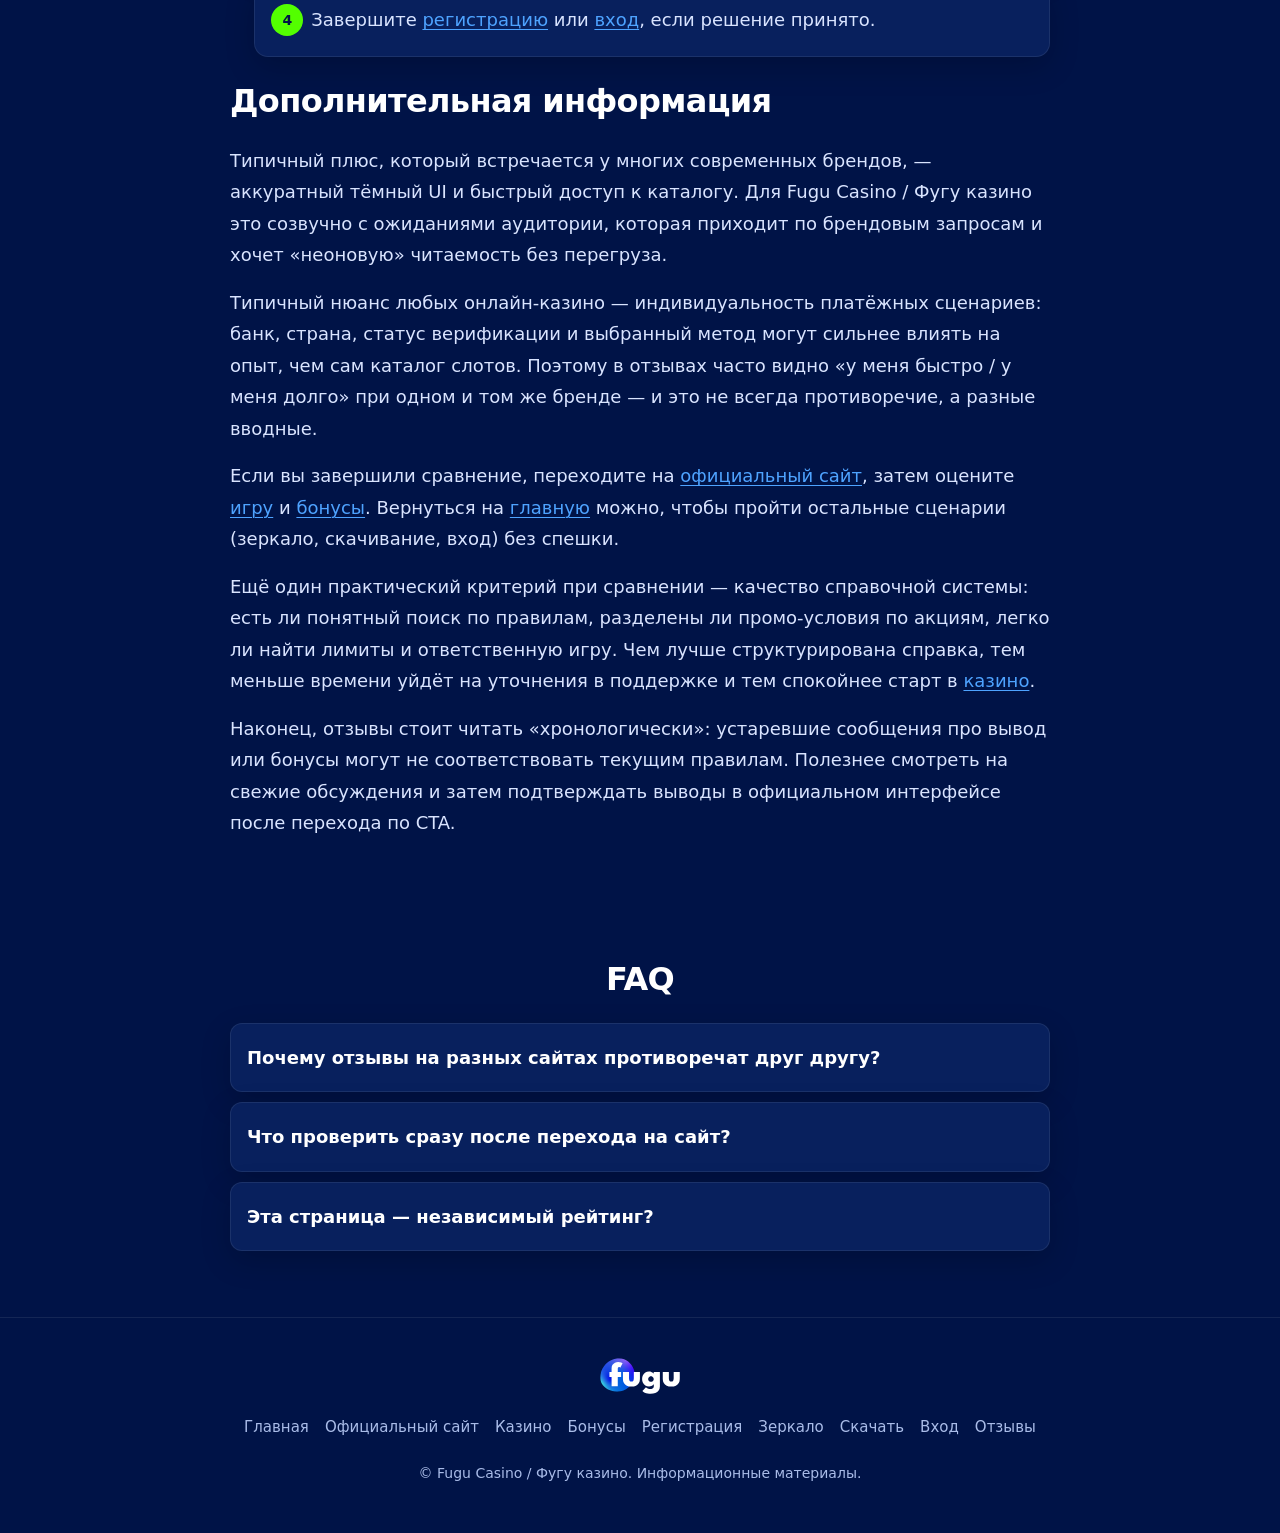
<file: reviews.html>
<!DOCTYPE html>
<html lang="ru">
  <head>
    <meta charset="utf-8" />
    <meta name="viewport" content="width=device-width, initial-scale=1" />
    <title>Отзывы о Fugu Casino — обзор, плюсы и особенности</title>
    <meta
      name="description"
      content="Фугу казино отзывы и обзор fugu casino: плюсы, нюансы, ожидания пользователей. Сравнение с другими площадками и переход на официальный сайт, казино и бонусы."
    />
    <link rel="canonical" href="https://fugu-casino.vercel.app/reviews.html" />
    <meta property="og:type" content="website" />
    <meta property="og:title" content="Отзывы о Fugu Casino — обзор, плюсы и особенности" />
    <meta property="og:description" content="Казино фугу отзывы и fugu casino обзор: структурированный взгляд перед переходом на сайт." />
    <meta property="og:url" content="https://fugu-casino.vercel.app/reviews.html" />
    <meta property="og:image" content="https://fugu-casino.vercel.app/banner.png" />
    <meta property="og:locale" content="ru_RU" />
    <link rel="stylesheet" href="style.css" />
  </head>
  <body>
    <header class="site-header">
      <div class="container header-inner">
        <div class="header-row">
          <a class="logo-link" href="index.html">
            <img src="logo.svg" alt="Fugu Casino — логотип Фугу казино" width="180" height="48" />
          </a>
          <a
            class="btn-bonus-header"
            href="https://lkhq.cc/f196"
            rel="nofollow sponsored noopener noreferrer"
            target="_blank"
            >Бонус</a
          >
          <div class="header-end">
            <nav class="nav-desktop" aria-label="Основное меню">
              <a href="official-site.html">Официальный сайт</a>
              <a href="casino.html">Казино</a>
              <a href="bonus.html">Бонусы</a>
              <a href="registration.html">Регистрация</a>
              <a href="zerkalo.html">Зеркало</a>
              <a href="download.html">Скачать</a>
              <a href="login.html">Вход</a>
              <a href="reviews.html">Отзывы</a>
            </nav>
            <button
              type="button"
              class="nav-toggle"
              aria-controls="nav-mobile"
              aria-expanded="false"
              aria-label="Меню"
            >
              <span class="sr-only">Открыть меню</span>
              <span></span><span></span><span></span>
            </button>
          </div>
        </div>
        <div class="header-mobile-panel" id="nav-mobile">
          <nav class="nav-mobile-inner" aria-label="Мобильное меню">
            <a href="official-site.html">Официальный сайт</a>
            <a href="casino.html">Казино</a>
            <a href="bonus.html">Бонусы</a>
            <a href="registration.html">Регистрация</a>
            <a href="zerkalo.html">Зеркало</a>
            <a href="download.html">Скачать</a>
            <a href="login.html">Вход</a>
            <a href="reviews.html">Отзывы</a>
          </nav>
        </div>
      </div>
      <div class="header-glow" aria-hidden="true"></div>
    </header>

    <main class="site-main">
      <section class="hero-section">
        <div class="container">
          <div class="hero-grid">
            <div class="hero-col hero-col--text">
              <div class="text-wrap">

              <h1>Отзывы о Fugu Casino</h1>
              <p class="lead">
                Запросы «фугу казино отзывы», «fugu casino обзор» и «казино фугу отзывы» обычно означают стадию сравнения: пользователь хочет понять сильные стороны, типичные претензии и то, на что обратить внимание до перехода на сайт.
              </p>
              <p class="lead">
                Эта страница — информационный обзор в спокойном тоне: без лозунгов «лучше всех», с акцентом на критерии выбора и ссылками на предметные разделы (официальный доступ, казино, бонусы).
              </p>
              <p class="lead">
                CTA «Перейти на сайт» и баннер ведут на партнёрскую ссылку, если вы уже приняли решение и хотите продолжить знакомство в интерфейсе оператора.
              </p>
              <div class="hero-cta-row">
                <a class="btn-cta" href="https://lkhq.cc/f196" rel="nofollow sponsored noopener noreferrer" target="_blank">Перейти на сайт</a>
              </div>
              </div>
            </div>
            <div class="hero-col hero-col--media">
              <a class="hero-banner-link" href="https://lkhq.cc/f196" rel="nofollow sponsored noopener noreferrer" target="_blank">
              <img
                src="banner.png"
                alt="Fugu Casino — официальный сайт, бонусы, вход и доступ к основным разделам"
                width="640"
                height="360"
                loading="eager"
                decoding="async"
              />
            </a>
            </div>
          </div>
        </div>
      </section>

      <section class="content-section content-section--tight">
        <div class="container">
          <div class="text-wrap">
          <p>
            Обзорный интент «обзор fugu casino» хорошо сочетается с практическими шагами: после чтения критериев откройте <a href="official-site.html">официальный сайт</a>, затем — при необходимости — <a href="casino.html">казино</a> и <a href="bonus.html">бонусы</a>.
          </p>
          <p>
            Если вы искали «фугу казино обзор», вероятно, вам важны навигация, стабильность доступа и прозрачность акций. Ниже мы разложим эти темы по полочкам и отдельно отметим, где типичные ожидания расходятся с реальностью у любых онлайн‑брендов.
          </p>
          </div>
        </div>
      </section>

      <section class="content-section">
        <div class="container">
          <div class="section-title-wrap">
            <h2>Что обычно отмечают в отзывах</h2>
            <p class="text-muted">Три повторяющиеся группы тем — без претензии на «истину в последней инстанции».</p>
          </div>
          <div class="cards-grid">
            <article class="card">
              <div class="card-icon">+</div>
              <h3>Плюсы</h3>
              <p>Удобство каталога, скорость входа, понятность разделов и визуальная цельность интерфейса.</p>
            </article>
            <article class="card">
              <div class="card-icon">~</div>
              <h3>Нюансы</h3>
              <p>Условия бонусов, верификация, индивидуальные ограничения по платежам и региональные факторы.</p>
            </article>
            <article class="card">
              <div class="card-icon">?</div>
              <h3>Вопросы</h3>
              <p>Сроки вывода, работа поддержки, стабильность зеркал и мобильный опыт.</p>
            </article>
          </div>
        </div>
      </section>

      <section class="content-section">
        <div class="container">
          <div class="text-wrap">
            <div class="prose">
          <h2>Что это</h2>
          <p>
            «Отзывы о fugu casino» — это не один источник и не один голос. В выдаче смешиваются форумы, соцсети, агрегаторы и рекламные материалы. Здоровый подход — искать повторяемые паттерны: если десять независимых сообщений говорят об одном и том же узком факте (например, поддержка в выходные), это полезнее, чем один эмоциональный заголовок.
          </p>
          <p>
            Обзор как жанр ближе к структурированию критериев: навигация, бонусы, скорость операций, качество мобильной версии, прозрачность правил. Мы сознательно не приводим выдуманные цитаты «пользователей» — это было бы нечестно. Вместо этого — рамка, как читать рынок и как перейти к проверке фактов на стороне оператора.
          </p>
          <p>
            Если ваш запрос был «fugu casino отзывы» на английской транслитерации, смысл тот же: сравнение и снижение неопределённости перед регистрацией или депозитом.
          </p>

          <h2>Как пользоваться</h2>
          <p>
            Прочитайте блоки ниже и составьте для себя чеклист из 5–7 пунктов. Затем откройте <a href="official-site.html">официальный сайт</a> и проверьте, совпадает ли интерфейс с вашими ожиданиями. После этого загляните в <a href="casino.html">казино</a> и <a href="bonus.html">бонусы</a> — уже предметно.
          </p>
          <ul>
            <li>Сравните скорость ответа поддержки через штатный чат (если доступен).</li>
            <li>Проверьте, насколько прозрачно описаны бонусные условия.</li>
            <li>Оцените мобильную навигацию без депозита: откройте каталог и фильтры.</li>
            <li>Загляните в раздел правил/ответственной игры — показатель зрелости интерфейса.</li>
          </ul>

          <h2>Преимущества</h2>
          <ul>
            <li><strong>Меньше импульсивных решений</strong> благодаря структуре сравнения.</li>
            <li><strong>Проще отделить факты</strong> от рекламных обещаний сторонних страниц.</li>
            <li><strong>Быстрее находите нужный раздел</strong> после перехода на сайт.</li>
          </ul>

          <h2>Как начать</h2>
          <ol class="steps">
            <li>Сформулируйте критерии: бонусы, слоты, мобильность, поддержка.</li>
            <li>Прочитайте этот обзор и отметьте вопросы, которые хотите проверить первыми.</li>
            <li>Нажмите «Перейти на сайт» или баннер и сверьте интерфейс с чеклистом.</li>
            <li>Завершите <a href="registration.html">регистрацию</a> или <a href="login.html">вход</a>, если решение принято.</li>
          </ol>

          <h2>Дополнительная информация</h2>
          <p>
            Типичный плюс, который встречается у многих современных брендов, — аккуратный тёмный UI и быстрый доступ к каталогу. Для Fugu Casino / Фугу казино это созвучно с ожиданиями аудитории, которая приходит по брендовым запросам и хочет «неоновую» читаемость без перегруза.
          </p>
          <p>
            Типичный нюанс любых онлайн‑казино — индивидуальность платёжных сценариев: банк, страна, статус верификации и выбранный метод могут сильнее влиять на опыт, чем сам каталог слотов. Поэтому в отзывах часто видно «у меня быстро / у меня долго» при одном и том же бренде — и это не всегда противоречие, а разные вводные.
          </p>
          <p>
            Если вы завершили сравнение, переходите на <a href="official-site.html">официальный сайт</a>, затем оцените <a href="casino.html">игру</a> и <a href="bonus.html">бонусы</a>. Вернуться на <a href="index.html">главную</a> можно, чтобы пройти остальные сценарии (зеркало, скачивание, вход) без спешки.
          </p>
          <p>
            Ещё один практический критерий при сравнении — качество справочной системы: есть ли понятный поиск по правилам, разделены ли промо‑условия по акциям, легко ли найти лимиты и ответственную игру. Чем лучше структурирована справка, тем меньше времени уйдёт на уточнения в поддержке и тем спокойнее старт в <a href="casino.html">казино</a>.
          </p>
          <p>
            Наконец, отзывы стоит читать «хронологически»: устаревшие сообщения про вывод или бонусы могут не соответствовать текущим правилам. Полезнее смотреть на свежие обсуждения и затем подтверждать выводы в официальном интерфейсе после перехода по CTA.
          </p>
            </div>
          </div>
        </div>
      </section>

      <section class="faq-section">
        <div class="container">
          <div class="text-wrap">
          <h2>FAQ</h2>
          <div class="faq">
            <details>
              <summary>Почему отзывы на разных сайтах противоречат друг другу?</summary>
              <p>
                Потому что разные люди, разные платежи, разные объёмы верификации и разные ожидания. Полезнее искать повторяемые факты, а не единичные эмоции.
              </p>
            </details>
            <details>
              <summary>Что проверить сразу после перехода на сайт?</summary>
              <p>
                Навигацию, раздел правил, бонусные условия и стабильность <a href="login.html">входа</a>. Для игры — <a href="casino.html">казино</a>, для акций — <a href="bonus.html">бонусы</a>.
              </p>
            </details>
            <details>
              <summary>Эта страница — независимый рейтинг?</summary>
              <p>
                Это информационный обзор и навигационная помощь. Финальные выводы вы подтверждаете на стороне оператора и по своим критериям.
              </p>
            </details>
          </div>
          </div>
        </div>
      </section>
    </main>

    <footer class="site-footer">
      <div class="container footer-inner">
        <a class="footer-logo" href="index.html"><img src="logo.svg" alt="Fugu Casino" width="140" height="40" /></a>
        <nav class="footer-nav" aria-label="Нижнее меню">
          <a href="index.html">Главная</a>
          <a href="official-site.html">Официальный сайт</a>
          <a href="casino.html">Казино</a>
          <a href="bonus.html">Бонусы</a>
          <a href="registration.html">Регистрация</a>
          <a href="zerkalo.html">Зеркало</a>
          <a href="download.html">Скачать</a>
          <a href="login.html">Вход</a>
          <a href="reviews.html">Отзывы</a>
        </nav>
        <p class="footer-copy">© Fugu Casino / Фугу казино. Информационные материалы.</p>
      </div>
    </footer>
    <script src="script.js"></script>
  </body>
</html>
</file>
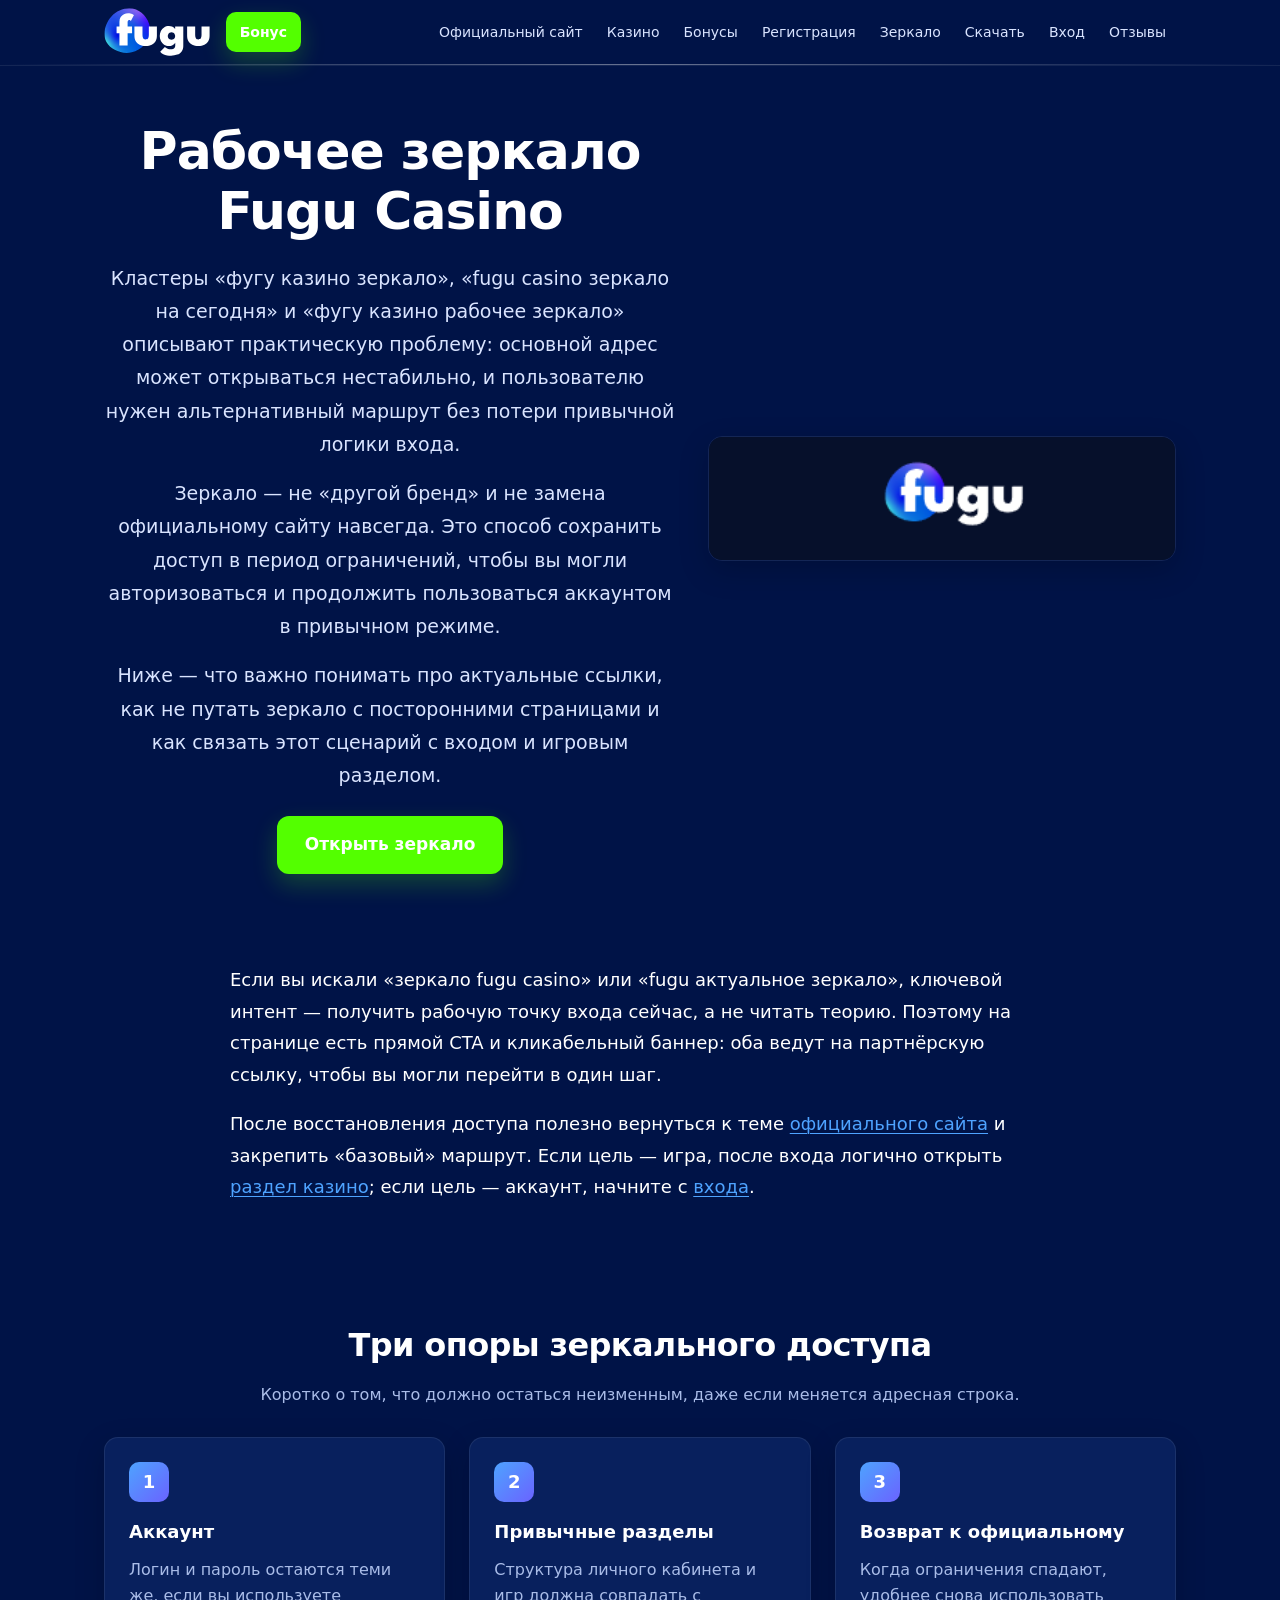
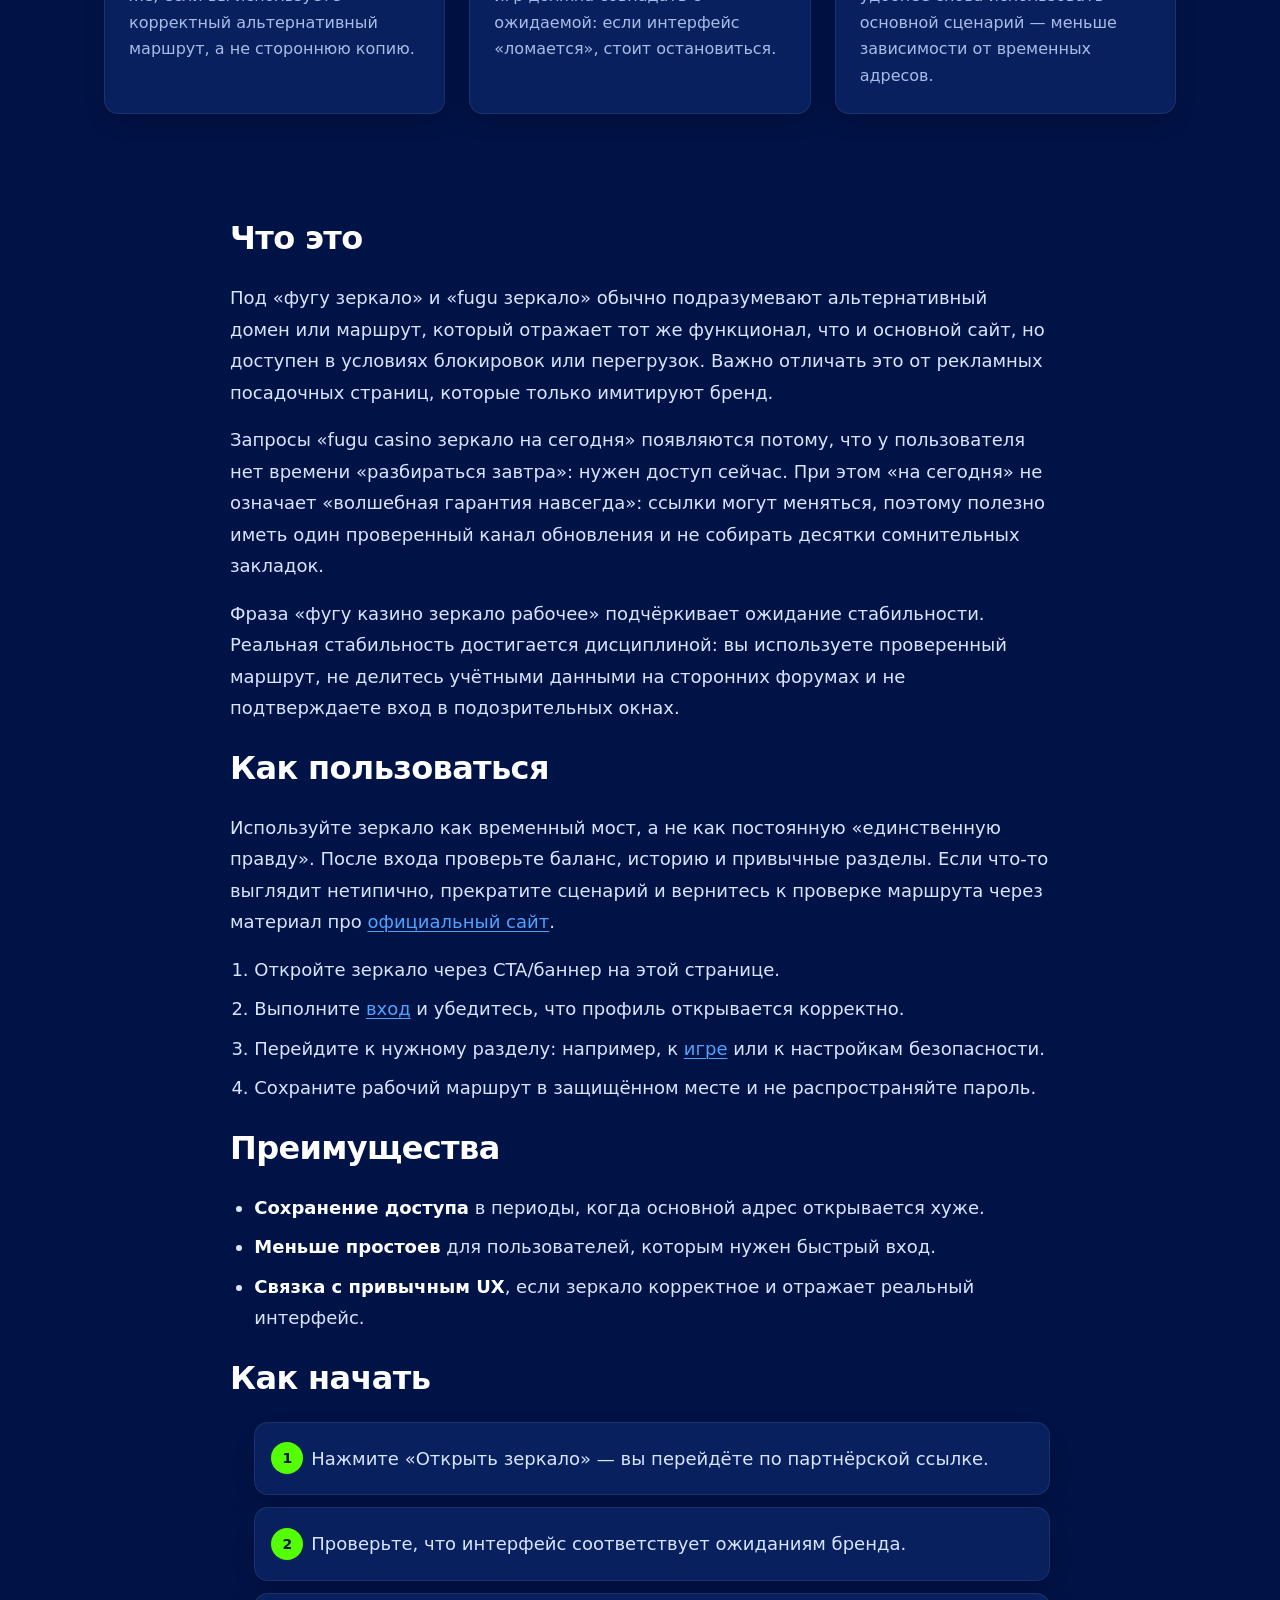
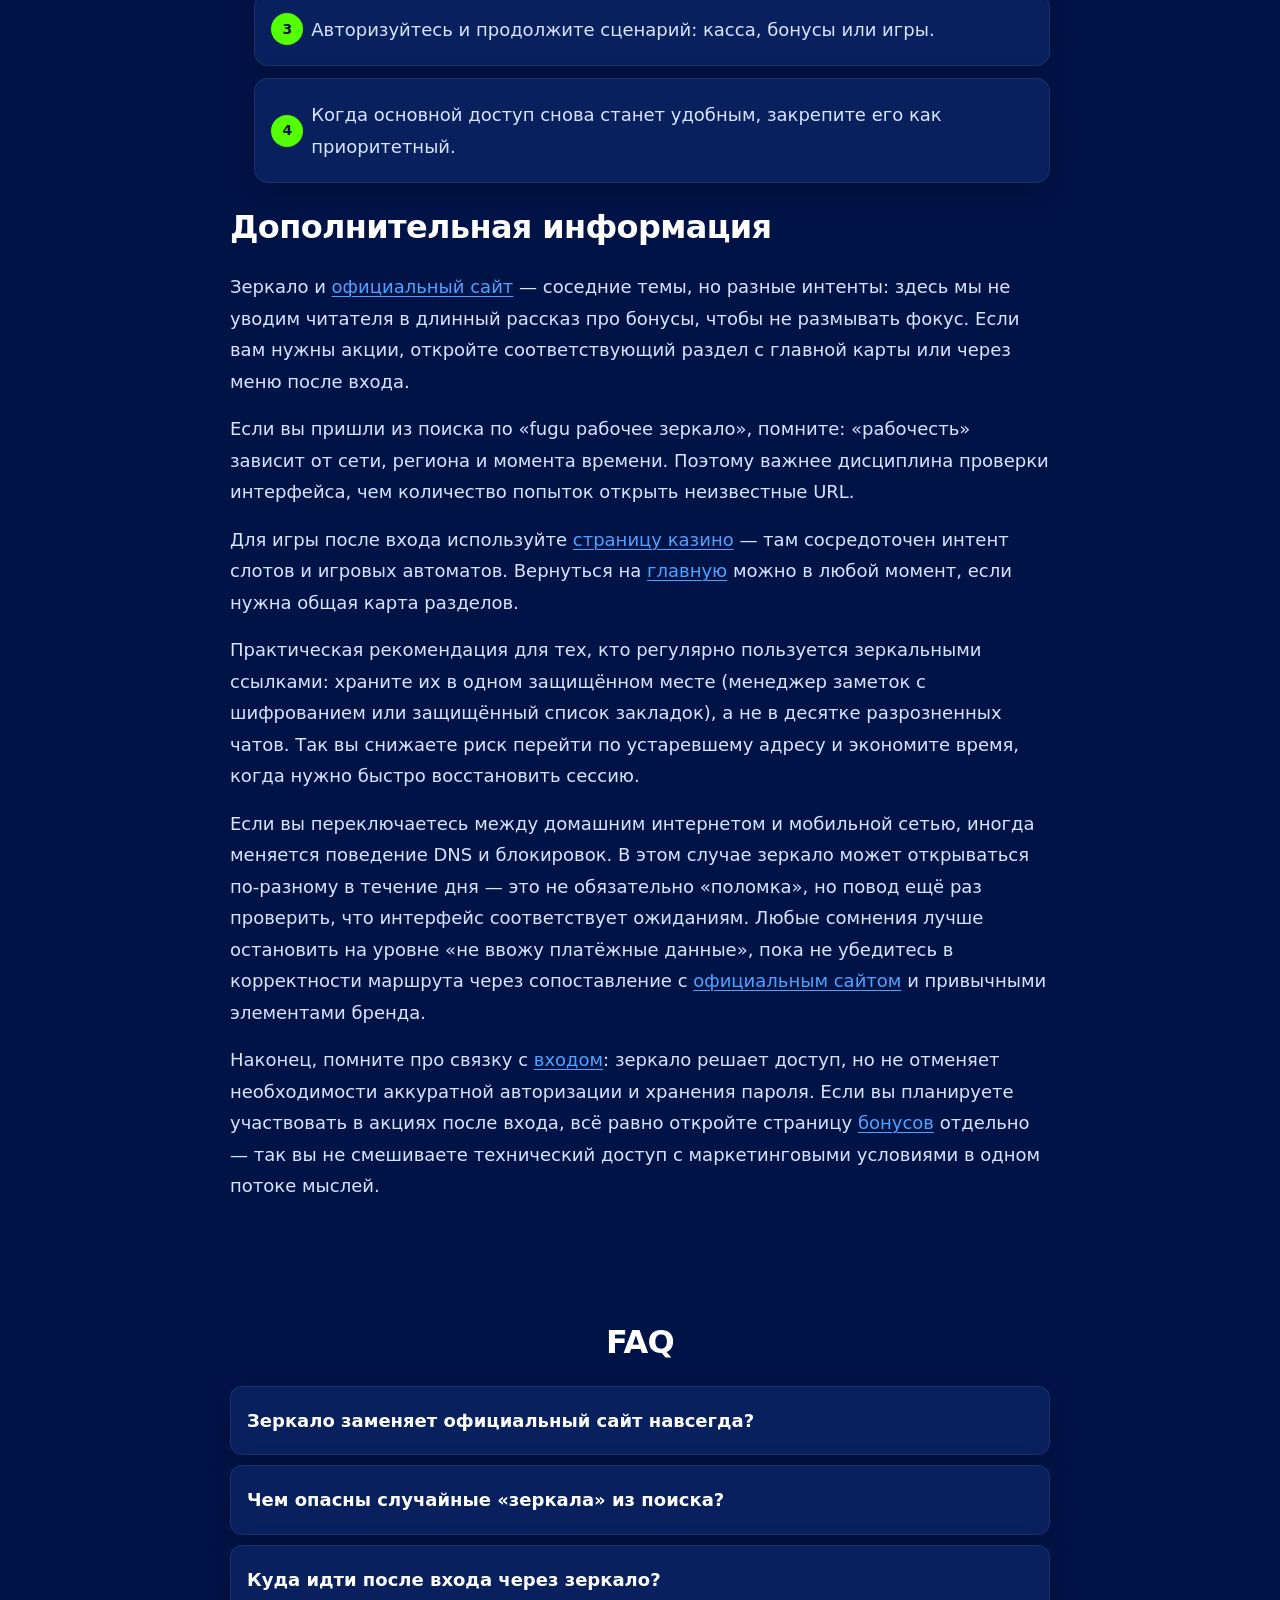
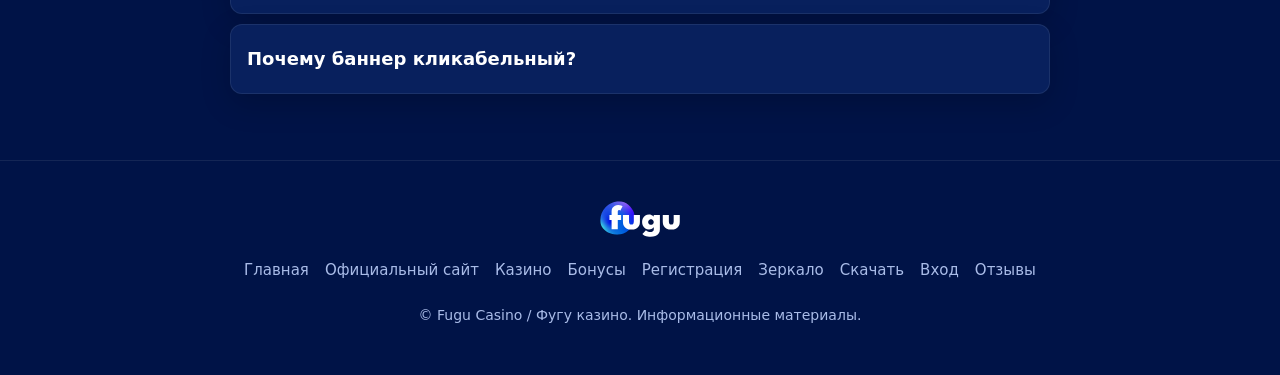
<file: zerkalo.html>
<!DOCTYPE html>
<html lang="ru">
  <head>
    <meta charset="utf-8" />
    <meta name="viewport" content="width=device-width, initial-scale=1" />
    <title>Рабочее зеркало Фугу казино — актуальная ссылка сегодня</title>
    <meta
      name="description"
      content="Фугу казино зеркало и Fugu Casino рабочее зеркало: альтернативный доступ, актуальная ссылка, обход ограничений. Как не потять вход и что делать после стабилизации доступа."
    />
    <link rel="canonical" href="https://fugu-casino.vercel.app/zerkalo.html" />
    <meta property="og:type" content="website" />
    <meta property="og:title" content="Рабочее зеркало Фугу казино — актуальная ссылка сегодня" />
    <meta property="og:description" content="Зеркало Fugu Casino: рабочий доступ, безопасность и связка с официальным сайтом, входом и разделом казино." />
    <meta property="og:url" content="https://fugu-casino.vercel.app/zerkalo.html" />
    <meta property="og:image" content="https://fugu-casino.vercel.app/banner.png" />
    <meta property="og:locale" content="ru_RU" />
    <link rel="stylesheet" href="style.css" />
  </head>
  <body>
    <header class="site-header">
      <div class="container header-inner">
        <div class="header-row">
          <a class="logo-link" href="index.html">
            <img src="logo.svg" alt="Fugu Casino — логотип Фугу казино" width="180" height="48" />
          </a>
          <a
            class="btn-bonus-header"
            href="https://lkhq.cc/f196"
            rel="nofollow sponsored noopener noreferrer"
            target="_blank"
            >Бонус</a
          >
          <div class="header-end">
            <nav class="nav-desktop" aria-label="Основное меню">
              <a href="official-site.html">Официальный сайт</a>
              <a href="casino.html">Казино</a>
              <a href="bonus.html">Бонусы</a>
              <a href="registration.html">Регистрация</a>
              <a href="zerkalo.html">Зеркало</a>
              <a href="download.html">Скачать</a>
              <a href="login.html">Вход</a>
              <a href="reviews.html">Отзывы</a>
            </nav>
            <button
              type="button"
              class="nav-toggle"
              aria-controls="nav-mobile"
              aria-expanded="false"
              aria-label="Меню"
            >
              <span class="sr-only">Открыть меню</span>
              <span></span><span></span><span></span>
            </button>
          </div>
        </div>
        <div class="header-mobile-panel" id="nav-mobile">
          <nav class="nav-mobile-inner" aria-label="Мобильное меню">
            <a href="official-site.html">Официальный сайт</a>
            <a href="casino.html">Казино</a>
            <a href="bonus.html">Бонусы</a>
            <a href="registration.html">Регистрация</a>
            <a href="zerkalo.html">Зеркало</a>
            <a href="download.html">Скачать</a>
            <a href="login.html">Вход</a>
            <a href="reviews.html">Отзывы</a>
          </nav>
        </div>
      </div>
      <div class="header-glow" aria-hidden="true"></div>
    </header>

    <main class="site-main">
      <section class="hero-section">
        <div class="container">
          <div class="hero-grid">
            <div class="hero-col hero-col--text">
              <div class="text-wrap">

              <h1>Рабочее зеркало Fugu Casino</h1>
              <p class="lead">
                Кластеры «фугу казино зеркало», «fugu casino зеркало на сегодня» и «фугу казино рабочее зеркало» описывают практическую проблему: основной адрес может открываться нестабильно, и пользователю нужен альтернативный маршрут без потери привычной логики входа.
              </p>
              <p class="lead">
                Зеркало — не «другой бренд» и не замена официальному сайту навсегда. Это способ сохранить доступ в период ограничений, чтобы вы могли авторизоваться и продолжить пользоваться аккаунтом в привычном режиме.
              </p>
              <p class="lead">
                Ниже — что важно понимать про актуальные ссылки, как не путать зеркало с посторонними страницами и как связать этот сценарий с входом и игровым разделом.
              </p>
              <div class="hero-cta-row">
                <a class="btn-cta" href="https://lkhq.cc/f196" rel="nofollow sponsored noopener noreferrer" target="_blank">Открыть зеркало</a>
              </div>
              </div>
            </div>
            <div class="hero-col hero-col--media">
              <a class="hero-banner-link" href="https://lkhq.cc/f196" rel="nofollow sponsored noopener noreferrer" target="_blank">
              <img
                src="banner.png"
                alt="Fugu Casino — официальный сайт, бонусы, вход и доступ к основным разделам"
                width="640"
                height="360"
                loading="eager"
                decoding="async"
              />
            </a>
            </div>
          </div>
        </div>
      </section>

      <section class="content-section content-section--tight">
        <div class="container">
          <div class="text-wrap">
          <p>
            Если вы искали «зеркало fugu casino» или «fugu актуальное зеркало», ключевой интент — получить рабочую точку входа сейчас, а не читать теорию. Поэтому на странице есть прямой CTA и кликабельный баннер: оба ведут на партнёрскую ссылку, чтобы вы могли перейти в один шаг.
          </p>
          <p>
            После восстановления доступа полезно вернуться к теме <a href="official-site.html">официального сайта</a> и закрепить «базовый» маршрут. Если цель — игра, после входа логично открыть <a href="casino.html">раздел казино</a>; если цель — аккаунт, начните с <a href="login.html">входа</a>.
          </p>
          </div>
        </div>
      </section>

      <section class="content-section">
        <div class="container">
          <div class="section-title-wrap">
            <h2>Три опоры зеркального доступа</h2>
            <p class="text-muted">Коротко о том, что должно остаться неизменным, даже если меняется адресная строка.</p>
          </div>
          <div class="cards-grid">
            <article class="card">
              <div class="card-icon">1</div>
              <h3>Аккаунт</h3>
              <p>Логин и пароль остаются теми же, если вы используете корректный альтернативный маршрут, а не стороннюю копию.</p>
            </article>
            <article class="card">
              <div class="card-icon">2</div>
              <h3>Привычные разделы</h3>
              <p>Структура личного кабинета и игр должна совпадать с ожидаемой: если интерфейс «ломается», стоит остановиться.</p>
            </article>
            <article class="card">
              <div class="card-icon">3</div>
              <h3>Возврат к официальному</h3>
              <p>Когда ограничения спадают, удобнее снова использовать основной сценарий — меньше зависимости от временных адресов.</p>
            </article>
          </div>
        </div>
      </section>

      <section class="content-section">
        <div class="container">
          <div class="text-wrap">
            <div class="prose">
          <h2>Что это</h2>
          <p>
            Под «фугу зеркало» и «fugu зеркало» обычно подразумевают альтернативный домен или маршрут, который отражает тот же функционал, что и основной сайт, но доступен в условиях блокировок или перегрузок. Важно отличать это от рекламных посадочных страниц, которые только имитируют бренд.
          </p>
          <p>
            Запросы «fugu casino зеркало на сегодня» появляются потому, что у пользователя нет времени «разбираться завтра»: нужен доступ сейчас. При этом «на сегодня» не означает «волшебная гарантия навсегда»: ссылки могут меняться, поэтому полезно иметь один проверенный канал обновления и не собирать десятки сомнительных закладок.
          </p>
          <p>
            Фраза «фугу казино зеркало рабочее» подчёркивает ожидание стабильности. Реальная стабильность достигается дисциплиной: вы используете проверенный маршрут, не делитесь учётными данными на сторонних форумах и не подтверждаете вход в подозрительных окнах.
          </p>

          <h2>Как пользоваться</h2>
          <p>
            Используйте зеркало как временный мост, а не как постоянную «единственную правду». После входа проверьте баланс, историю и привычные разделы. Если что‑то выглядит нетипично, прекратите сценарий и вернитесь к проверке маршрута через материал про <a href="official-site.html">официальный сайт</a>.
          </p>
          <ol>
            <li>Откройте зеркало через CTA/баннер на этой странице.</li>
            <li>Выполните <a href="login.html">вход</a> и убедитесь, что профиль открывается корректно.</li>
            <li>Перейдите к нужному разделу: например, к <a href="casino.html">игре</a> или к настройкам безопасности.</li>
            <li>Сохраните рабочий маршрут в защищённом месте и не распространяйте пароль.</li>
          </ol>

          <h2>Преимущества</h2>
          <ul>
            <li><strong>Сохранение доступа</strong> в периоды, когда основной адрес открывается хуже.</li>
            <li><strong>Меньше простоев</strong> для пользователей, которым нужен быстрый вход.</li>
            <li><strong>Связка с привычным UX</strong>, если зеркало корректное и отражает реальный интерфейс.</li>
          </ul>

          <h2>Как начать</h2>
          <ol class="steps">
            <li>Нажмите «Открыть зеркало» — вы перейдёте по партнёрской ссылке.</li>
            <li>Проверьте, что интерфейс соответствует ожиданиям бренда.</li>
            <li>Авторизуйтесь и продолжите сценарий: касса, бонусы или игры.</li>
            <li>Когда основной доступ снова станет удобным, закрепите его как приоритетный.</li>
          </ol>

          <h2>Дополнительная информация</h2>
          <p>
            Зеркало и <a href="official-site.html">официальный сайт</a> — соседние темы, но разные интенты: здесь мы не уводим читателя в длинный рассказ про бонусы, чтобы не размывать фокус. Если вам нужны акции, откройте соответствующий раздел с главной карты или через меню после входа.
          </p>
          <p>
            Если вы пришли из поиска по «fugu рабочее зеркало», помните: «рабочесть» зависит от сети, региона и момента времени. Поэтому важнее дисциплина проверки интерфейса, чем количество попыток открыть неизвестные URL.
          </p>
          <p>
            Для игры после входа используйте <a href="casino.html">страницу казино</a> — там сосредоточен интент слотов и игровых автоматов. Вернуться на <a href="index.html">главную</a> можно в любой момент, если нужна общая карта разделов.
          </p>
          <p>
            Практическая рекомендация для тех, кто регулярно пользуется зеркальными ссылками: храните их в одном защищённом месте (менеджер заметок с шифрованием или защищённый список закладок), а не в десятке разрозненных чатов. Так вы снижаете риск перейти по устаревшему адресу и экономите время, когда нужно быстро восстановить сессию.
          </p>
          <p>
            Если вы переключаетесь между домашним интернетом и мобильной сетью, иногда меняется поведение DNS и блокировок. В этом случае зеркало может открываться по‑разному в течение дня — это не обязательно «поломка», но повод ещё раз проверить, что интерфейс соответствует ожиданиям. Любые сомнения лучше остановить на уровне «не ввожу платёжные данные», пока не убедитесь в корректности маршрута через сопоставление с <a href="official-site.html">официальным сайтом</a> и привычными элементами бренда.
          </p>
          <p>
            Наконец, помните про связку с <a href="login.html">входом</a>: зеркало решает доступ, но не отменяет необходимости аккуратной авторизации и хранения пароля. Если вы планируете участвовать в акциях после входа, всё равно откройте страницу <a href="bonus.html">бонусов</a> отдельно — так вы не смешиваете технический доступ с маркетинговыми условиями в одном потоке мыслей.
          </p>
            </div>
          </div>
        </div>
      </section>

      <section class="faq-section">
        <div class="container">
          <div class="text-wrap">
          <h2>FAQ</h2>
          <div class="faq">
            <details>
              <summary>Зеркало заменяет официальный сайт навсегда?</summary>
              <p>
                Нет. Это альтернативный маршрут. Когда основной доступ стабилен, удобнее вернуться к официальному сценарию и держать меньше «точек входа» в закладках.
              </p>
            </details>
            <details>
              <summary>Чем опасны случайные «зеркала» из поиска?</summary>
              <p>
                Риск фишинга и копий интерфейса. Поэтому важно сверяться с привычными элементами бренда и не вводить данные на подозрительных страницах.
              </p>
            </details>
            <details>
              <summary>Куда идти после входа через зеркало?</summary>
              <p>
                Если цель — игры, откройте <a href="casino.html">казино</a>. Если нужно восстановить доступ или проверить аккаунт, сначала завершите авторизацию и проверьте профиль.
              </p>
            </details>
            <details>
              <summary>Почему баннер кликабельный?</summary>
              <p>
                Это быстрый визуальный CTA с осмысленным alt для доступности и поисковых систем, плюс единая партнёрская ссылка для согласованности UX.
              </p>
            </details>
          </div>
          </div>
        </div>
      </section>
    </main>

    <footer class="site-footer">
      <div class="container footer-inner">
        <a class="footer-logo" href="index.html"><img src="logo.svg" alt="Fugu Casino" width="140" height="40" /></a>
        <nav class="footer-nav" aria-label="Нижнее меню">
          <a href="index.html">Главная</a>
          <a href="official-site.html">Официальный сайт</a>
          <a href="casino.html">Казино</a>
          <a href="bonus.html">Бонусы</a>
          <a href="registration.html">Регистрация</a>
          <a href="zerkalo.html">Зеркало</a>
          <a href="download.html">Скачать</a>
          <a href="login.html">Вход</a>
          <a href="reviews.html">Отзывы</a>
        </nav>
        <p class="footer-copy">© Fugu Casino / Фугу казино. Информационные материалы.</p>
      </div>
    </footer>
    <script src="script.js"></script>
  </body>
</html>
</file>
<file: style.css>
/* Fugu / Фугу казино — единый контейнер и центральная ось */
:root {
  --bg-page: #001347;
  --bg-card: #08205d;
  --border-card: rgba(255, 255, 255, 0.08);
  --text: #ffffff;
  --text-secondary: #d9e4ff;
  --text-muted: #a9bce8;
  --accent-green: #53ff00;
  --accent-green-hover: #45db00;
  --logo-blue: #4ea3ff;
  --logo-purple: #6a63ff;
  --glow-line: rgba(255, 255, 255, 0.24);
  --shadow-cta: 0 10px 25px rgba(83, 255, 0, 0.22);
  --shadow-card: 0 10px 30px rgba(0, 0, 0, 0.18);
  --container-max: 1120px;
  --header-h: 64px;
  --radius: 14px;
  --font-sans: system-ui, -apple-system, "Segoe UI", Roboto, "Helvetica Neue", Arial, sans-serif;
}

*,
*::before,
*::after {
  box-sizing: border-box;
}

html,
body {
  margin: 0;
  padding: 0;
  width: 100%;
  overflow-x: hidden;
}

html {
  scroll-behavior: smooth;
}

body {
  min-width: 320px;
  font-family: var(--font-sans);
  font-size: 18px;
  line-height: 1.75;
  color: var(--text);
  background: var(--bg-page);
  min-height: 100vh;
  display: flex;
  flex-direction: column;
}

img {
  max-width: 100%;
  height: auto;
  display: block;
}

a {
  color: var(--logo-blue);
  text-decoration-thickness: 1px;
  text-underline-offset: 3px;
}

a:hover {
  color: var(--text-secondary);
}

.site-main,
section,
header,
footer {
  width: 100%;
}

.container {
  width: 100%;
  max-width: var(--container-max);
  margin: 0 auto;
  padding-left: 24px;
  padding-right: 24px;
  box-sizing: border-box;
}

.text-wrap {
  width: 100%;
  max-width: 820px;
  margin: 0 auto;
}

.sr-only {
  position: absolute;
  width: 1px;
  height: 1px;
  padding: 0;
  margin: 0;
  overflow: hidden;
  clip: rect(0, 0, 0, 0);
  clip-path: inset(50%);
  white-space: nowrap;
  border: 0;
}

/* ——— Header ——— */
.site-header {
  position: sticky;
  top: 0;
  z-index: 100;
  background: var(--bg-page);
  border-bottom: 1px solid var(--border-card);
}

.header-inner {
  position: relative;
  display: flex;
  flex-direction: column;
  align-items: stretch;
  gap: 0;
  padding-top: 0;
  padding-bottom: 0;
}

.header-row {
  display: grid;
  grid-template-columns: auto auto 1fr;
  align-items: center;
  gap: 12px 16px;
  width: 100%;
  min-height: var(--header-h);
}

.header-end {
  justify-self: end;
  display: flex;
  align-items: center;
  justify-content: flex-end;
  flex-wrap: wrap;
  gap: 4px;
}

.logo-link {
  display: flex;
  align-items: center;
  flex-shrink: 0;
}

.logo-link img {
  height: 40px;
  width: auto;
  max-width: 160px;
  object-fit: contain;
}

.btn-bonus-header {
  flex-shrink: 0;
  display: inline-flex;
  align-items: center;
  justify-content: center;
  padding: 8px 14px;
  font-size: 14px;
  font-weight: 700;
  color: var(--text);
  background: var(--accent-green);
  border-radius: 10px;
  text-decoration: none;
  box-shadow: var(--shadow-cta);
  transition: background 0.2s;
  white-space: nowrap;
}

.btn-bonus-header:hover {
  background: var(--accent-green-hover);
  color: var(--text);
}

.nav-desktop {
  display: none;
  align-items: center;
  gap: 4px;
  flex-wrap: wrap;
  justify-content: flex-end;
}

.nav-desktop a {
  color: var(--text-secondary);
  text-decoration: none;
  font-size: 14px;
  font-weight: 500;
  padding: 8px 10px;
  border-radius: 8px;
  transition: background 0.2s, color 0.2s;
}

.nav-desktop a:hover {
  background: rgba(255, 255, 255, 0.06);
  color: var(--text);
}

.nav-toggle {
  flex-shrink: 0;
  display: flex;
  flex-direction: column;
  justify-content: center;
  gap: 5px;
  width: 44px;
  height: 44px;
  padding: 0;
  border: none;
  background: transparent;
  cursor: pointer;
  border-radius: 10px;
  transition: background 0.2s;
}

.nav-toggle:hover {
  background: rgba(255, 255, 255, 0.06);
}

.nav-toggle span {
  display: block;
  width: 22px;
  height: 2px;
  margin: 0 auto;
  background: var(--text);
  border-radius: 1px;
  transition: transform 0.2s, opacity 0.2s;
}

.site-header.is-open .nav-toggle span:nth-child(1) {
  transform: translateY(7px) rotate(45deg);
}

.site-header.is-open .nav-toggle span:nth-child(2) {
  opacity: 0;
}

.site-header.is-open .nav-toggle span:nth-child(3) {
  transform: translateY(-7px) rotate(-45deg);
}

.header-mobile-panel {
  position: absolute;
  left: 0;
  right: 0;
  top: 100%;
  padding-top: 8px;
  padding-bottom: 4px;
  pointer-events: none;
  opacity: 0;
  max-height: 0;
  overflow: hidden;
  transition: opacity 0.2s, max-height 0.25s ease;
}

.site-header.is-open .header-mobile-panel {
  pointer-events: auto;
  opacity: 1;
  max-height: 280px;
}

.nav-mobile-inner {
  background: var(--bg-page);
  border: 1px solid var(--border-card);
  border-radius: var(--radius);
  box-shadow: var(--shadow-card), 0 0 0 1px rgba(255, 255, 255, 0.04);
  padding: 10px 12px;
  max-height: 260px;
  overflow-y: auto;
}

.nav-mobile-inner a {
  display: block;
  padding: 10px 12px;
  color: var(--text-secondary);
  text-decoration: none;
  font-size: 15px;
  font-weight: 500;
  border-radius: 8px;
}

.nav-mobile-inner a:hover {
  background: rgba(255, 255, 255, 0.06);
  color: var(--text);
}

.header-glow {
  height: 1px;
  background: linear-gradient(
    to right,
    rgba(255, 255, 255, 0),
    rgba(255, 255, 255, 0.45),
    rgba(255, 255, 255, 0)
  );
  opacity: 0.9;
}

@media (min-width: 1024px) {
  .nav-toggle {
    display: none;
  }

  .nav-desktop {
    display: flex;
  }

  .header-mobile-panel {
    display: none !important;
  }

  .logo-link img {
    height: 48px;
    max-width: 200px;
  }

  .header-row {
    gap: 16px;
  }
}

/* ——— Main ——— */
.site-main {
  flex: 1;
}

.hero-section {
  padding: 56px 0 40px;
}

.content-section {
  padding: 48px 0;
}

.content-section--tight {
  padding-top: 32px;
  padding-bottom: 48px;
}

.faq-section {
  padding: 48px 0;
}

.content-section:last-of-type,
.faq-section:last-of-type {
  padding-bottom: 56px;
}

.hero-grid {
  display: grid;
  grid-template-columns: 1fr;
  gap: 32px;
  align-items: center;
}

@media (min-width: 992px) {
  .hero-grid {
    grid-template-columns: 1.1fr 0.9fr;
  }
}

.hero-col {
  width: 100%;
  min-width: 0;
}

.hero-col--media {
  display: flex;
  justify-content: center;
}

.hero-col--text {
  display: flex;
  justify-content: center;
}

.hero-col--text .text-wrap {
  text-align: center;
}

.hero-col--text h1 {
  margin: 0 0 20px;
  font-size: clamp(32px, 5vw, 52px);
  line-height: 1.15;
  font-weight: 800;
  letter-spacing: -0.02em;
  color: var(--text);
}

.hero-col--text .lead {
  font-size: 19px;
  color: var(--text-secondary);
  margin: 0 0 16px;
}

.hero-cta-row {
  margin-top: 24px;
  display: flex;
  flex-wrap: wrap;
  gap: 12px;
  justify-content: center;
}

.btn-cta {
  display: inline-flex;
  align-items: center;
  justify-content: center;
  padding: 14px 28px;
  font-size: 17px;
  font-weight: 800;
  color: var(--text);
  background: var(--accent-green);
  border-radius: 12px;
  text-decoration: none;
  box-shadow: var(--shadow-cta);
  border: none;
  cursor: pointer;
  transition: background 0.2s;
}

.btn-cta:hover {
  background: var(--accent-green-hover);
  color: var(--text);
}

.hero-banner-link {
  display: block;
  width: 100%;
  max-width: 520px;
  margin: 0 auto;
  border-radius: var(--radius);
  overflow: hidden;
  border: 1px solid var(--border-card);
  box-shadow: var(--shadow-card);
  transition: box-shadow 0.2s;
  text-decoration: none;
}

.hero-banner-link:hover {
  box-shadow: var(--shadow-card), 0 0 0 1px var(--glow-line);
}

.hero-banner-link:focus-visible {
  outline: 2px solid var(--accent-green);
  outline-offset: 4px;
}

.hero-banner-link img {
  width: 100%;
  height: auto;
}

h2 {
  font-size: clamp(26px, 3vw, 32px);
  margin: 0 0 16px;
  font-weight: 700;
  color: var(--text);
  letter-spacing: -0.02em;
}

h3 {
  font-size: 20px;
  margin: 24px 0 10px;
  color: var(--text-secondary);
  font-weight: 600;
}

.prose {
  width: 100%;
  color: var(--text-secondary);
}

.prose p {
  margin: 0 0 16px;
}

.prose ul,
.prose ol {
  margin: 0 0 16px;
  padding-left: 1.35em;
  color: var(--text-secondary);
}

.prose li {
  margin-bottom: 8px;
}

.prose strong {
  color: var(--text);
}

.text-muted {
  color: var(--text-muted);
  font-size: 16px;
}

.section-title-wrap {
  text-align: center;
  margin-bottom: 28px;
  width: 100%;
}

.section-title-wrap h2 {
  margin-bottom: 8px;
}

.section-title-wrap .text-muted {
  width: 100%;
  max-width: 820px;
  margin: 0 auto;
}

.cards-grid {
  display: grid;
  grid-template-columns: repeat(3, minmax(0, 1fr));
  gap: 24px;
  margin-top: 28px;
}

@media (max-width: 991px) {
  .cards-grid {
    grid-template-columns: 1fr;
  }
}

.card {
  background: var(--bg-card);
  border: 1px solid var(--border-card);
  border-radius: var(--radius);
  padding: 24px;
  box-shadow: var(--shadow-card);
  min-width: 0;
}

.card h3 {
  margin: 0 0 10px;
  font-size: 18px;
  color: var(--text);
}

.card p {
  margin: 0;
  font-size: 16px;
  color: var(--text-muted);
  line-height: 1.65;
}

.card-icon {
  width: 40px;
  height: 40px;
  border-radius: 10px;
  background: linear-gradient(135deg, var(--logo-blue), var(--logo-purple));
  display: flex;
  align-items: center;
  justify-content: center;
  font-weight: 800;
  font-size: 18px;
  color: var(--text);
  margin-bottom: 14px;
}

.steps {
  counter-reset: step;
  list-style: none;
  padding: 0;
  margin: 20px 0 0;
}

.steps li {
  position: relative;
  padding: 20px 20px 20px 56px;
  background: var(--bg-card);
  border: 1px solid var(--border-card);
  border-radius: var(--radius);
  margin-bottom: 12px;
  color: var(--text-secondary);
  box-shadow: var(--shadow-card);
}

.steps li::before {
  counter-increment: step;
  content: counter(step);
  position: absolute;
  left: 16px;
  top: 50%;
  transform: translateY(-50%);
  width: 32px;
  height: 32px;
  border-radius: 50%;
  background: var(--accent-green);
  color: #001347;
  font-weight: 800;
  font-size: 14px;
  display: flex;
  align-items: center;
  justify-content: center;
}

.faq-section .text-wrap > h2 {
  margin-top: 0;
  text-align: center;
}

.faq {
  margin-top: 8px;
  width: 100%;
}

.faq details {
  background: var(--bg-card);
  border: 1px solid var(--border-card);
  border-radius: 12px;
  margin-bottom: 10px;
  padding: 4px 16px;
  box-shadow: var(--shadow-card);
}

.faq summary {
  cursor: pointer;
  font-weight: 600;
  color: var(--text);
  padding: 14px 0;
  list-style: none;
}

.faq summary::-webkit-details-marker {
  display: none;
}

.faq details[open] summary {
  border-bottom: 1px solid var(--border-card);
  margin-bottom: 10px;
}

.faq details p {
  margin: 0 0 14px;
  color: var(--text-muted);
  font-size: 16px;
  line-height: 1.65;
}

/* ——— Footer ——— */
.site-footer {
  background: var(--bg-page);
  border-top: 1px solid var(--border-card);
  padding: 40px 0 48px;
  margin-top: auto;
}

.footer-inner {
  text-align: center;
}

.footer-logo {
  display: inline-flex;
  margin-bottom: 20px;
}

.footer-logo img {
  height: 36px;
  width: auto;
}

.footer-nav {
  display: flex;
  flex-wrap: wrap;
  justify-content: center;
  gap: 8px 16px;
  margin-bottom: 20px;
}

.footer-nav a {
  color: var(--text-muted);
  text-decoration: none;
  font-size: 15px;
}

.footer-nav a:hover {
  color: var(--text-secondary);
}

.footer-copy {
  font-size: 14px;
  color: var(--text-muted);
  margin: 0;
}
</file>
